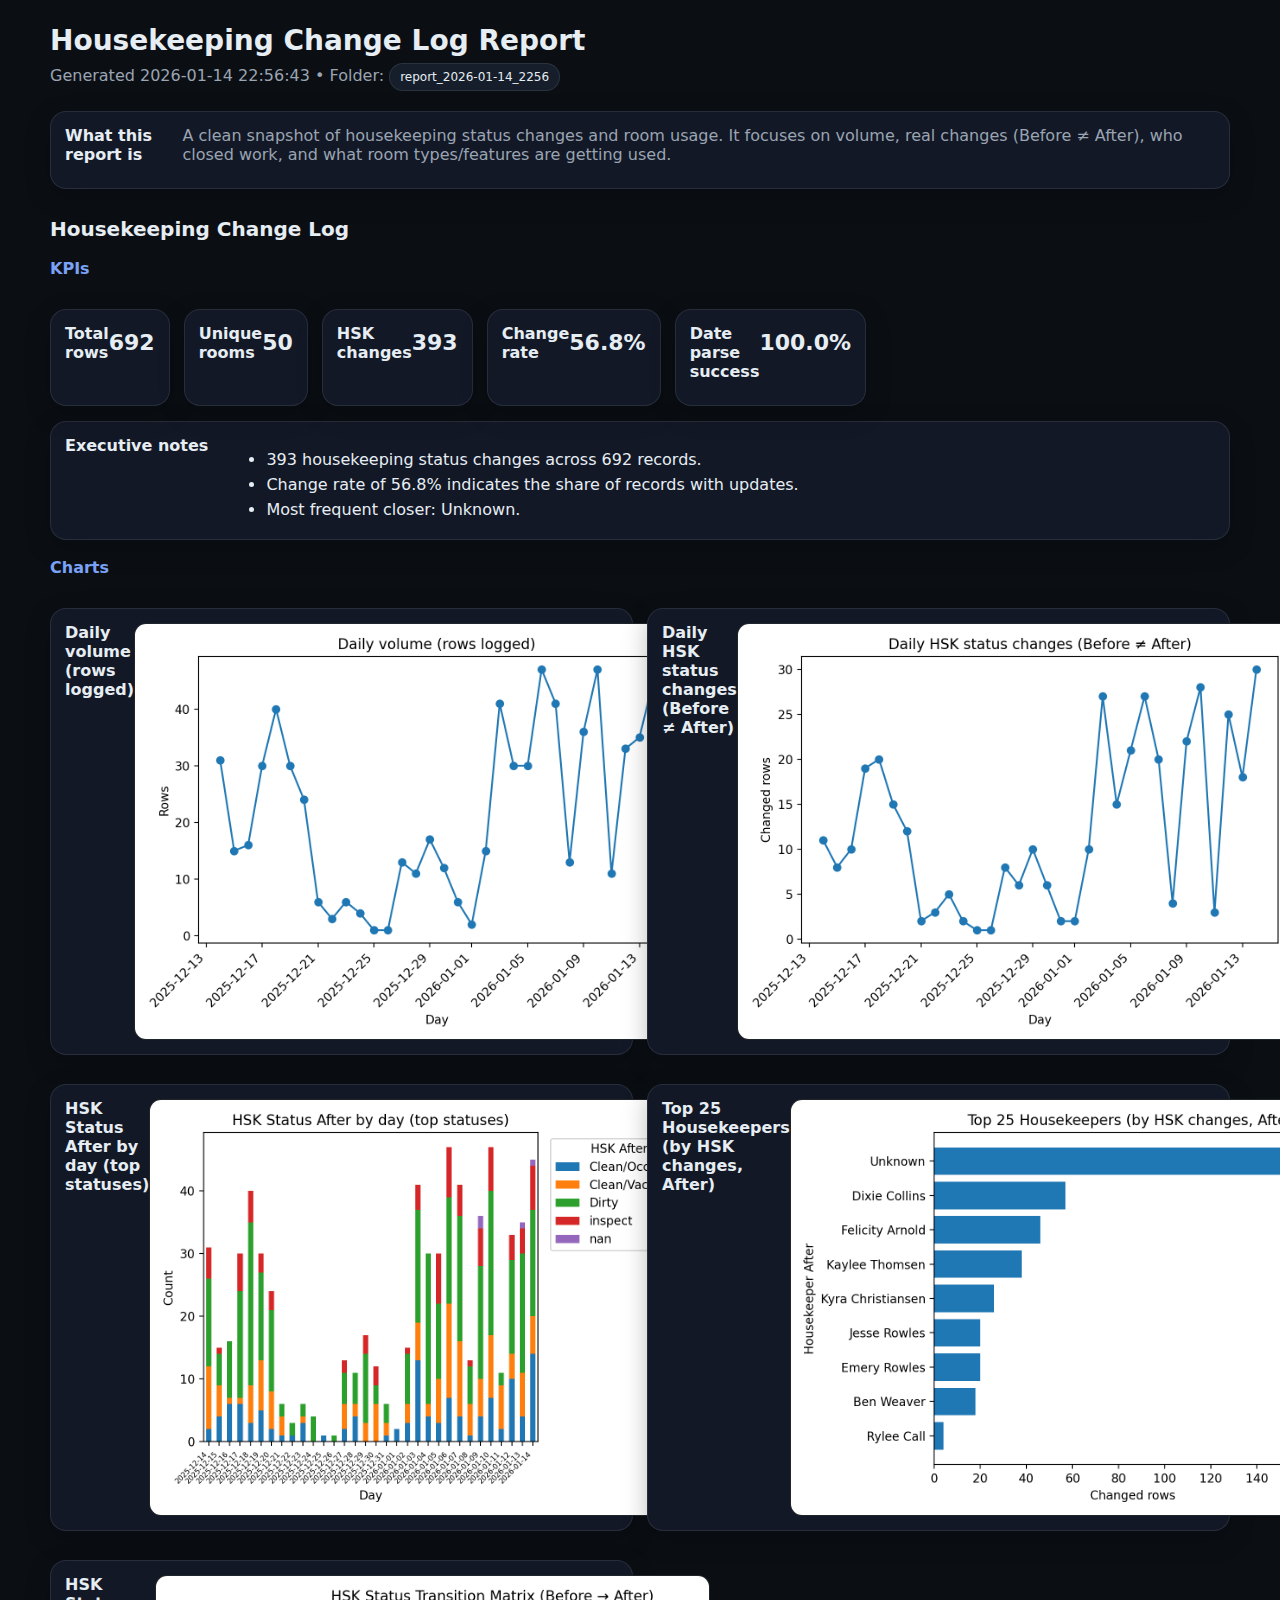
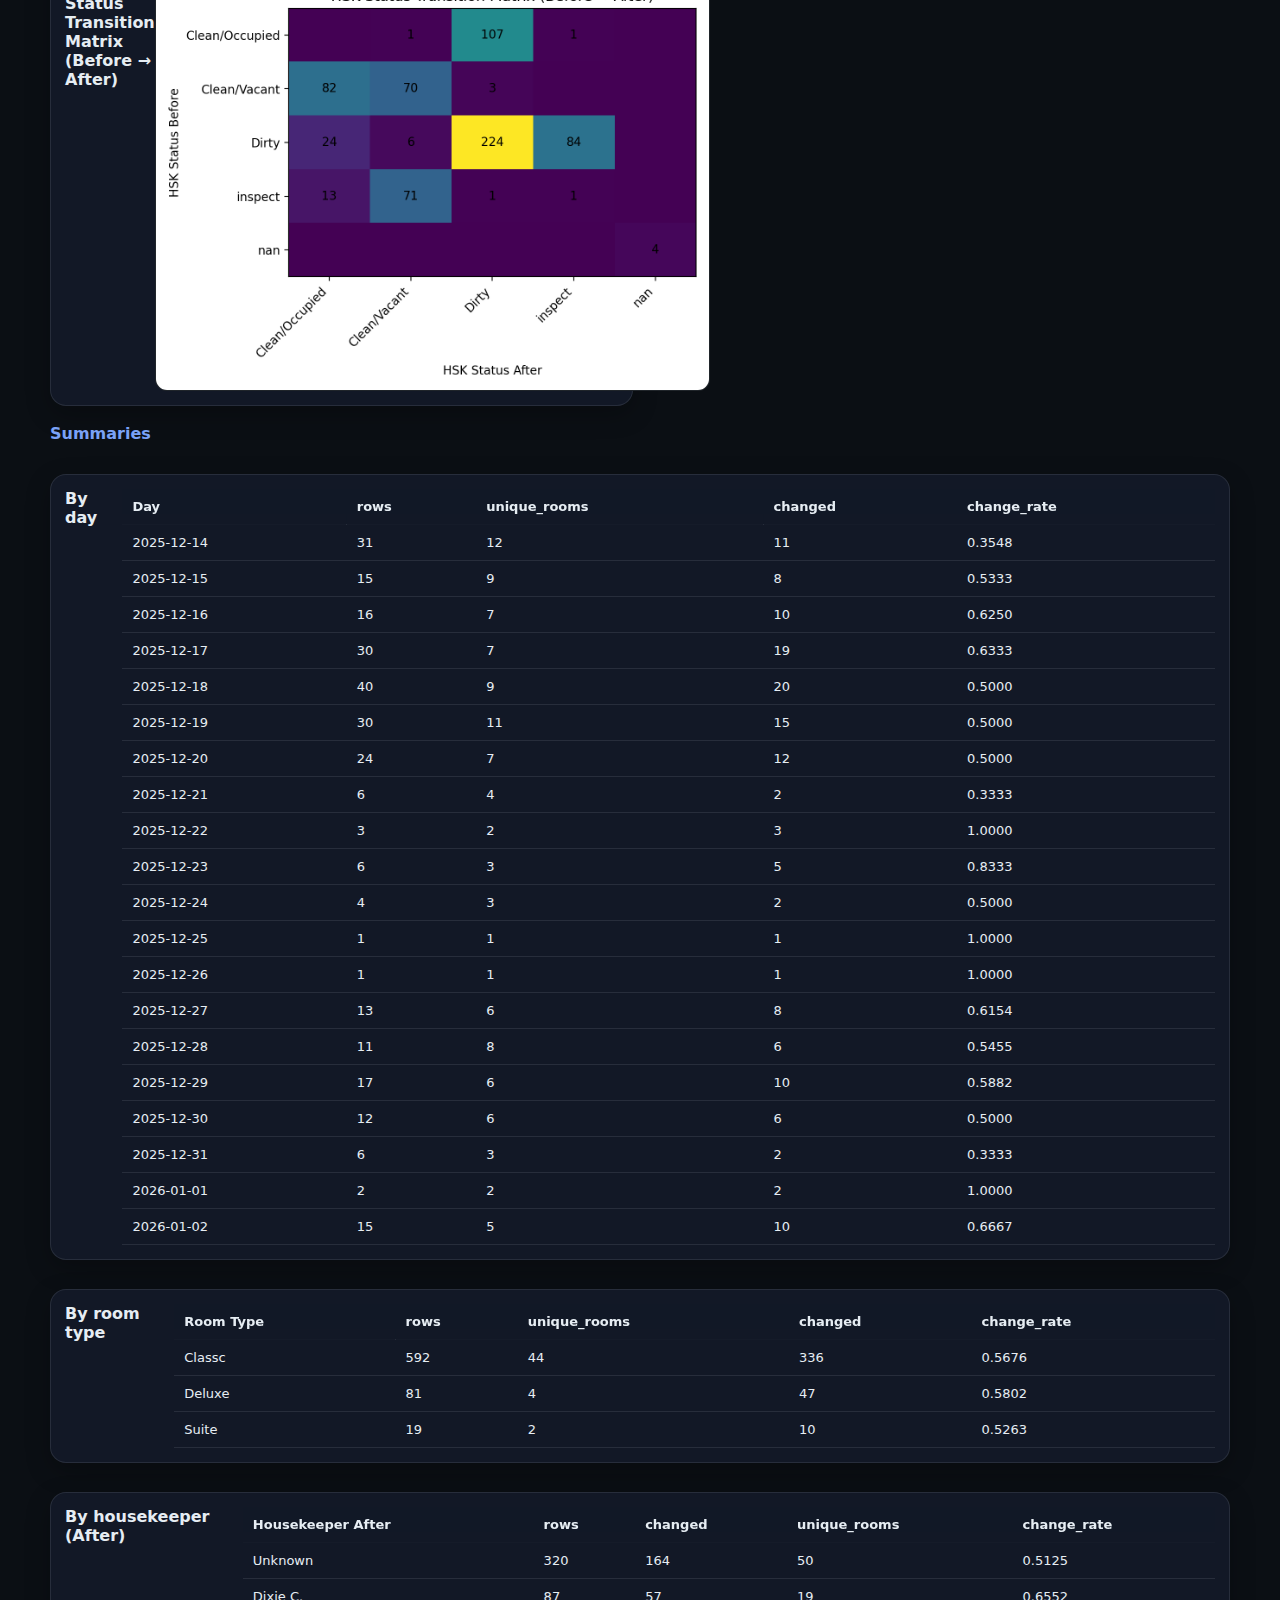
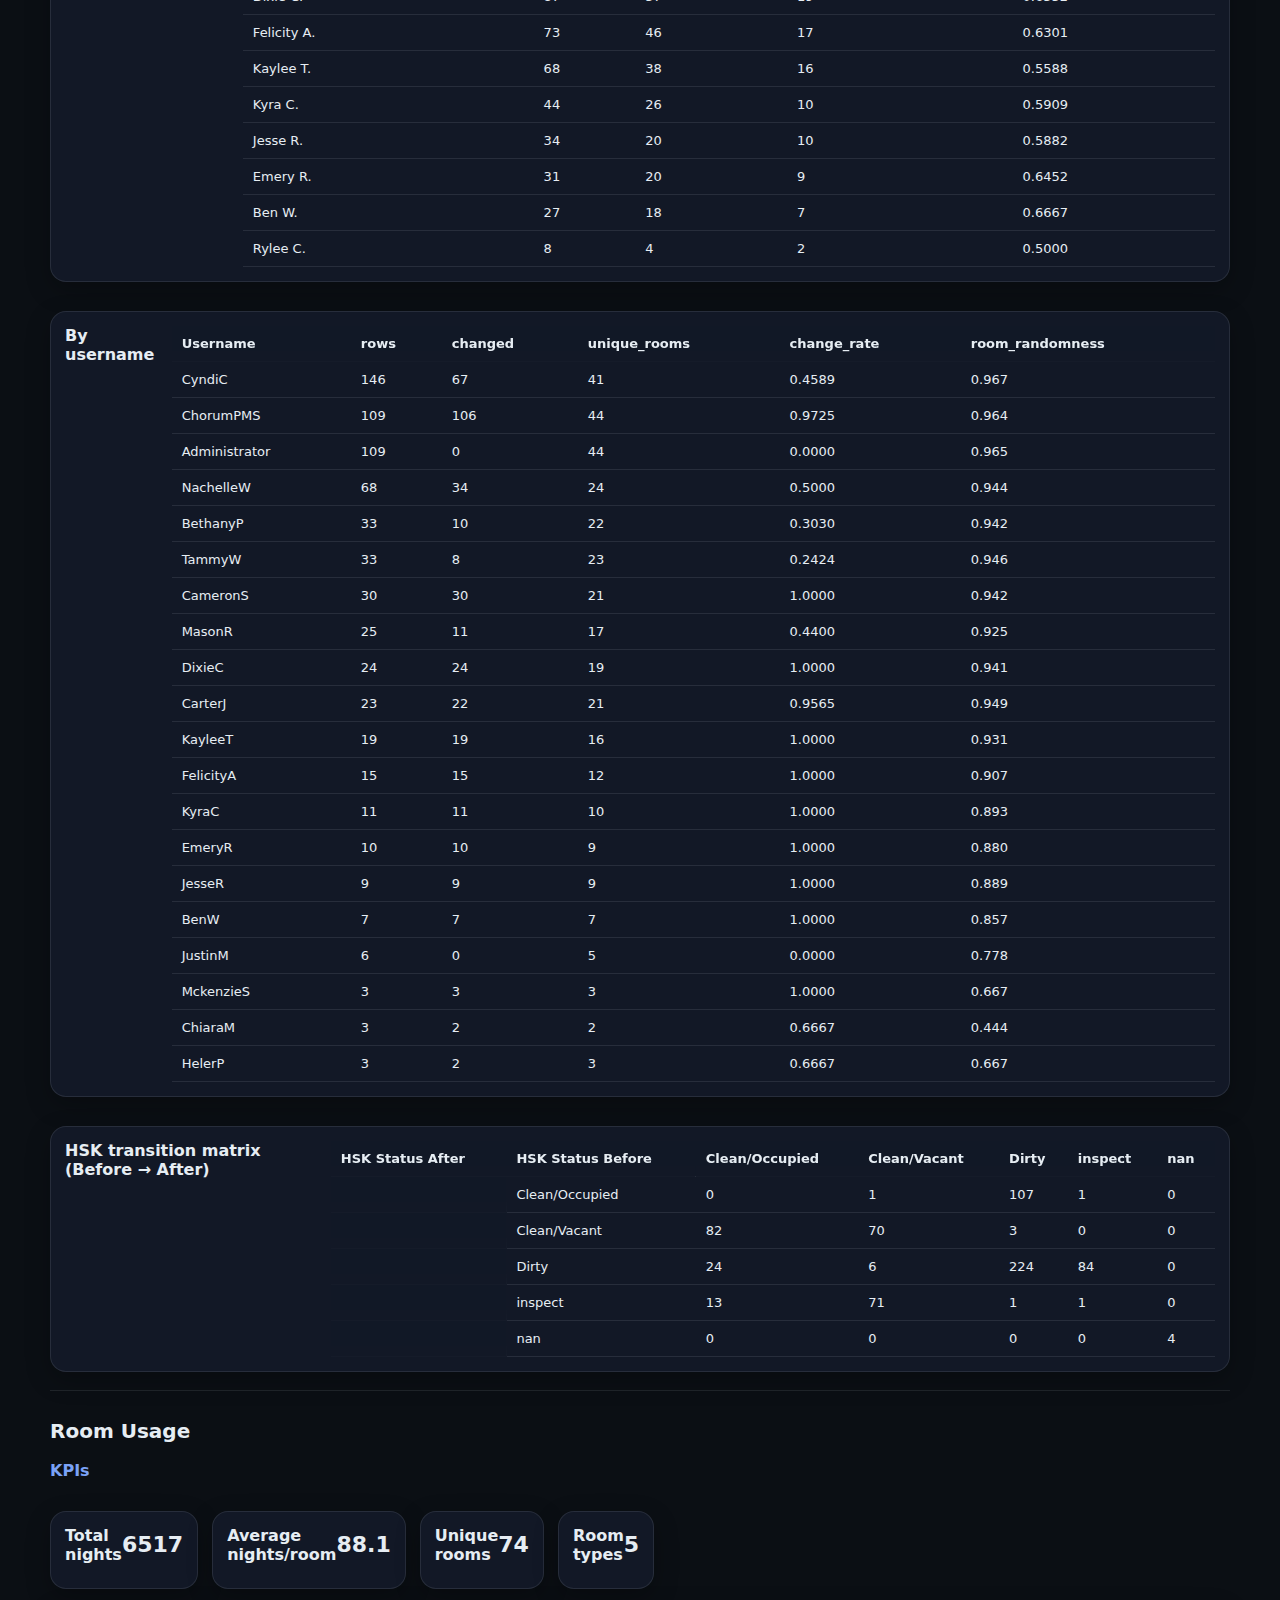
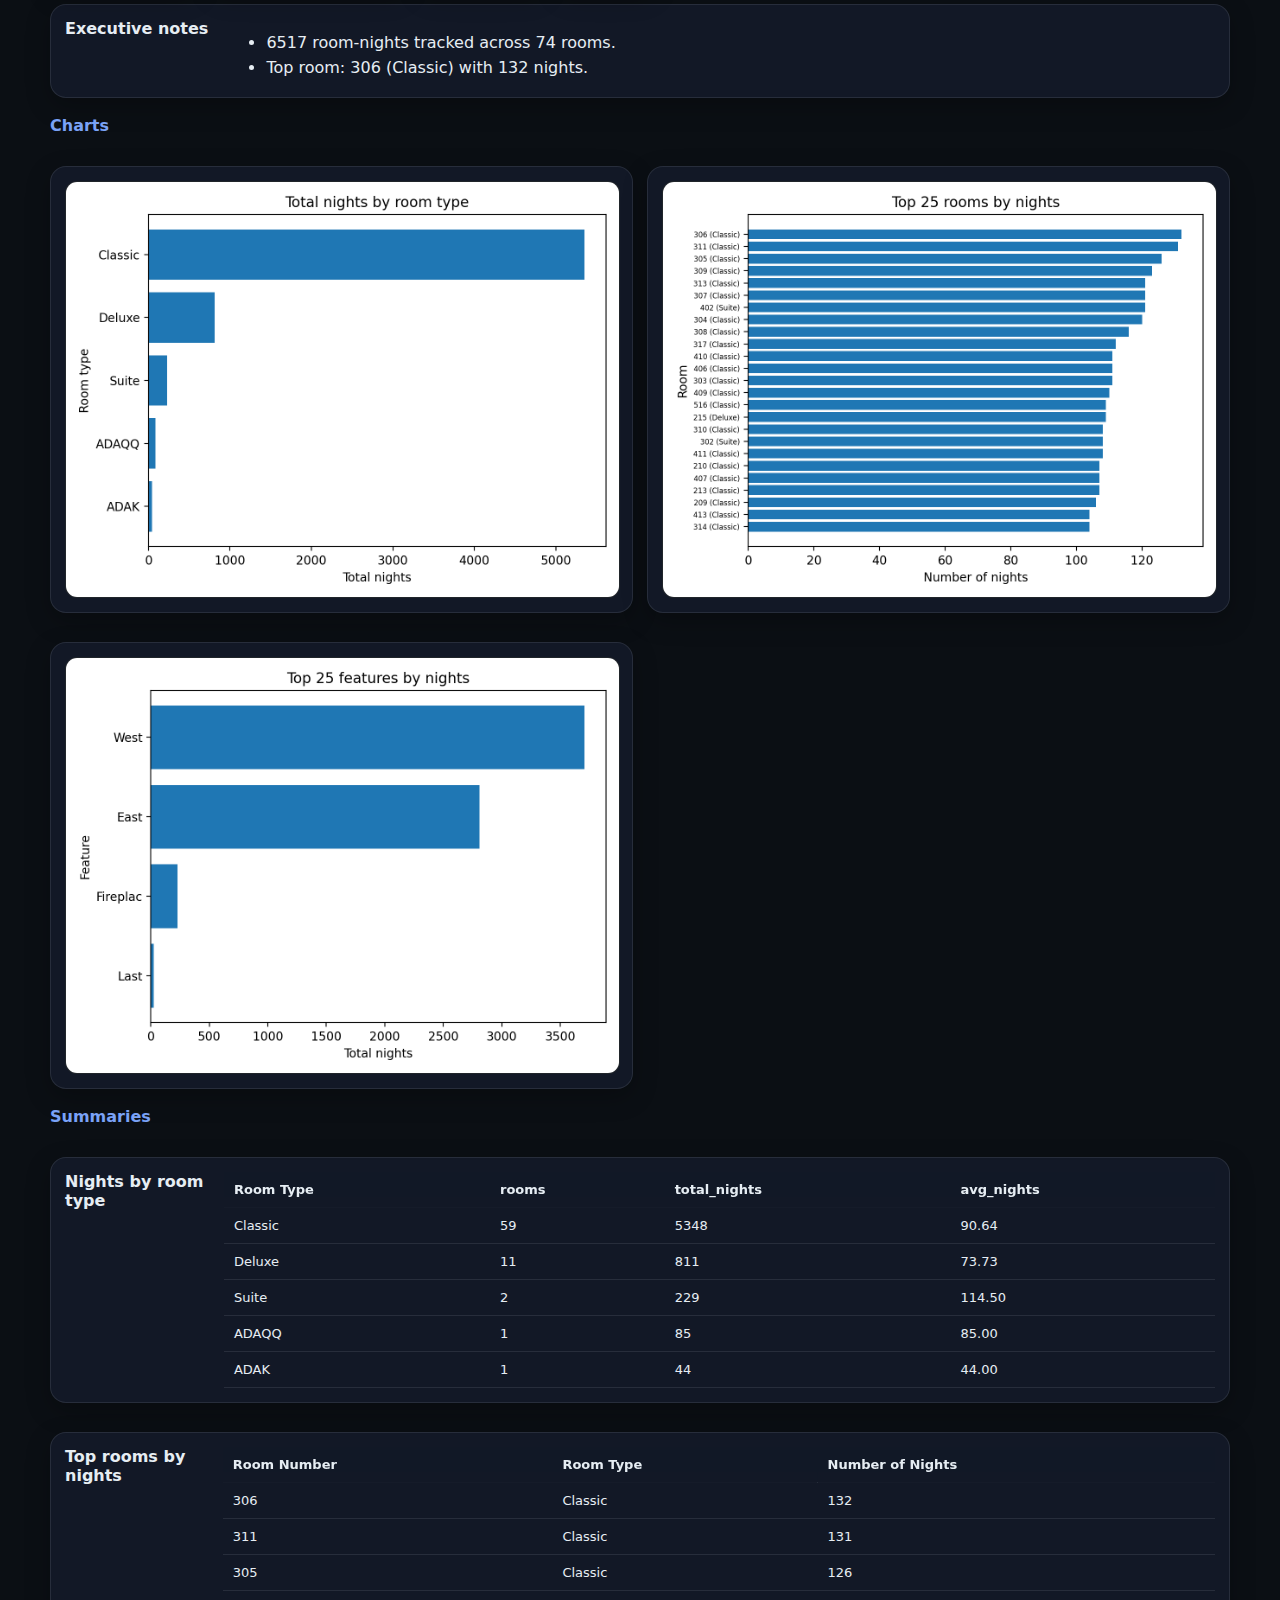
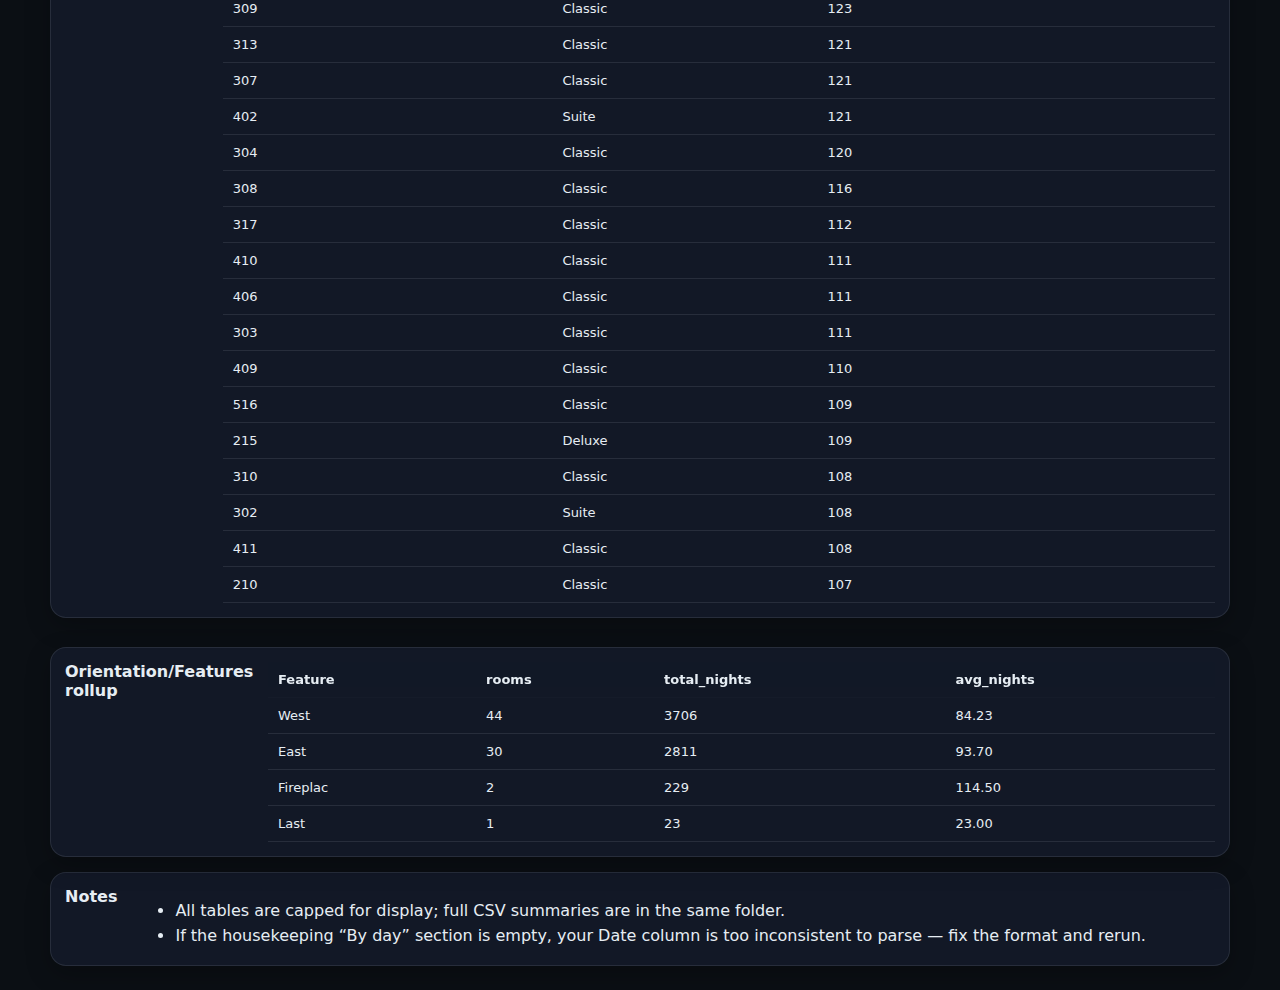
<file: index.html>
<!doctype html>
<script>
document.addEventListener("click", function (e) {
  const target = e.target.closest(".zoomable");
  if (!target) return;

  const overlay = document.createElement("div");
  overlay.className = "overlay";

  const content = document.createElement("div");
  content.className = "zoom-content";
  content.innerHTML = target.innerHTML;

  overlay.appendChild(content);
  document.body.appendChild(overlay);

  document.body.style.overflow = "hidden";

  function close() {
    overlay.remove();
    document.body.style.overflow = "";
    document.removeEventListener("keydown", onKey);
  }

  function onKey(ev) {
    if (ev.key === "Escape") close();
  }

  overlay.onclick = close;
  document.addEventListener("keydown", onKey);
});
</script>

<head>
    <meta charset="UTF-8">
    <meta name="viewport" content="width=device-width, initial-scale=1.0">
    <title>My Website</title>
    <link rel="stylesheet" href="Report.css">
</head>
    <html>
     <body>
    <div class="wrap">
      <h1>Housekeeping Change Log Report</h1>
      <div class="sub">
        Generated 2026-01-14 22:56:43 • Folder:
        <span class="pill">report_2026-01-14_2256</span>
      </div>

      <div class="card">
        <div class="caption">What this report is</div>
        <div class="muted">
          A clean snapshot of housekeeping status changes and room usage.
          It focuses on volume, real changes (Before ≠ After), who closed work, and what room types/features are getting used.
        </div>
      </div>

      <h2>Housekeeping Change Log</h2>
      <h3>KPIs</h3>
      <div class="grid">
            <div class="card span-3">
              <div class="caption">Total rows</div>
              <div class="kpi">692</div>
            </div>
            
            <div class="card span-3">
              <div class="caption">Unique rooms</div>
              <div class="kpi">50</div>
            </div>
            
            <div class="card span-3">
              <div class="caption">HSK changes</div>
              <div class="kpi">393</div>
            </div>
            
            <div class="card span-3">
              <div class="caption">Change rate</div>
              <div class="kpi">56.8%</div>
            </div>
            
            <div class="card span-3">
              <div class="caption">Date parse success</div>
              <div class="kpi">100.0%</div>
            </div>
            </div>

      <div class="card">
        <div class="caption">Executive notes</div>
        <ul><li>393 housekeeping status changes across 692 records.</li><li>Change rate of 56.8% indicates the share of records with updates.</li><li>Most frequent closer: Unknown.</li></ul>
      </div>

      <h3>Charts</h3>
      <div class="grid">
            <div class="card span-6 zoomable">
              <div class="caption">Daily volume (rows logged)</div>
              <img src="daily_volume.png" alt="Daily volume (rows logged)">
              
            </div>
            
            <div class="card span-6 zoomable">
              <div class="caption">Daily HSK status changes (Before ≠ After)</div>
              <img src="daily_changes.png" alt="Daily HSK status changes (Before ≠ After)">
              
            </div>
            
            <div class="card span-6 zoomable">
              <div class="caption">HSK Status After by day (top statuses)</div>
              <img src="hsk_after_by_day.png" alt="HSK Status After by day (top statuses)">
              
            </div>
            
            <div class="card span-6 zoomable">
              <div class="caption">Top 25 Housekeepers (by HSK changes, After)</div>
              <img src="top_housekeepers_after.png" alt="Top 25 Housekeepers (by HSK changes, After)">
              
            </div>
            
            <div class="card span-6 zoomable">
              <div class="caption">HSK Status Transition Matrix (Before → After)</div>
              <img src="hsk_transition_heatmap.png" alt="HSK Status Transition Matrix (Before → After)">
              
            </div>
            </div>

      <h3>Summaries</h3>
      <div class="grid">
        <div class="card span-12 zoomable">
          <div class="caption">By day</div>
          <table class="dataframe table">
  <thead>
    <tr style="text-align: right;">
      <th>Day</th>
      <th>rows</th>
      <th>unique_rooms</th>
      <th>changed</th>
      <th>change_rate</th>
    </tr>
  </thead>
  <tbody>
    <tr>
      <td>2025-12-14</td>
      <td>31</td>
      <td>12</td>
      <td>11</td>
      <td>0.3548</td>
    </tr>
    <tr>
      <td>2025-12-15</td>
      <td>15</td>
      <td>9</td>
      <td>8</td>
      <td>0.5333</td>
    </tr>
    <tr>
      <td>2025-12-16</td>
      <td>16</td>
      <td>7</td>
      <td>10</td>
      <td>0.6250</td>
    </tr>
    <tr>
      <td>2025-12-17</td>
      <td>30</td>
      <td>7</td>
      <td>19</td>
      <td>0.6333</td>
    </tr>
    <tr>
      <td>2025-12-18</td>
      <td>40</td>
      <td>9</td>
      <td>20</td>
      <td>0.5000</td>
    </tr>
    <tr>
      <td>2025-12-19</td>
      <td>30</td>
      <td>11</td>
      <td>15</td>
      <td>0.5000</td>
    </tr>
    <tr>
      <td>2025-12-20</td>
      <td>24</td>
      <td>7</td>
      <td>12</td>
      <td>0.5000</td>
    </tr>
    <tr>
      <td>2025-12-21</td>
      <td>6</td>
      <td>4</td>
      <td>2</td>
      <td>0.3333</td>
    </tr>
    <tr>
      <td>2025-12-22</td>
      <td>3</td>
      <td>2</td>
      <td>3</td>
      <td>1.0000</td>
    </tr>
    <tr>
      <td>2025-12-23</td>
      <td>6</td>
      <td>3</td>
      <td>5</td>
      <td>0.8333</td>
    </tr>
    <tr>
      <td>2025-12-24</td>
      <td>4</td>
      <td>3</td>
      <td>2</td>
      <td>0.5000</td>
    </tr>
    <tr>
      <td>2025-12-25</td>
      <td>1</td>
      <td>1</td>
      <td>1</td>
      <td>1.0000</td>
    </tr>
    <tr>
      <td>2025-12-26</td>
      <td>1</td>
      <td>1</td>
      <td>1</td>
      <td>1.0000</td>
    </tr>
    <tr>
      <td>2025-12-27</td>
      <td>13</td>
      <td>6</td>
      <td>8</td>
      <td>0.6154</td>
    </tr>
    <tr>
      <td>2025-12-28</td>
      <td>11</td>
      <td>8</td>
      <td>6</td>
      <td>0.5455</td>
    </tr>
    <tr>
      <td>2025-12-29</td>
      <td>17</td>
      <td>6</td>
      <td>10</td>
      <td>0.5882</td>
    </tr>
    <tr>
      <td>2025-12-30</td>
      <td>12</td>
      <td>6</td>
      <td>6</td>
      <td>0.5000</td>
    </tr>
    <tr>
      <td>2025-12-31</td>
      <td>6</td>
      <td>3</td>
      <td>2</td>
      <td>0.3333</td>
    </tr>
    <tr>
      <td>2026-01-01</td>
      <td>2</td>
      <td>2</td>
      <td>2</td>
      <td>1.0000</td>
    </tr>
    <tr>
      <td>2026-01-02</td>
      <td>15</td>
      <td>5</td>
      <td>10</td>
      <td>0.6667</td>
    </tr>
  </tbody>
</table>
        </div>
        <div class="card span-12 zoomable">
          <div class="caption">By room type</div>
          <table class="dataframe table">
  <thead>
    <tr style="text-align: right;">
      <th>Room Type</th>
      <th>rows</th>
      <th>unique_rooms</th>
      <th>changed</th>
      <th>change_rate</th>
    </tr>
  </thead>
  <tbody>
    <tr>
      <td>Classc</td>
      <td>592</td>
      <td>44</td>
      <td>336</td>
      <td>0.5676</td>
    </tr>
    <tr>
      <td>Deluxe</td>
      <td>81</td>
      <td>4</td>
      <td>47</td>
      <td>0.5802</td>
    </tr>
    <tr>
      <td>Suite</td>
      <td>19</td>
      <td>2</td>
      <td>10</td>
      <td>0.5263</td>
    </tr>
  </tbody>
</table>
        </div>
        <div class="card span-12 zoomable">
          <div class="caption">By housekeeper (After)</div>
          <table class="dataframe table">
  <thead>
    <tr style="text-align: right;">
      <th>Housekeeper After</th>
      <th>rows</th>
      <th>changed</th>
      <th>unique_rooms</th>
      <th>change_rate</th>
    </tr>
  </thead>
  <tbody>
    <tr>
      <td>Unknown</td>
      <td>320</td>
      <td>164</td>
      <td>50</td>
      <td>0.5125</td>
    </tr>
    <tr>
      <td>Dixie C.</td>
      <td>87</td>
      <td>57</td>
      <td>19</td>
      <td>0.6552</td>
    </tr>
    <tr>
      <td>Felicity A.</td>
      <td>73</td>
      <td>46</td>
      <td>17</td>
      <td>0.6301</td>
    </tr>
    <tr>
      <td>Kaylee T.</td>
      <td>68</td>
      <td>38</td>
      <td>16</td>
      <td>0.5588</td>
    </tr>
    <tr>
      <td>Kyra C.</td>
      <td>44</td>
      <td>26</td>
      <td>10</td>
      <td>0.5909</td>
    </tr>
    <tr>
      <td>Jesse R.</td>
      <td>34</td>
      <td>20</td>
      <td>10</td>
      <td>0.5882</td>
    </tr>
    <tr>
      <td>Emery R.</td>
      <td>31</td>
      <td>20</td>
      <td>9</td>
      <td>0.6452</td>
    </tr>
    <tr>
      <td>Ben W.</td>
      <td>27</td>
      <td>18</td>
      <td>7</td>
      <td>0.6667</td>
    </tr>
    <tr>
      <td>Rylee C.</td>
      <td>8</td>
      <td>4</td>
      <td>2</td>
      <td>0.5000</td>
    </tr>
  </tbody>
</table>
        </div>
        <div class="card span-12 zoomable">
          <div class="caption">By username</div>
          <table class="dataframe table">
  <thead>
    <tr style="text-align: right;">
      <th>Username</th>
      <th>rows</th>
      <th>changed</th>
      <th>unique_rooms</th>
      <th>change_rate</th>
      <th>room_randomness</th>
    </tr>
  </thead>
  <tbody>
    <tr>
      <td>CyndiC</td>
      <td>146</td>
      <td>67</td>
      <td>41</td>
      <td>0.4589</td>
      <td>0.967</td>
    </tr>
    <tr>
      <td>ChorumPMS</td>
      <td>109</td>
      <td>106</td>
      <td>44</td>
      <td>0.9725</td>
      <td>0.964</td>
    </tr>
    <tr>
      <td>Administrator</td>
      <td>109</td>
      <td>0</td>
      <td>44</td>
      <td>0.0000</td>
      <td>0.965</td>
    </tr>
    <tr>
      <td>NachelleW</td>
      <td>68</td>
      <td>34</td>
      <td>24</td>
      <td>0.5000</td>
      <td>0.944</td>
    </tr>
    <tr>
      <td>BethanyP</td>
      <td>33</td>
      <td>10</td>
      <td>22</td>
      <td>0.3030</td>
      <td>0.942</td>
    </tr>
    <tr>
      <td>TammyW</td>
      <td>33</td>
      <td>8</td>
      <td>23</td>
      <td>0.2424</td>
      <td>0.946</td>
    </tr>
    <tr>
      <td>CameronS</td>
      <td>30</td>
      <td>30</td>
      <td>21</td>
      <td>1.0000</td>
      <td>0.942</td>
    </tr>
    <tr>
      <td>MasonR</td>
      <td>25</td>
      <td>11</td>
      <td>17</td>
      <td>0.4400</td>
      <td>0.925</td>
    </tr>
    <tr>
      <td>DixieC</td>
      <td>24</td>
      <td>24</td>
      <td>19</td>
      <td>1.0000</td>
      <td>0.941</td>
    </tr>
    <tr>
      <td>CarterJ</td>
      <td>23</td>
      <td>22</td>
      <td>21</td>
      <td>0.9565</td>
      <td>0.949</td>
    </tr>
    <tr>
      <td>KayleeT</td>
      <td>19</td>
      <td>19</td>
      <td>16</td>
      <td>1.0000</td>
      <td>0.931</td>
    </tr>
    <tr>
      <td>FelicityA</td>
      <td>15</td>
      <td>15</td>
      <td>12</td>
      <td>1.0000</td>
      <td>0.907</td>
    </tr>
    <tr>
      <td>KyraC</td>
      <td>11</td>
      <td>11</td>
      <td>10</td>
      <td>1.0000</td>
      <td>0.893</td>
    </tr>
    <tr>
      <td>EmeryR</td>
      <td>10</td>
      <td>10</td>
      <td>9</td>
      <td>1.0000</td>
      <td>0.880</td>
    </tr>
    <tr>
      <td>JesseR</td>
      <td>9</td>
      <td>9</td>
      <td>9</td>
      <td>1.0000</td>
      <td>0.889</td>
    </tr>
    <tr>
      <td>BenW</td>
      <td>7</td>
      <td>7</td>
      <td>7</td>
      <td>1.0000</td>
      <td>0.857</td>
    </tr>
    <tr>
      <td>JustinM</td>
      <td>6</td>
      <td>0</td>
      <td>5</td>
      <td>0.0000</td>
      <td>0.778</td>
    </tr>
    <tr>
      <td>MckenzieS</td>
      <td>3</td>
      <td>3</td>
      <td>3</td>
      <td>1.0000</td>
      <td>0.667</td>
    </tr>
    <tr>
      <td>ChiaraM</td>
      <td>3</td>
      <td>2</td>
      <td>2</td>
      <td>0.6667</td>
      <td>0.444</td>
    </tr>
    <tr>
      <td>HelerP</td>
      <td>3</td>
      <td>2</td>
      <td>3</td>
      <td>0.6667</td>
      <td>0.667</td>
    </tr>
  </tbody>
</table>
        </div>
        <div class="card span-12 zoomable">
          <div class="caption">HSK transition matrix (Before → After)</div>
          <table class="dataframe table">
  <thead>
    <tr style="text-align: right;">
      <th>HSK Status After</th>
      <th>HSK Status Before</th>
      <th>Clean/Occupied</th>
      <th>Clean/Vacant</th>
      <th>Dirty</th>
      <th>inspect</th>
      <th>nan</th>
    </tr>
  </thead>
  <tbody>
    <tr>
      <th></th>
      <td>Clean/Occupied</td>
      <td>0</td>
      <td>1</td>
      <td>107</td>
      <td>1</td>
      <td>0</td>
    </tr>
    <tr>
      <th></th>
      <td>Clean/Vacant</td>
      <td>82</td>
      <td>70</td>
      <td>3</td>
      <td>0</td>
      <td>0</td>
    </tr>
    <tr>
      <th></th>
      <td>Dirty</td>
      <td>24</td>
      <td>6</td>
      <td>224</td>
      <td>84</td>
      <td>0</td>
    </tr>
    <tr>
      <th></th>
      <td>inspect</td>
      <td>13</td>
      <td>71</td>
      <td>1</td>
      <td>1</td>
      <td>0</td>
    </tr>
    <tr>
      <th></th>
      <td>nan</td>
      <td>0</td>
      <td>0</td>
      <td>0</td>
      <td>0</td>
      <td>4</td>
    </tr>
  </tbody>
</table>
        </div>
      </div>

      <div class="hr"></div>

      <h2>Room Usage</h2>
      <h3>KPIs</h3>
      <div class="grid">
            <div class="card span-3">
              <div class="caption">Total nights</div>
              <div class="kpi">6517</div>
            </div>
            
            <div class="card span-3">
              <div class="caption">Average nights/room</div>
              <div class="kpi">88.1</div>
            </div>
            
            <div class="card span-3">
              <div class="caption">Unique rooms</div>
              <div class="kpi">74</div>
            </div>
            
            <div class="card span-3">
              <div class="caption">Room types</div>
              <div class="kpi">5</div>
            </div>
            </div>

      <div class="card">
        <div class="caption">Executive notes</div>
        <ul><li>6517 room-nights tracked across 74 rooms.</li><li>Top room: 306 (Classic) with 132 nights.</li></ul>
      </div>

      <h3>Charts</h3>
      <div class="grid">
            <div class="card span-6 zoomable">
              <div class="caption"></div>
              <img src="room_usage_room_type_nights.png" alt="">
              
            </div>
            
            <div class="card span-6 zoomable">
              <div class="caption"></div>
              <img src="room_usage_top_rooms.png" alt="">
              
            </div>
            
            <div class="card span-6 zoomable">
              <div class="caption"></div>
              <img src="room_usage_feature_nights.png" alt="">
              
            </div>
            </div>

      <h3>Summaries</h3>
      <div class="grid">
        <div class="card span-12">
          <div class="caption">Nights by room type</div>
          <table class="dataframe table">
  <thead>
    <tr style="text-align: right;">
      <th>Room Type</th>
      <th>rooms</th>
      <th>total_nights</th>
      <th>avg_nights</th>
    </tr>
  </thead>
  <tbody>
    <tr>
      <td>Classic</td>
      <td>59</td>
      <td>5348</td>
      <td>90.64</td>
    </tr>
    <tr>
      <td>Deluxe</td>
      <td>11</td>
      <td>811</td>
      <td>73.73</td>
    </tr>
    <tr>
      <td>Suite</td>
      <td>2</td>
      <td>229</td>
      <td>114.50</td>
    </tr>
    <tr>
      <td>ADAQQ</td>
      <td>1</td>
      <td>85</td>
      <td>85.00</td>
    </tr>
    <tr>
      <td>ADAK</td>
      <td>1</td>
      <td>44</td>
      <td>44.00</td>
    </tr>
  </tbody>
</table>
        </div>
        <div class="card span-12 zoomable">
          <div class="caption">Top rooms by nights</div>
          <table class="dataframe table">
  <thead>
    <tr style="text-align: right;">
      <th>Room Number</th>
      <th>Room Type</th>
      <th>Number of Nights</th>
    </tr>
  </thead>
  <tbody>
    <tr>
      <td>306</td>
      <td>Classic</td>
      <td>132</td>
    </tr>
    <tr>
      <td>311</td>
      <td>Classic</td>
      <td>131</td>
    </tr>
    <tr>
      <td>305</td>
      <td>Classic</td>
      <td>126</td>
    </tr>
    <tr>
      <td>309</td>
      <td>Classic</td>
      <td>123</td>
    </tr>
    <tr>
      <td>313</td>
      <td>Classic</td>
      <td>121</td>
    </tr>
    <tr>
      <td>307</td>
      <td>Classic</td>
      <td>121</td>
    </tr>
    <tr>
      <td>402</td>
      <td>Suite</td>
      <td>121</td>
    </tr>
    <tr>
      <td>304</td>
      <td>Classic</td>
      <td>120</td>
    </tr>
    <tr>
      <td>308</td>
      <td>Classic</td>
      <td>116</td>
    </tr>
    <tr>
      <td>317</td>
      <td>Classic</td>
      <td>112</td>
    </tr>
    <tr>
      <td>410</td>
      <td>Classic</td>
      <td>111</td>
    </tr>
    <tr>
      <td>406</td>
      <td>Classic</td>
      <td>111</td>
    </tr>
    <tr>
      <td>303</td>
      <td>Classic</td>
      <td>111</td>
    </tr>
    <tr>
      <td>409</td>
      <td>Classic</td>
      <td>110</td>
    </tr>
    <tr>
      <td>516</td>
      <td>Classic</td>
      <td>109</td>
    </tr>
    <tr>
      <td>215</td>
      <td>Deluxe</td>
      <td>109</td>
    </tr>
    <tr>
      <td>310</td>
      <td>Classic</td>
      <td>108</td>
    </tr>
    <tr>
      <td>302</td>
      <td>Suite</td>
      <td>108</td>
    </tr>
    <tr>
      <td>411</td>
      <td>Classic</td>
      <td>108</td>
    </tr>
    <tr>
      <td>210</td>
      <td>Classic</td>
      <td>107</td>
    </tr>
  </tbody>
</table>
        </div>
        <div class="card span-12">
          <div class="caption">Orientation/Features rollup</div>
          <table class="dataframe table">
  <thead>
    <tr style="text-align: right;">
      <th>Feature</th>
      <th>rooms</th>
      <th>total_nights</th>
      <th>avg_nights</th>
    </tr>
  </thead>
  <tbody>
    <tr>
      <td>West</td>
      <td>44</td>
      <td>3706</td>
      <td>84.23</td>
    </tr>
    <tr>
      <td>East</td>
      <td>30</td>
      <td>2811</td>
      <td>93.70</td>
    </tr>
    <tr>
      <td>Fireplac</td>
      <td>2</td>
      <td>229</td>
      <td>114.50</td>
    </tr>
    <tr>
      <td>Last</td>
      <td>1</td>
      <td>23</td>
      <td>23.00</td>
    </tr>
  </tbody>
</table>
        </div>
      </div>

      <div class="card">
        <div class="caption">Notes</div>
        <ul>
          <li>All tables are capped for display; full CSV summaries are in the same folder.</li>
          <li>If the housekeeping “By day” section is empty, your Date column is too inconsistent to parse — fix the format and rerun.</li>
        </ul>
      </div>
    </div>
    </body>
    </html>
</file>
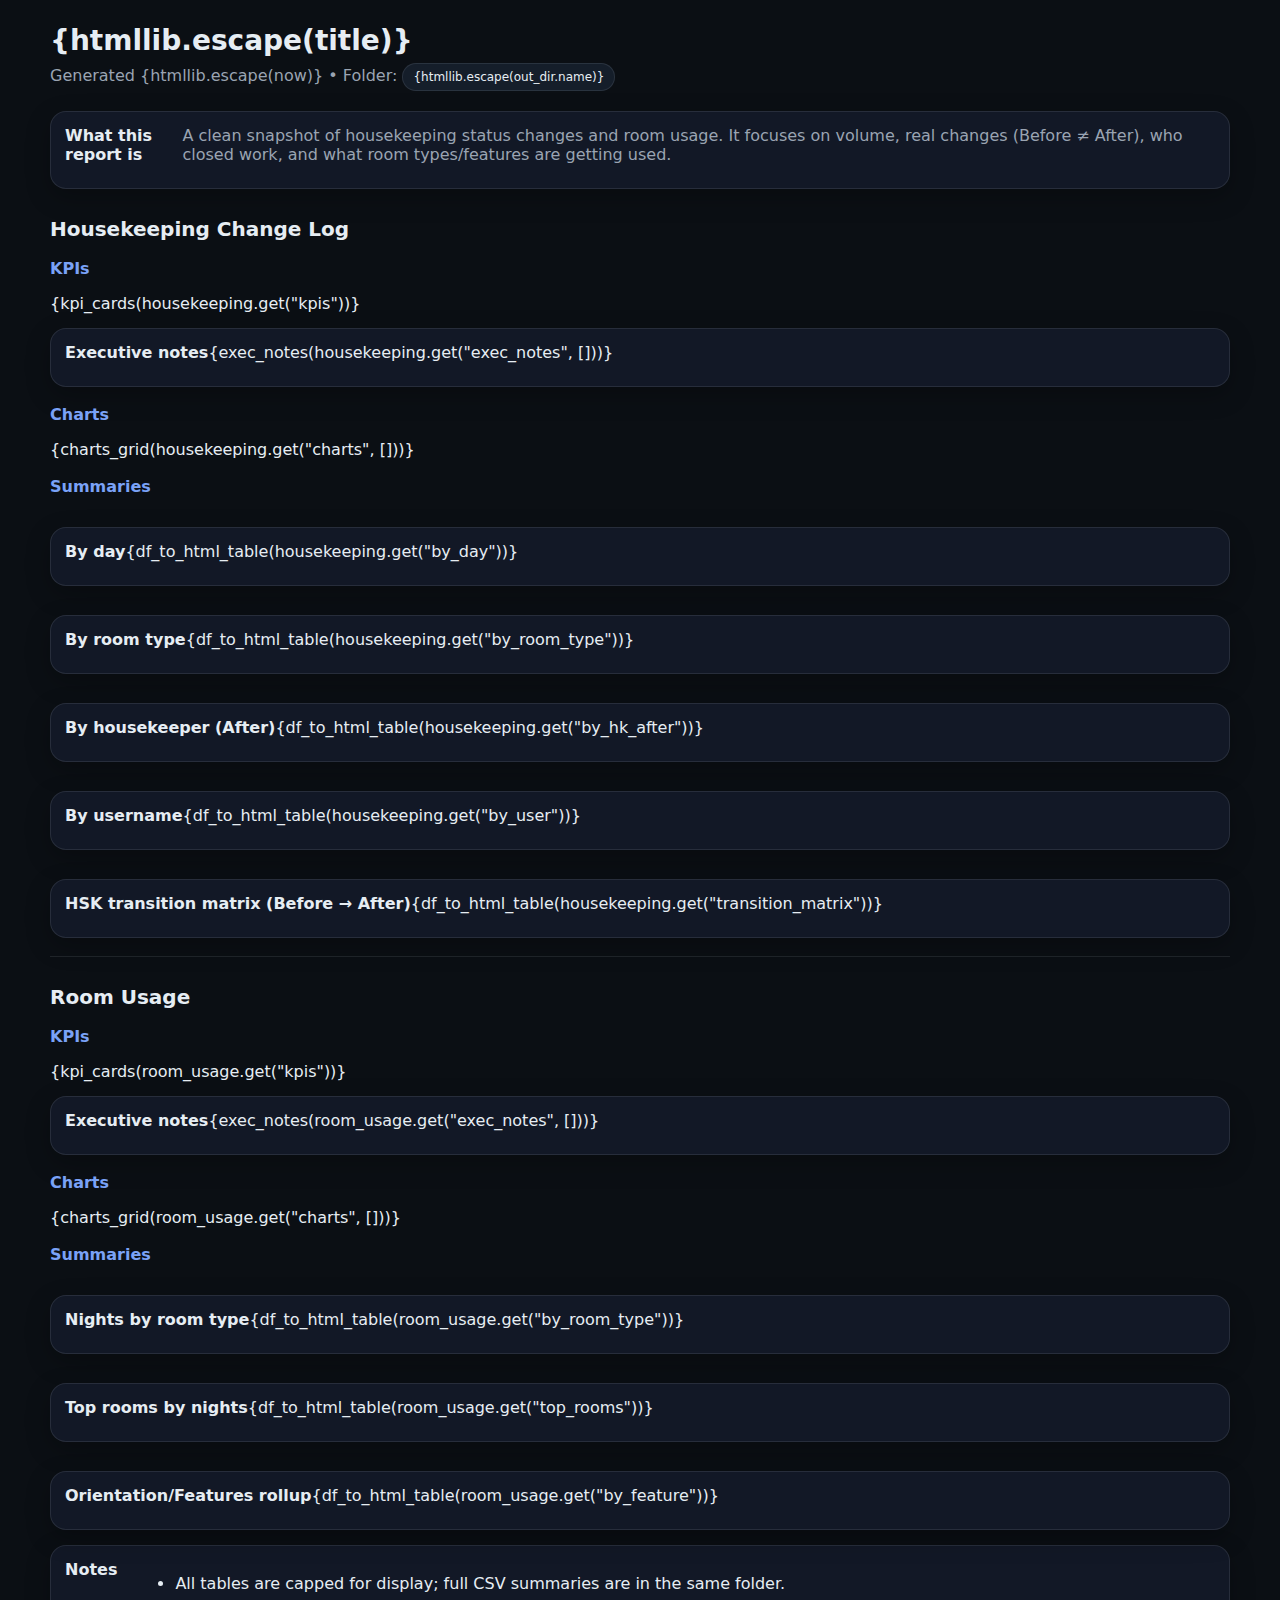
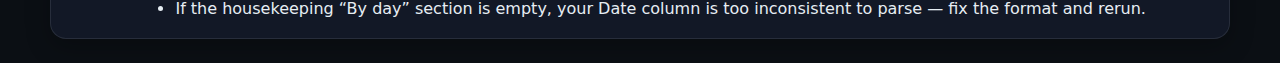
<file: Fixing up layout.html>
<!doctype html>
<script>
document.addEventListener("click", function (e) {{
  const target = e.target.closest(".zoomable");
  if (!target) return;

  const overlay = document.createElement("div");
  overlay.className = "overlay";

  const content = document.createElement("div");
  content.className = "zoom-content";
  content.innerHTML = target.innerHTML;

  overlay.appendChild(content);
  document.body.appendChild(overlay);

  document.body.style.overflow = "hidden";

  function close() {{
    overlay.remove();
    document.body.style.overflow = "";
    document.removeEventListener("keydown", onKey);
  }}

  function onKey(ev) {{
    if (ev.key === "Escape") close();
  }}

  overlay.onclick = close;
  document.addEventListener("keydown", onKey);
}});
</script>

<head>
    <meta charset="UTF-8">
    <meta name="viewport" content="width=device-width, initial-scale=1.0">
    <title>My Website</title>
    <link rel="stylesheet" href="Report.css">
</head>
    <html>
     <body>
    <div class="wrap">
      <h1>{htmllib.escape(title)}</h1>
      <div class="sub">
        Generated {htmllib.escape(now)} • Folder:
        <span class="pill">{htmllib.escape(out_dir.name)}</span>
      </div>

      <div class="card">
        <div class="caption">What this report is</div>
        <div class="muted">
          A clean snapshot of housekeeping status changes and room usage.
          It focuses on volume, real changes (Before ≠ After), who closed work, and what room types/features are getting used.
        </div>
      </div>

      <h2>Housekeeping Change Log</h2>
      <h3>KPIs</h3>
      {kpi_cards(housekeeping.get("kpis"))}

      <div class="card">
        <div class="caption">Executive notes</div>
        {exec_notes(housekeeping.get("exec_notes", []))}
      </div>

      <h3>Charts</h3>
      {charts_grid(housekeeping.get("charts", []))}

      <h3>Summaries</h3>
      <div class="grid">
        <div class="card span-12 zoomable">
          <div class="caption">By day</div>
          {df_to_html_table(housekeeping.get("by_day"))}
        </div>
        <div class="card span-12 zoomable">
          <div class="caption">By room type</div>
          {df_to_html_table(housekeeping.get("by_room_type"))}
        </div>
        <div class="card span-12 zoomable">
          <div class="caption">By housekeeper (After)</div>
          {df_to_html_table(housekeeping.get("by_hk_after"))}
        </div>
        <div class="card span-12 zoomable">
          <div class="caption">By username</div>
          {df_to_html_table(housekeeping.get("by_user"))}
        </div>
        <div class="card span-12 zoomable">
          <div class="caption">HSK transition matrix (Before → After)</div>
          {df_to_html_table(housekeeping.get("transition_matrix"))}
        </div>
      </div>

      <div class="hr"></div>

      <h2>Room Usage</h2>
      <h3>KPIs</h3>
      {kpi_cards(room_usage.get("kpis"))}

      <div class="card">
        <div class="caption">Executive notes</div>
        {exec_notes(room_usage.get("exec_notes", []))}
      </div>

      <h3>Charts</h3>
      {charts_grid(room_usage.get("charts", []))}

      <h3>Summaries</h3>
      <div class="grid">
        <div class="card span-12">
          <div class="caption">Nights by room type</div>
          {df_to_html_table(room_usage.get("by_room_type"))}
        </div>
        <div class="card span-12 zoomable">
          <div class="caption">Top rooms by nights</div>
          {df_to_html_table(room_usage.get("top_rooms"))}
        </div>
        <div class="card span-12">
          <div class="caption">Orientation/Features rollup</div>
          {df_to_html_table(room_usage.get("by_feature"))}
        </div>
      </div>

      <div class="card">
        <div class="caption">Notes</div>
        <ul>
          <li>All tables are capped for display; full CSV summaries are in the same folder.</li>
          <li>If the housekeeping “By day” section is empty, your Date column is too inconsistent to parse — fix the format and rerun.</li>
        </ul>
      </div>
    </div>
    </body>
    </html>
</file>
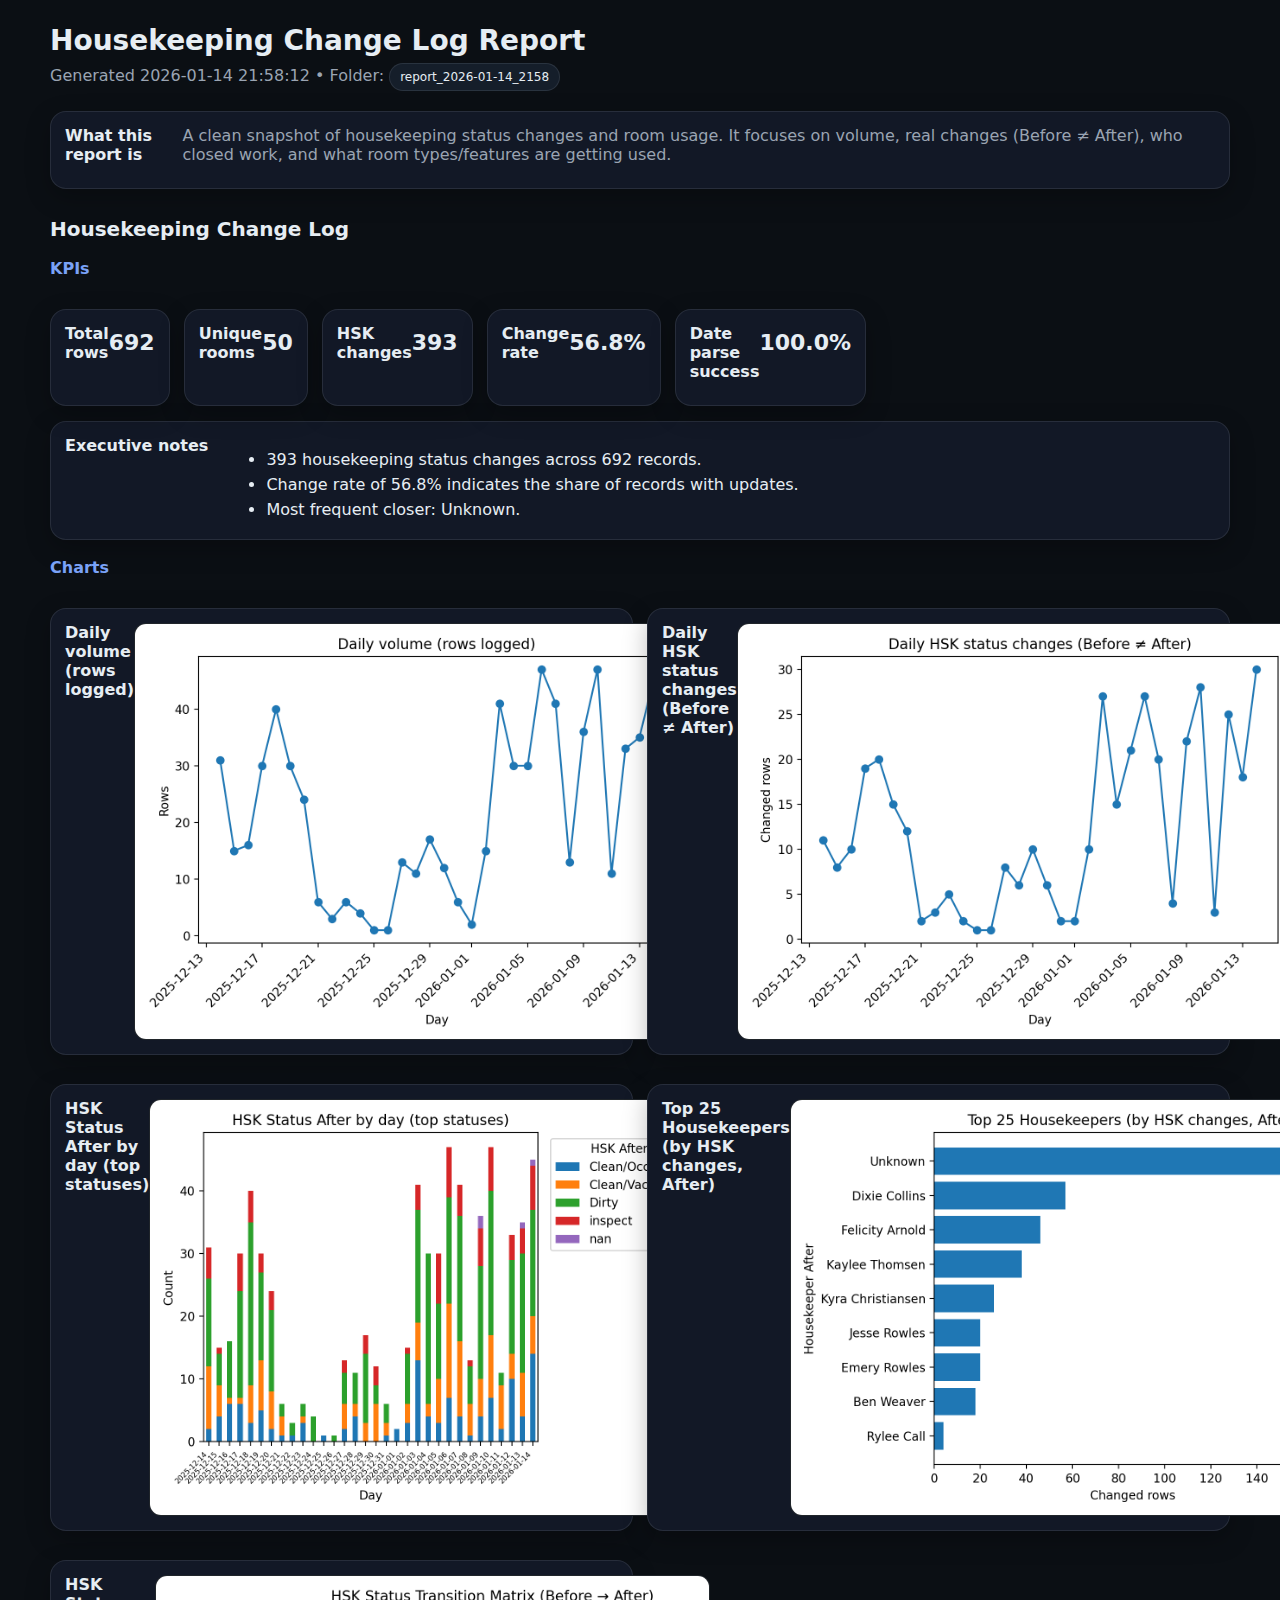
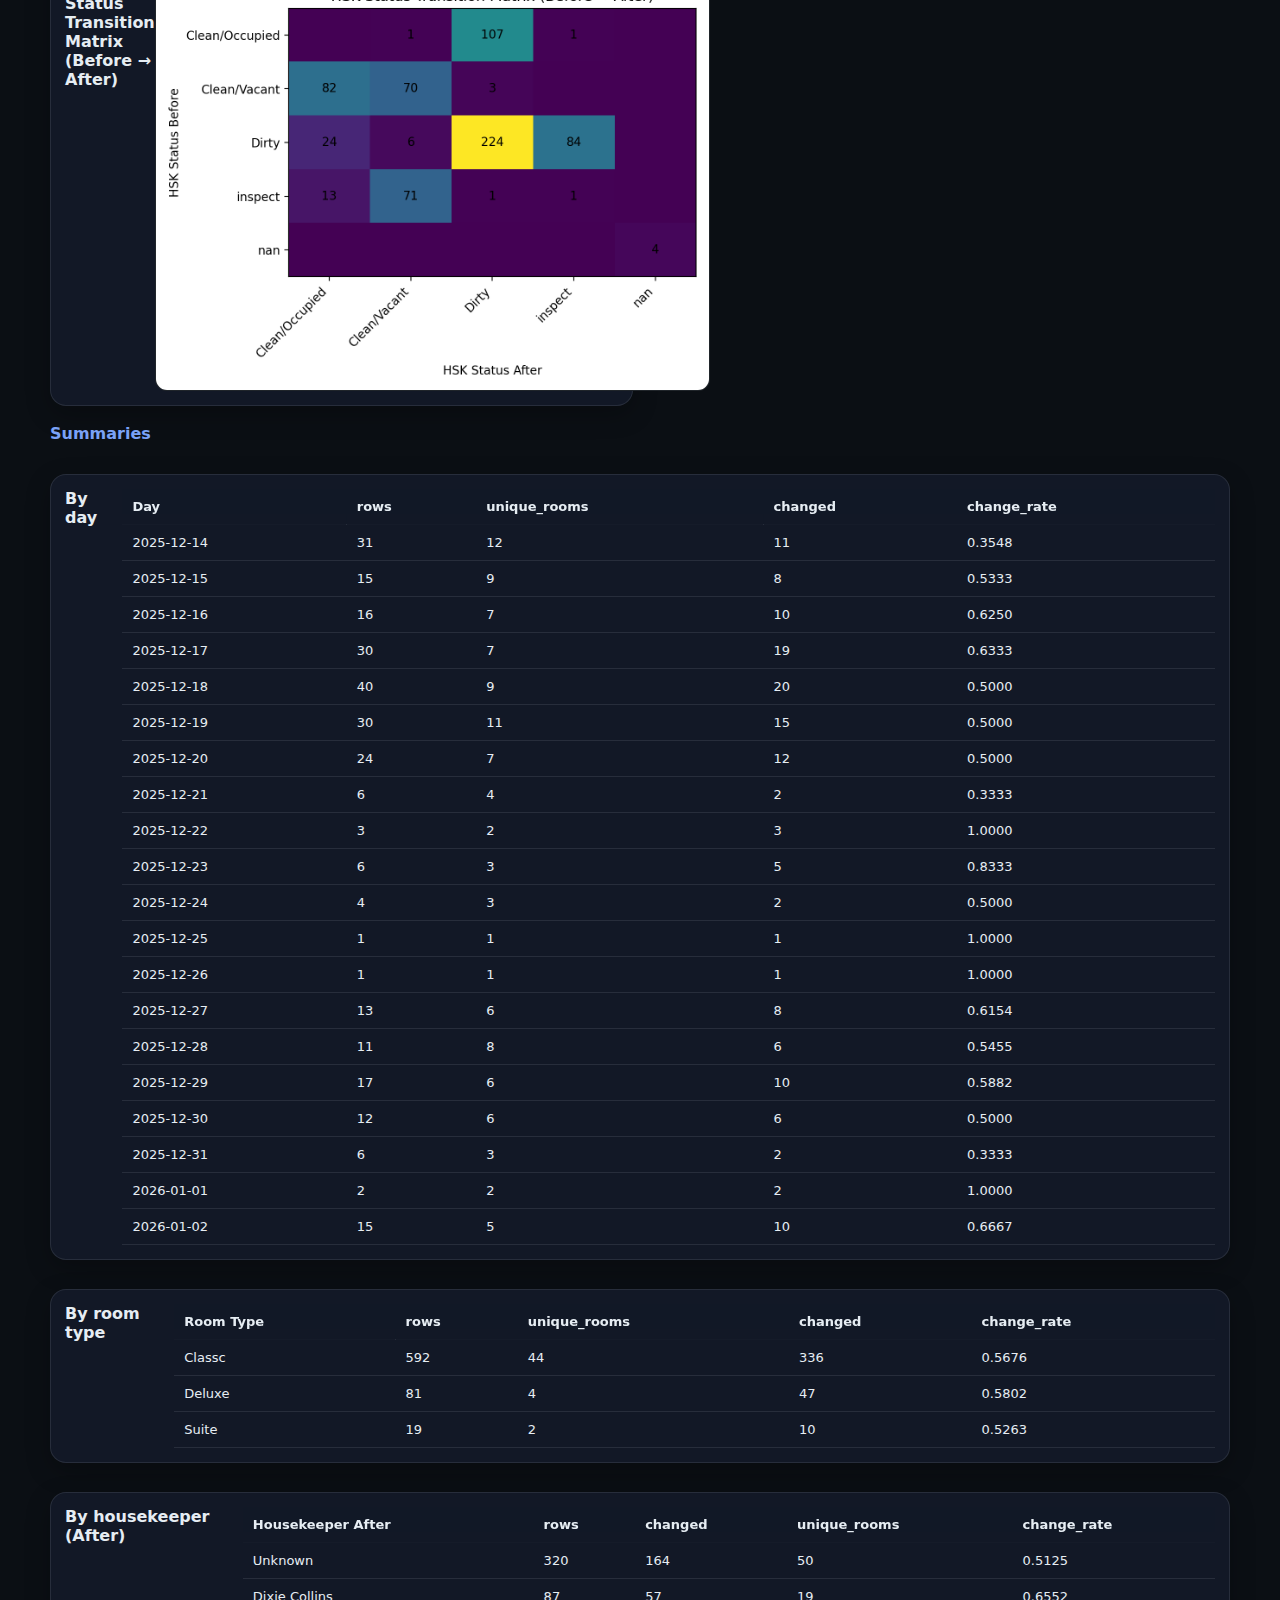
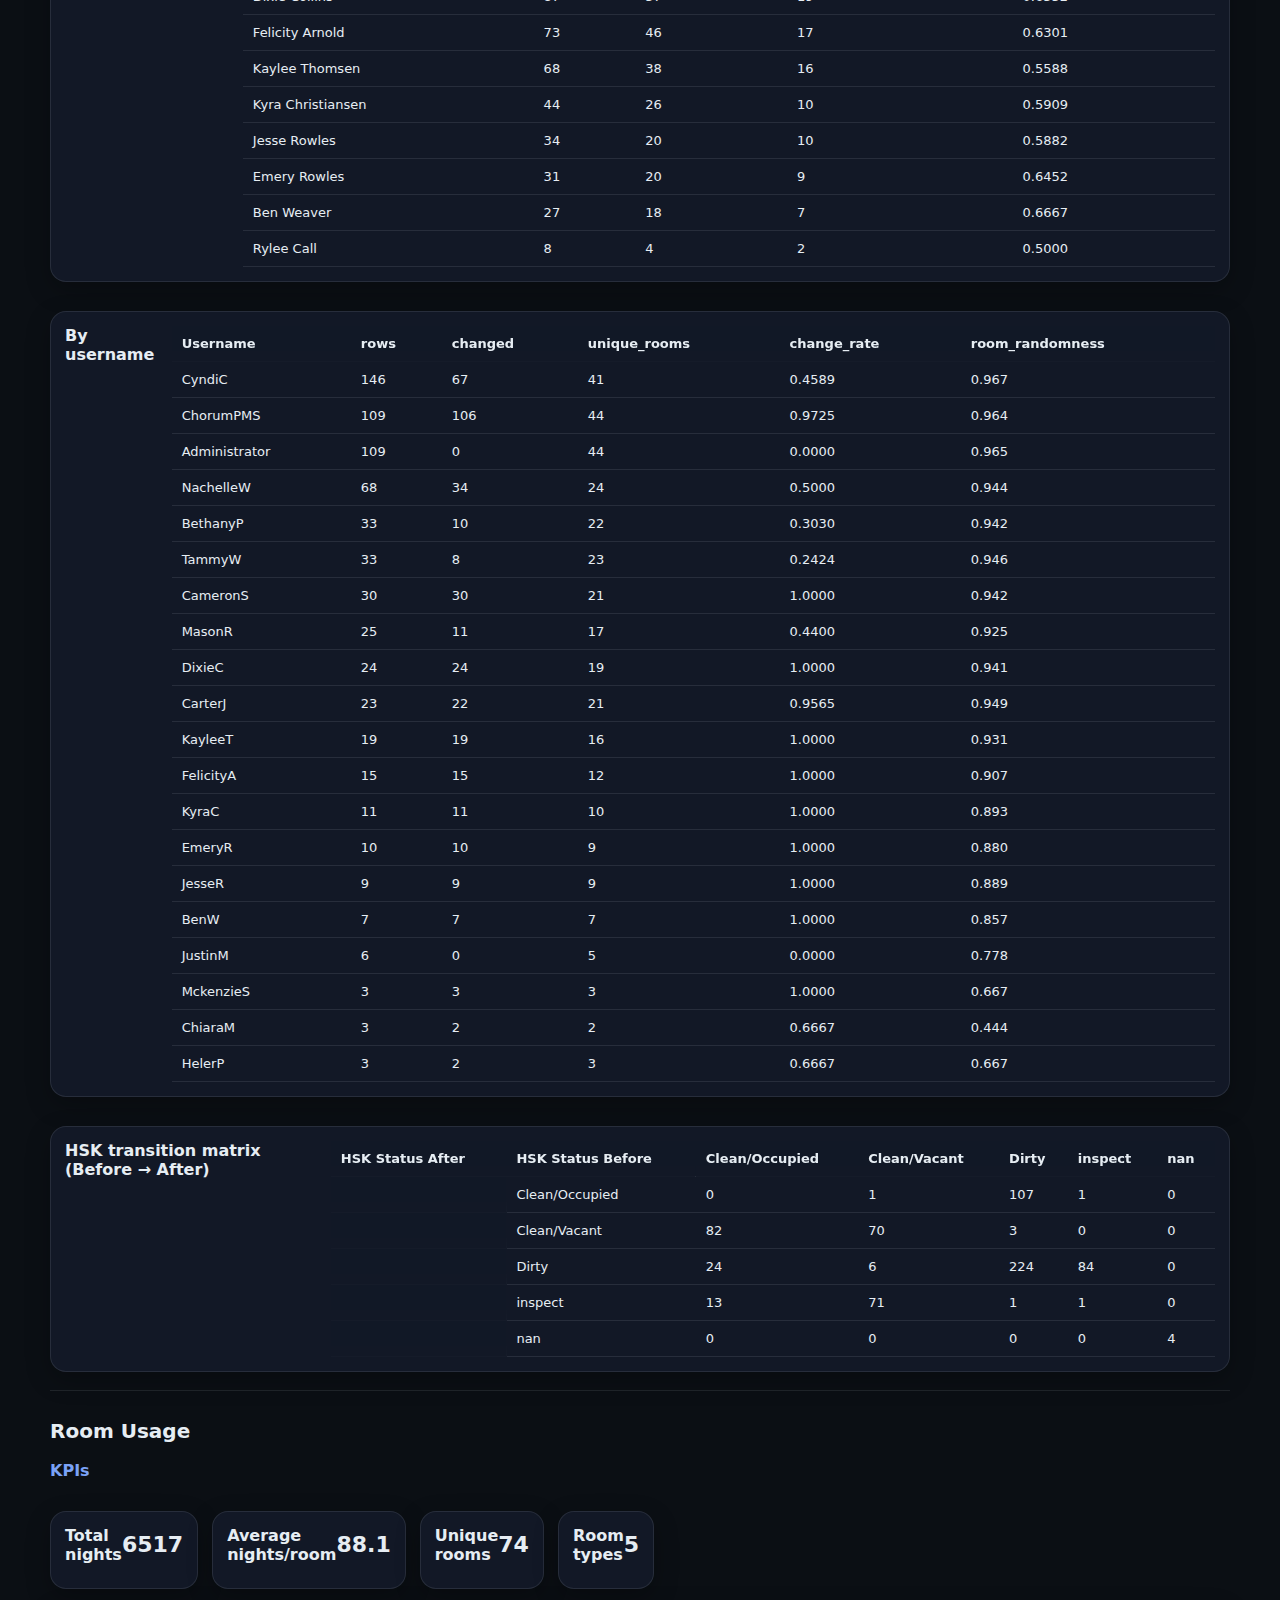
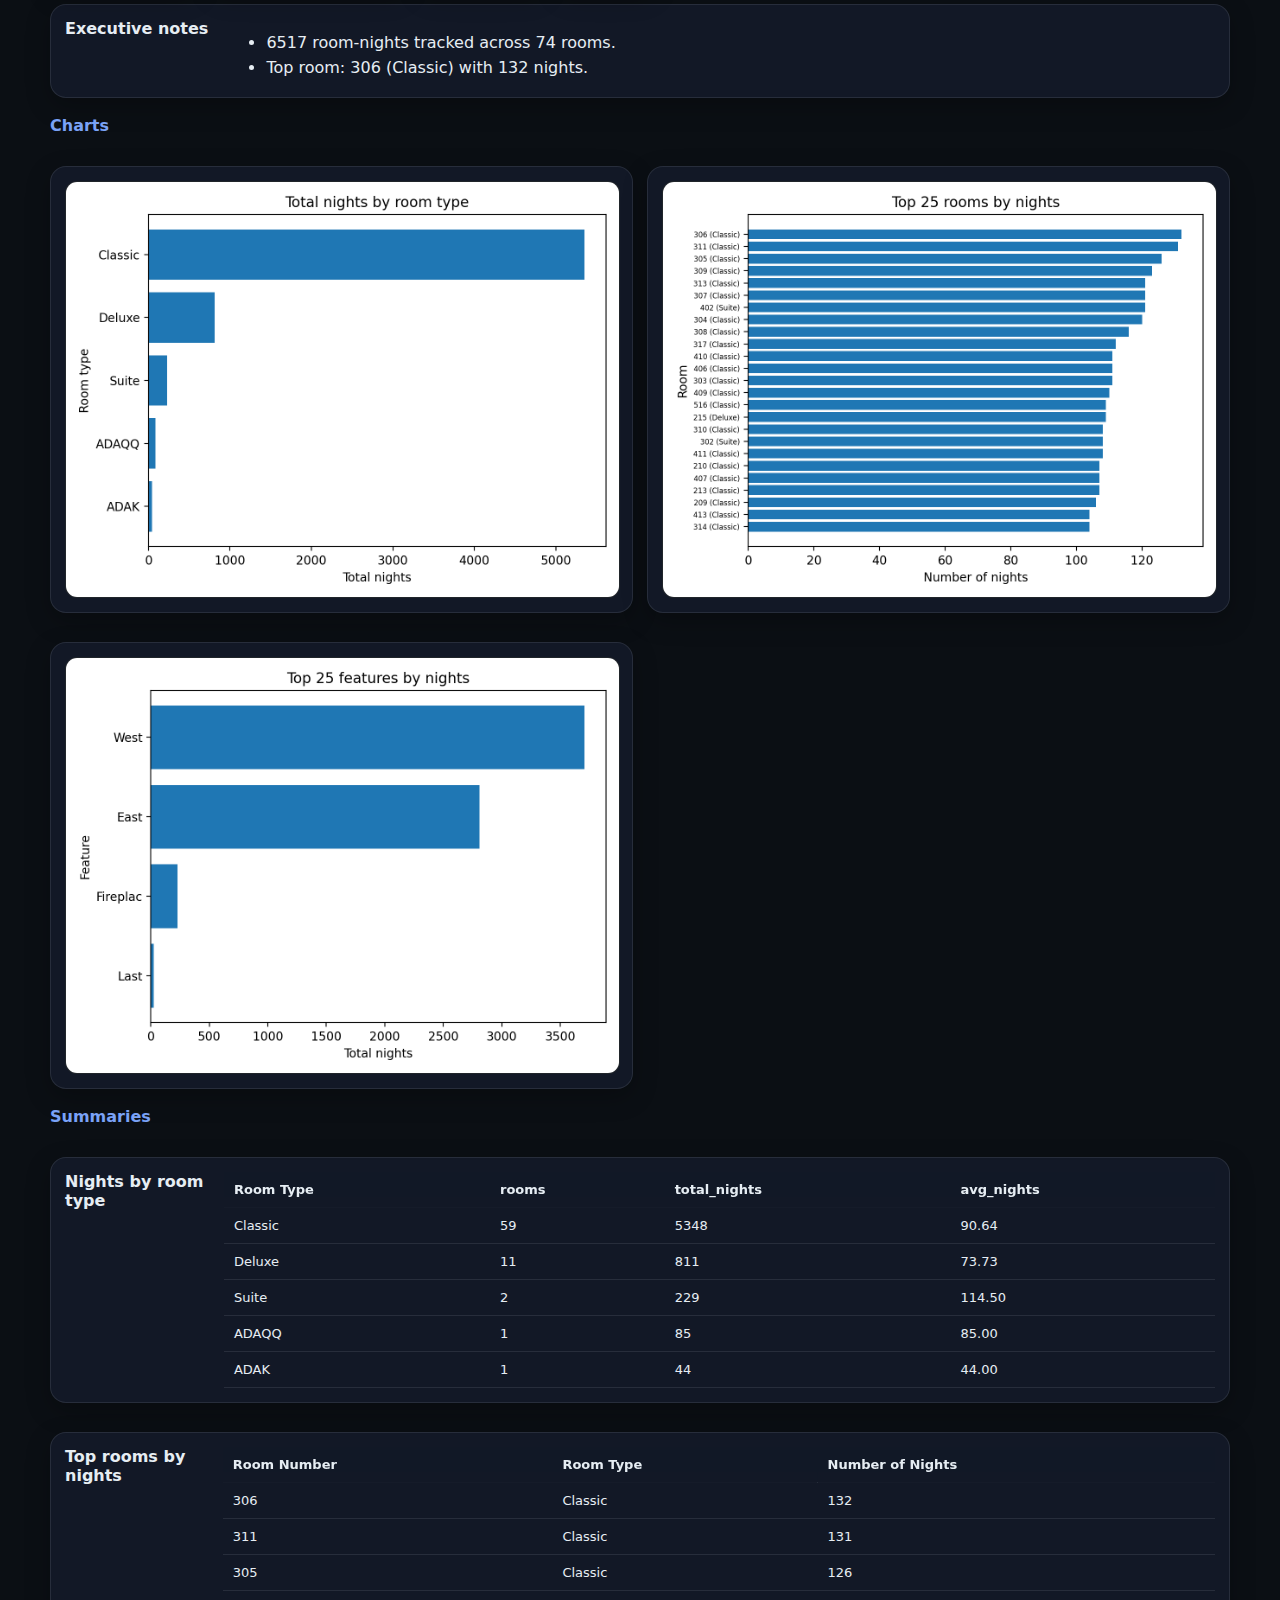
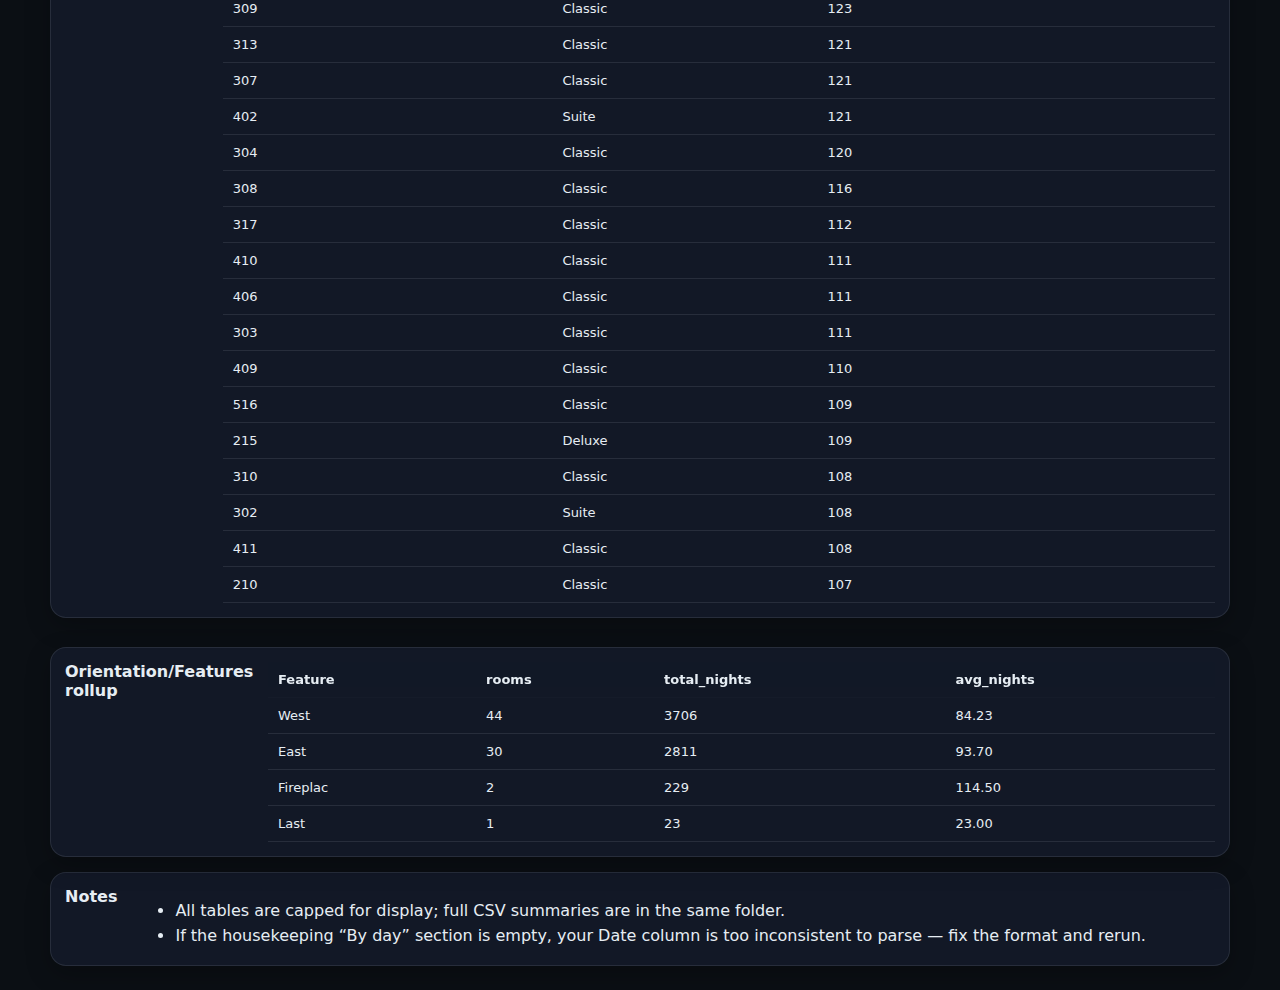
<file: index.html.html>
<!doctype html>
<script>
document.addEventListener("click", function (e) {
  const target = e.target.closest(".zoomable");
  if (!target) return;

  const overlay = document.createElement("div");
  overlay.className = "overlay";

  const content = document.createElement("div");
  content.className = "zoom-content";
  content.innerHTML = target.innerHTML;

  overlay.appendChild(content);
  document.body.appendChild(overlay);

  document.body.style.overflow = "hidden";

  function close() {
    overlay.remove();
    document.body.style.overflow = "";
    document.removeEventListener("keydown", onKey);
  }

  function onKey(ev) {
    if (ev.key === "Escape") close();
  }

  overlay.onclick = close;
  document.addEventListener("keydown", onKey);
});
</script>

<head>
    <meta charset="UTF-8">
    <meta name="viewport" content="width=device-width, initial-scale=1.0">
    <title>My Website</title>
    <link rel="stylesheet" href="Report.css">
</head>
    <html>
     <body>
    <div class="wrap">
      <h1>Housekeeping Change Log Report</h1>
      <div class="sub">
        Generated 2026-01-14 21:58:12 • Folder:
        <span class="pill">report_2026-01-14_2158</span>
      </div>

      <div class="card">
        <div class="caption">What this report is</div>
        <div class="muted">
          A clean snapshot of housekeeping status changes and room usage.
          It focuses on volume, real changes (Before ≠ After), who closed work, and what room types/features are getting used.
        </div>
      </div>

      <h2>Housekeeping Change Log</h2>
      <h3>KPIs</h3>
      <div class="grid">
            <div class="card span-3">
              <div class="caption">Total rows</div>
              <div class="kpi">692</div>
            </div>
            
            <div class="card span-3">
              <div class="caption">Unique rooms</div>
              <div class="kpi">50</div>
            </div>
            
            <div class="card span-3">
              <div class="caption">HSK changes</div>
              <div class="kpi">393</div>
            </div>
            
            <div class="card span-3">
              <div class="caption">Change rate</div>
              <div class="kpi">56.8%</div>
            </div>
            
            <div class="card span-3">
              <div class="caption">Date parse success</div>
              <div class="kpi">100.0%</div>
            </div>
            </div>

      <div class="card">
        <div class="caption">Executive notes</div>
        <ul><li>393 housekeeping status changes across 692 records.</li><li>Change rate of 56.8% indicates the share of records with updates.</li><li>Most frequent closer: Unknown.</li></ul>
      </div>

      <h3>Charts</h3>
      <div class="grid">
            <div class="card span-6 zoomable">
              <div class="caption">Daily volume (rows logged)</div>
              <img src="daily_volume.png" alt="Daily volume (rows logged)">
              
            </div>
            
            <div class="card span-6 zoomable">
              <div class="caption">Daily HSK status changes (Before ≠ After)</div>
              <img src="daily_changes.png" alt="Daily HSK status changes (Before ≠ After)">
              
            </div>
            
            <div class="card span-6 zoomable">
              <div class="caption">HSK Status After by day (top statuses)</div>
              <img src="hsk_after_by_day.png" alt="HSK Status After by day (top statuses)">
              
            </div>
            
            <div class="card span-6 zoomable">
              <div class="caption">Top 25 Housekeepers (by HSK changes, After)</div>
              <img src="top_housekeepers_after.png" alt="Top 25 Housekeepers (by HSK changes, After)">
              
            </div>
            
            <div class="card span-6 zoomable">
              <div class="caption">HSK Status Transition Matrix (Before → After)</div>
              <img src="hsk_transition_heatmap.png" alt="HSK Status Transition Matrix (Before → After)">
              
            </div>
            </div>

      <h3>Summaries</h3>
      <div class="grid">
        <div class="card span-12 zoomable">
          <div class="caption">By day</div>
          <table class="dataframe table">
  <thead>
    <tr style="text-align: right;">
      <th>Day</th>
      <th>rows</th>
      <th>unique_rooms</th>
      <th>changed</th>
      <th>change_rate</th>
    </tr>
  </thead>
  <tbody>
    <tr>
      <td>2025-12-14</td>
      <td>31</td>
      <td>12</td>
      <td>11</td>
      <td>0.3548</td>
    </tr>
    <tr>
      <td>2025-12-15</td>
      <td>15</td>
      <td>9</td>
      <td>8</td>
      <td>0.5333</td>
    </tr>
    <tr>
      <td>2025-12-16</td>
      <td>16</td>
      <td>7</td>
      <td>10</td>
      <td>0.6250</td>
    </tr>
    <tr>
      <td>2025-12-17</td>
      <td>30</td>
      <td>7</td>
      <td>19</td>
      <td>0.6333</td>
    </tr>
    <tr>
      <td>2025-12-18</td>
      <td>40</td>
      <td>9</td>
      <td>20</td>
      <td>0.5000</td>
    </tr>
    <tr>
      <td>2025-12-19</td>
      <td>30</td>
      <td>11</td>
      <td>15</td>
      <td>0.5000</td>
    </tr>
    <tr>
      <td>2025-12-20</td>
      <td>24</td>
      <td>7</td>
      <td>12</td>
      <td>0.5000</td>
    </tr>
    <tr>
      <td>2025-12-21</td>
      <td>6</td>
      <td>4</td>
      <td>2</td>
      <td>0.3333</td>
    </tr>
    <tr>
      <td>2025-12-22</td>
      <td>3</td>
      <td>2</td>
      <td>3</td>
      <td>1.0000</td>
    </tr>
    <tr>
      <td>2025-12-23</td>
      <td>6</td>
      <td>3</td>
      <td>5</td>
      <td>0.8333</td>
    </tr>
    <tr>
      <td>2025-12-24</td>
      <td>4</td>
      <td>3</td>
      <td>2</td>
      <td>0.5000</td>
    </tr>
    <tr>
      <td>2025-12-25</td>
      <td>1</td>
      <td>1</td>
      <td>1</td>
      <td>1.0000</td>
    </tr>
    <tr>
      <td>2025-12-26</td>
      <td>1</td>
      <td>1</td>
      <td>1</td>
      <td>1.0000</td>
    </tr>
    <tr>
      <td>2025-12-27</td>
      <td>13</td>
      <td>6</td>
      <td>8</td>
      <td>0.6154</td>
    </tr>
    <tr>
      <td>2025-12-28</td>
      <td>11</td>
      <td>8</td>
      <td>6</td>
      <td>0.5455</td>
    </tr>
    <tr>
      <td>2025-12-29</td>
      <td>17</td>
      <td>6</td>
      <td>10</td>
      <td>0.5882</td>
    </tr>
    <tr>
      <td>2025-12-30</td>
      <td>12</td>
      <td>6</td>
      <td>6</td>
      <td>0.5000</td>
    </tr>
    <tr>
      <td>2025-12-31</td>
      <td>6</td>
      <td>3</td>
      <td>2</td>
      <td>0.3333</td>
    </tr>
    <tr>
      <td>2026-01-01</td>
      <td>2</td>
      <td>2</td>
      <td>2</td>
      <td>1.0000</td>
    </tr>
    <tr>
      <td>2026-01-02</td>
      <td>15</td>
      <td>5</td>
      <td>10</td>
      <td>0.6667</td>
    </tr>
  </tbody>
</table>
        </div>
        <div class="card span-12 zoomable">
          <div class="caption">By room type</div>
          <table class="dataframe table">
  <thead>
    <tr style="text-align: right;">
      <th>Room Type</th>
      <th>rows</th>
      <th>unique_rooms</th>
      <th>changed</th>
      <th>change_rate</th>
    </tr>
  </thead>
  <tbody>
    <tr>
      <td>Classc</td>
      <td>592</td>
      <td>44</td>
      <td>336</td>
      <td>0.5676</td>
    </tr>
    <tr>
      <td>Deluxe</td>
      <td>81</td>
      <td>4</td>
      <td>47</td>
      <td>0.5802</td>
    </tr>
    <tr>
      <td>Suite</td>
      <td>19</td>
      <td>2</td>
      <td>10</td>
      <td>0.5263</td>
    </tr>
  </tbody>
</table>
        </div>
        <div class="card span-12 zoomable">
          <div class="caption">By housekeeper (After)</div>
          <table class="dataframe table">
  <thead>
    <tr style="text-align: right;">
      <th>Housekeeper After</th>
      <th>rows</th>
      <th>changed</th>
      <th>unique_rooms</th>
      <th>change_rate</th>
    </tr>
  </thead>
  <tbody>
    <tr>
      <td>Unknown</td>
      <td>320</td>
      <td>164</td>
      <td>50</td>
      <td>0.5125</td>
    </tr>
    <tr>
      <td>Dixie Collins</td>
      <td>87</td>
      <td>57</td>
      <td>19</td>
      <td>0.6552</td>
    </tr>
    <tr>
      <td>Felicity Arnold</td>
      <td>73</td>
      <td>46</td>
      <td>17</td>
      <td>0.6301</td>
    </tr>
    <tr>
      <td>Kaylee Thomsen</td>
      <td>68</td>
      <td>38</td>
      <td>16</td>
      <td>0.5588</td>
    </tr>
    <tr>
      <td>Kyra Christiansen</td>
      <td>44</td>
      <td>26</td>
      <td>10</td>
      <td>0.5909</td>
    </tr>
    <tr>
      <td>Jesse Rowles</td>
      <td>34</td>
      <td>20</td>
      <td>10</td>
      <td>0.5882</td>
    </tr>
    <tr>
      <td>Emery Rowles</td>
      <td>31</td>
      <td>20</td>
      <td>9</td>
      <td>0.6452</td>
    </tr>
    <tr>
      <td>Ben Weaver</td>
      <td>27</td>
      <td>18</td>
      <td>7</td>
      <td>0.6667</td>
    </tr>
    <tr>
      <td>Rylee Call</td>
      <td>8</td>
      <td>4</td>
      <td>2</td>
      <td>0.5000</td>
    </tr>
  </tbody>
</table>
        </div>
        <div class="card span-12 zoomable">
          <div class="caption">By username</div>
          <table class="dataframe table">
  <thead>
    <tr style="text-align: right;">
      <th>Username</th>
      <th>rows</th>
      <th>changed</th>
      <th>unique_rooms</th>
      <th>change_rate</th>
      <th>room_randomness</th>
    </tr>
  </thead>
  <tbody>
    <tr>
      <td>CyndiC</td>
      <td>146</td>
      <td>67</td>
      <td>41</td>
      <td>0.4589</td>
      <td>0.967</td>
    </tr>
    <tr>
      <td>ChorumPMS</td>
      <td>109</td>
      <td>106</td>
      <td>44</td>
      <td>0.9725</td>
      <td>0.964</td>
    </tr>
    <tr>
      <td>Administrator</td>
      <td>109</td>
      <td>0</td>
      <td>44</td>
      <td>0.0000</td>
      <td>0.965</td>
    </tr>
    <tr>
      <td>NachelleW</td>
      <td>68</td>
      <td>34</td>
      <td>24</td>
      <td>0.5000</td>
      <td>0.944</td>
    </tr>
    <tr>
      <td>BethanyP</td>
      <td>33</td>
      <td>10</td>
      <td>22</td>
      <td>0.3030</td>
      <td>0.942</td>
    </tr>
    <tr>
      <td>TammyW</td>
      <td>33</td>
      <td>8</td>
      <td>23</td>
      <td>0.2424</td>
      <td>0.946</td>
    </tr>
    <tr>
      <td>CameronS</td>
      <td>30</td>
      <td>30</td>
      <td>21</td>
      <td>1.0000</td>
      <td>0.942</td>
    </tr>
    <tr>
      <td>MasonR</td>
      <td>25</td>
      <td>11</td>
      <td>17</td>
      <td>0.4400</td>
      <td>0.925</td>
    </tr>
    <tr>
      <td>DixieC</td>
      <td>24</td>
      <td>24</td>
      <td>19</td>
      <td>1.0000</td>
      <td>0.941</td>
    </tr>
    <tr>
      <td>CarterJ</td>
      <td>23</td>
      <td>22</td>
      <td>21</td>
      <td>0.9565</td>
      <td>0.949</td>
    </tr>
    <tr>
      <td>KayleeT</td>
      <td>19</td>
      <td>19</td>
      <td>16</td>
      <td>1.0000</td>
      <td>0.931</td>
    </tr>
    <tr>
      <td>FelicityA</td>
      <td>15</td>
      <td>15</td>
      <td>12</td>
      <td>1.0000</td>
      <td>0.907</td>
    </tr>
    <tr>
      <td>KyraC</td>
      <td>11</td>
      <td>11</td>
      <td>10</td>
      <td>1.0000</td>
      <td>0.893</td>
    </tr>
    <tr>
      <td>EmeryR</td>
      <td>10</td>
      <td>10</td>
      <td>9</td>
      <td>1.0000</td>
      <td>0.880</td>
    </tr>
    <tr>
      <td>JesseR</td>
      <td>9</td>
      <td>9</td>
      <td>9</td>
      <td>1.0000</td>
      <td>0.889</td>
    </tr>
    <tr>
      <td>BenW</td>
      <td>7</td>
      <td>7</td>
      <td>7</td>
      <td>1.0000</td>
      <td>0.857</td>
    </tr>
    <tr>
      <td>JustinM</td>
      <td>6</td>
      <td>0</td>
      <td>5</td>
      <td>0.0000</td>
      <td>0.778</td>
    </tr>
    <tr>
      <td>MckenzieS</td>
      <td>3</td>
      <td>3</td>
      <td>3</td>
      <td>1.0000</td>
      <td>0.667</td>
    </tr>
    <tr>
      <td>ChiaraM</td>
      <td>3</td>
      <td>2</td>
      <td>2</td>
      <td>0.6667</td>
      <td>0.444</td>
    </tr>
    <tr>
      <td>HelerP</td>
      <td>3</td>
      <td>2</td>
      <td>3</td>
      <td>0.6667</td>
      <td>0.667</td>
    </tr>
  </tbody>
</table>
        </div>
        <div class="card span-12 zoomable">
          <div class="caption">HSK transition matrix (Before → After)</div>
          <table class="dataframe table">
  <thead>
    <tr style="text-align: right;">
      <th>HSK Status After</th>
      <th>HSK Status Before</th>
      <th>Clean/Occupied</th>
      <th>Clean/Vacant</th>
      <th>Dirty</th>
      <th>inspect</th>
      <th>nan</th>
    </tr>
  </thead>
  <tbody>
    <tr>
      <th></th>
      <td>Clean/Occupied</td>
      <td>0</td>
      <td>1</td>
      <td>107</td>
      <td>1</td>
      <td>0</td>
    </tr>
    <tr>
      <th></th>
      <td>Clean/Vacant</td>
      <td>82</td>
      <td>70</td>
      <td>3</td>
      <td>0</td>
      <td>0</td>
    </tr>
    <tr>
      <th></th>
      <td>Dirty</td>
      <td>24</td>
      <td>6</td>
      <td>224</td>
      <td>84</td>
      <td>0</td>
    </tr>
    <tr>
      <th></th>
      <td>inspect</td>
      <td>13</td>
      <td>71</td>
      <td>1</td>
      <td>1</td>
      <td>0</td>
    </tr>
    <tr>
      <th></th>
      <td>nan</td>
      <td>0</td>
      <td>0</td>
      <td>0</td>
      <td>0</td>
      <td>4</td>
    </tr>
  </tbody>
</table>
        </div>
      </div>

      <div class="hr"></div>

      <h2>Room Usage</h2>
      <h3>KPIs</h3>
      <div class="grid">
            <div class="card span-3">
              <div class="caption">Total nights</div>
              <div class="kpi">6517</div>
            </div>
            
            <div class="card span-3">
              <div class="caption">Average nights/room</div>
              <div class="kpi">88.1</div>
            </div>
            
            <div class="card span-3">
              <div class="caption">Unique rooms</div>
              <div class="kpi">74</div>
            </div>
            
            <div class="card span-3">
              <div class="caption">Room types</div>
              <div class="kpi">5</div>
            </div>
            </div>

      <div class="card">
        <div class="caption">Executive notes</div>
        <ul><li>6517 room-nights tracked across 74 rooms.</li><li>Top room: 306 (Classic) with 132 nights.</li></ul>
      </div>

      <h3>Charts</h3>
      <div class="grid">
            <div class="card span-6 zoomable">
              <div class="caption"></div>
              <img src="room_usage_room_type_nights.png" alt="">
              
            </div>
            
            <div class="card span-6 zoomable">
              <div class="caption"></div>
              <img src="room_usage_top_rooms.png" alt="">
              
            </div>
            
            <div class="card span-6 zoomable">
              <div class="caption"></div>
              <img src="room_usage_feature_nights.png" alt="">
              
            </div>
            </div>

      <h3>Summaries</h3>
      <div class="grid">
        <div class="card span-12">
          <div class="caption">Nights by room type</div>
          <table class="dataframe table">
  <thead>
    <tr style="text-align: right;">
      <th>Room Type</th>
      <th>rooms</th>
      <th>total_nights</th>
      <th>avg_nights</th>
    </tr>
  </thead>
  <tbody>
    <tr>
      <td>Classic</td>
      <td>59</td>
      <td>5348</td>
      <td>90.64</td>
    </tr>
    <tr>
      <td>Deluxe</td>
      <td>11</td>
      <td>811</td>
      <td>73.73</td>
    </tr>
    <tr>
      <td>Suite</td>
      <td>2</td>
      <td>229</td>
      <td>114.50</td>
    </tr>
    <tr>
      <td>ADAQQ</td>
      <td>1</td>
      <td>85</td>
      <td>85.00</td>
    </tr>
    <tr>
      <td>ADAK</td>
      <td>1</td>
      <td>44</td>
      <td>44.00</td>
    </tr>
  </tbody>
</table>
        </div>
        <div class="card span-12 zoomable">
          <div class="caption">Top rooms by nights</div>
          <table class="dataframe table">
  <thead>
    <tr style="text-align: right;">
      <th>Room Number</th>
      <th>Room Type</th>
      <th>Number of Nights</th>
    </tr>
  </thead>
  <tbody>
    <tr>
      <td>306</td>
      <td>Classic</td>
      <td>132</td>
    </tr>
    <tr>
      <td>311</td>
      <td>Classic</td>
      <td>131</td>
    </tr>
    <tr>
      <td>305</td>
      <td>Classic</td>
      <td>126</td>
    </tr>
    <tr>
      <td>309</td>
      <td>Classic</td>
      <td>123</td>
    </tr>
    <tr>
      <td>313</td>
      <td>Classic</td>
      <td>121</td>
    </tr>
    <tr>
      <td>307</td>
      <td>Classic</td>
      <td>121</td>
    </tr>
    <tr>
      <td>402</td>
      <td>Suite</td>
      <td>121</td>
    </tr>
    <tr>
      <td>304</td>
      <td>Classic</td>
      <td>120</td>
    </tr>
    <tr>
      <td>308</td>
      <td>Classic</td>
      <td>116</td>
    </tr>
    <tr>
      <td>317</td>
      <td>Classic</td>
      <td>112</td>
    </tr>
    <tr>
      <td>410</td>
      <td>Classic</td>
      <td>111</td>
    </tr>
    <tr>
      <td>406</td>
      <td>Classic</td>
      <td>111</td>
    </tr>
    <tr>
      <td>303</td>
      <td>Classic</td>
      <td>111</td>
    </tr>
    <tr>
      <td>409</td>
      <td>Classic</td>
      <td>110</td>
    </tr>
    <tr>
      <td>516</td>
      <td>Classic</td>
      <td>109</td>
    </tr>
    <tr>
      <td>215</td>
      <td>Deluxe</td>
      <td>109</td>
    </tr>
    <tr>
      <td>310</td>
      <td>Classic</td>
      <td>108</td>
    </tr>
    <tr>
      <td>302</td>
      <td>Suite</td>
      <td>108</td>
    </tr>
    <tr>
      <td>411</td>
      <td>Classic</td>
      <td>108</td>
    </tr>
    <tr>
      <td>210</td>
      <td>Classic</td>
      <td>107</td>
    </tr>
  </tbody>
</table>
        </div>
        <div class="card span-12">
          <div class="caption">Orientation/Features rollup</div>
          <table class="dataframe table">
  <thead>
    <tr style="text-align: right;">
      <th>Feature</th>
      <th>rooms</th>
      <th>total_nights</th>
      <th>avg_nights</th>
    </tr>
  </thead>
  <tbody>
    <tr>
      <td>West</td>
      <td>44</td>
      <td>3706</td>
      <td>84.23</td>
    </tr>
    <tr>
      <td>East</td>
      <td>30</td>
      <td>2811</td>
      <td>93.70</td>
    </tr>
    <tr>
      <td>Fireplac</td>
      <td>2</td>
      <td>229</td>
      <td>114.50</td>
    </tr>
    <tr>
      <td>Last</td>
      <td>1</td>
      <td>23</td>
      <td>23.00</td>
    </tr>
  </tbody>
</table>
        </div>
      </div>

      <div class="card">
        <div class="caption">Notes</div>
        <ul>
          <li>All tables are capped for display; full CSV summaries are in the same folder.</li>
          <li>If the housekeeping “By day” section is empty, your Date column is too inconsistent to parse — fix the format and rerun.</li>
        </ul>
      </div>
    </div>
    </body>
    </html>
</file>
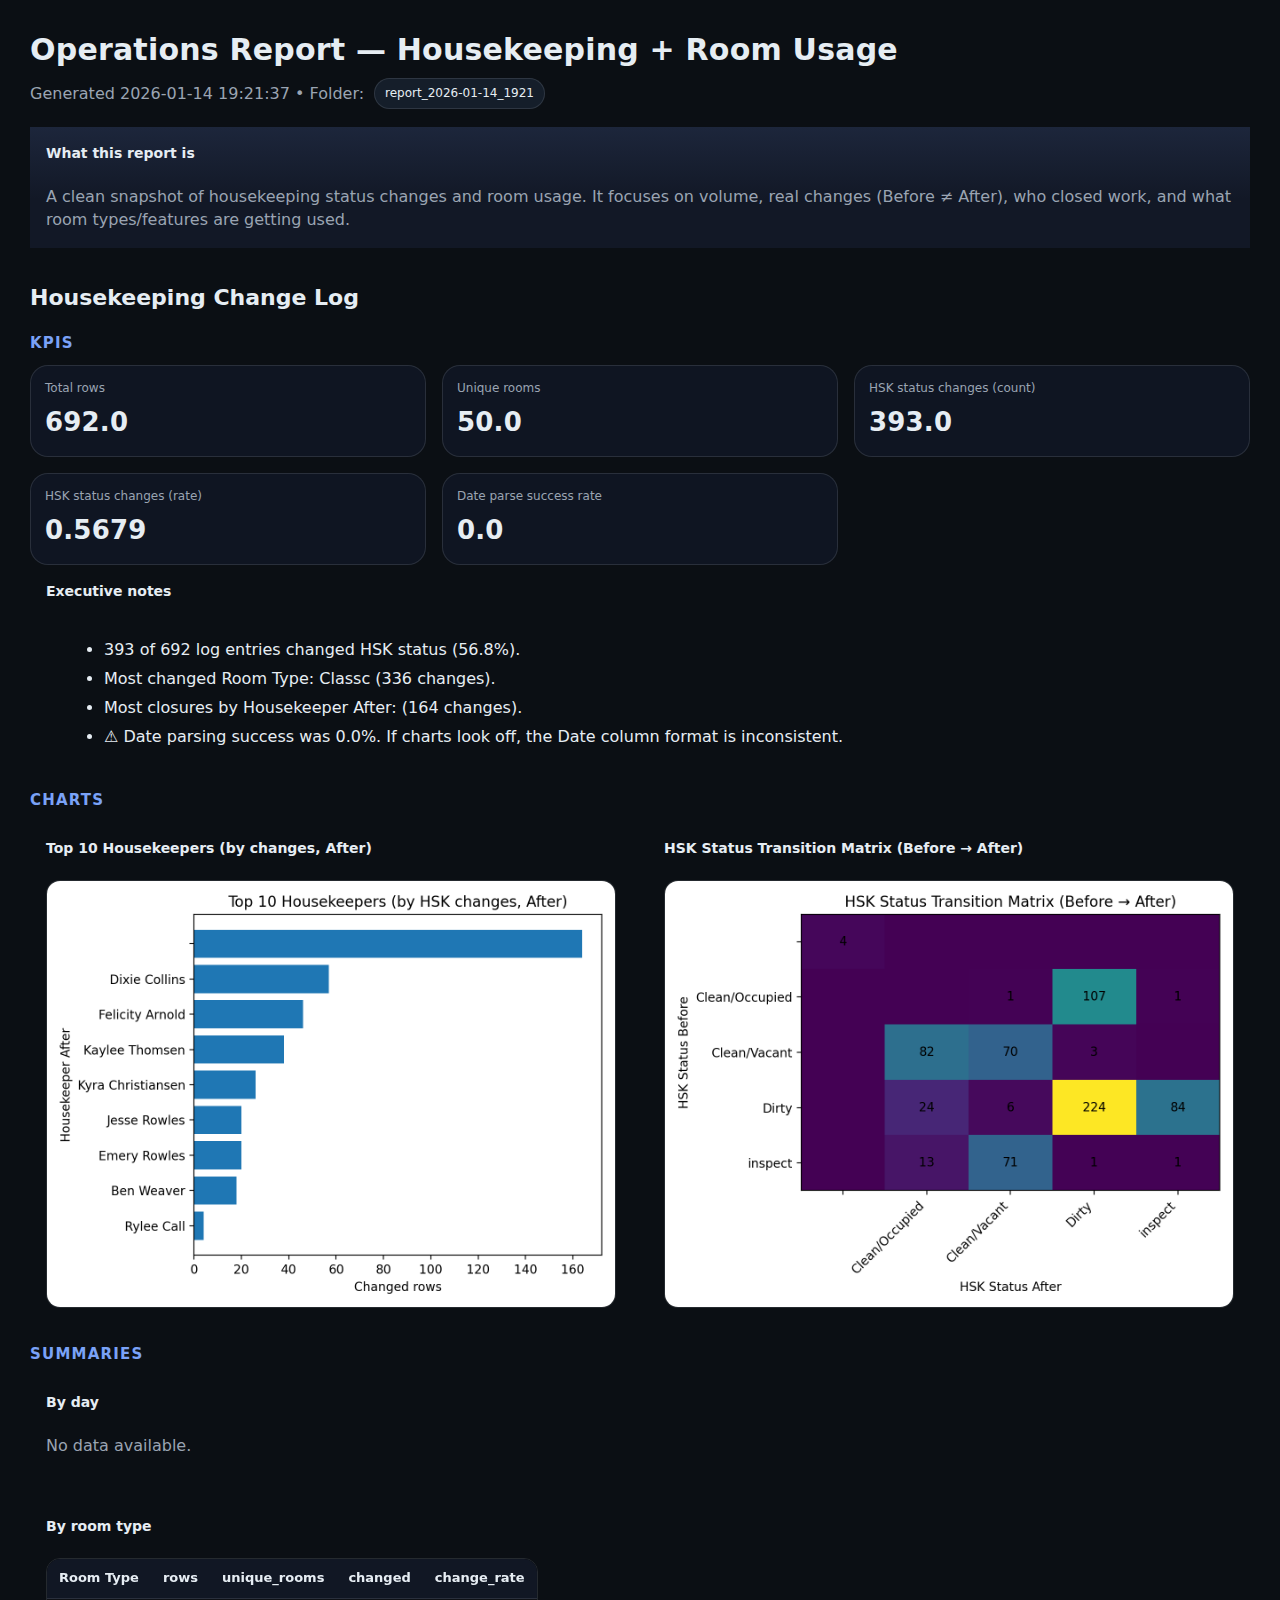
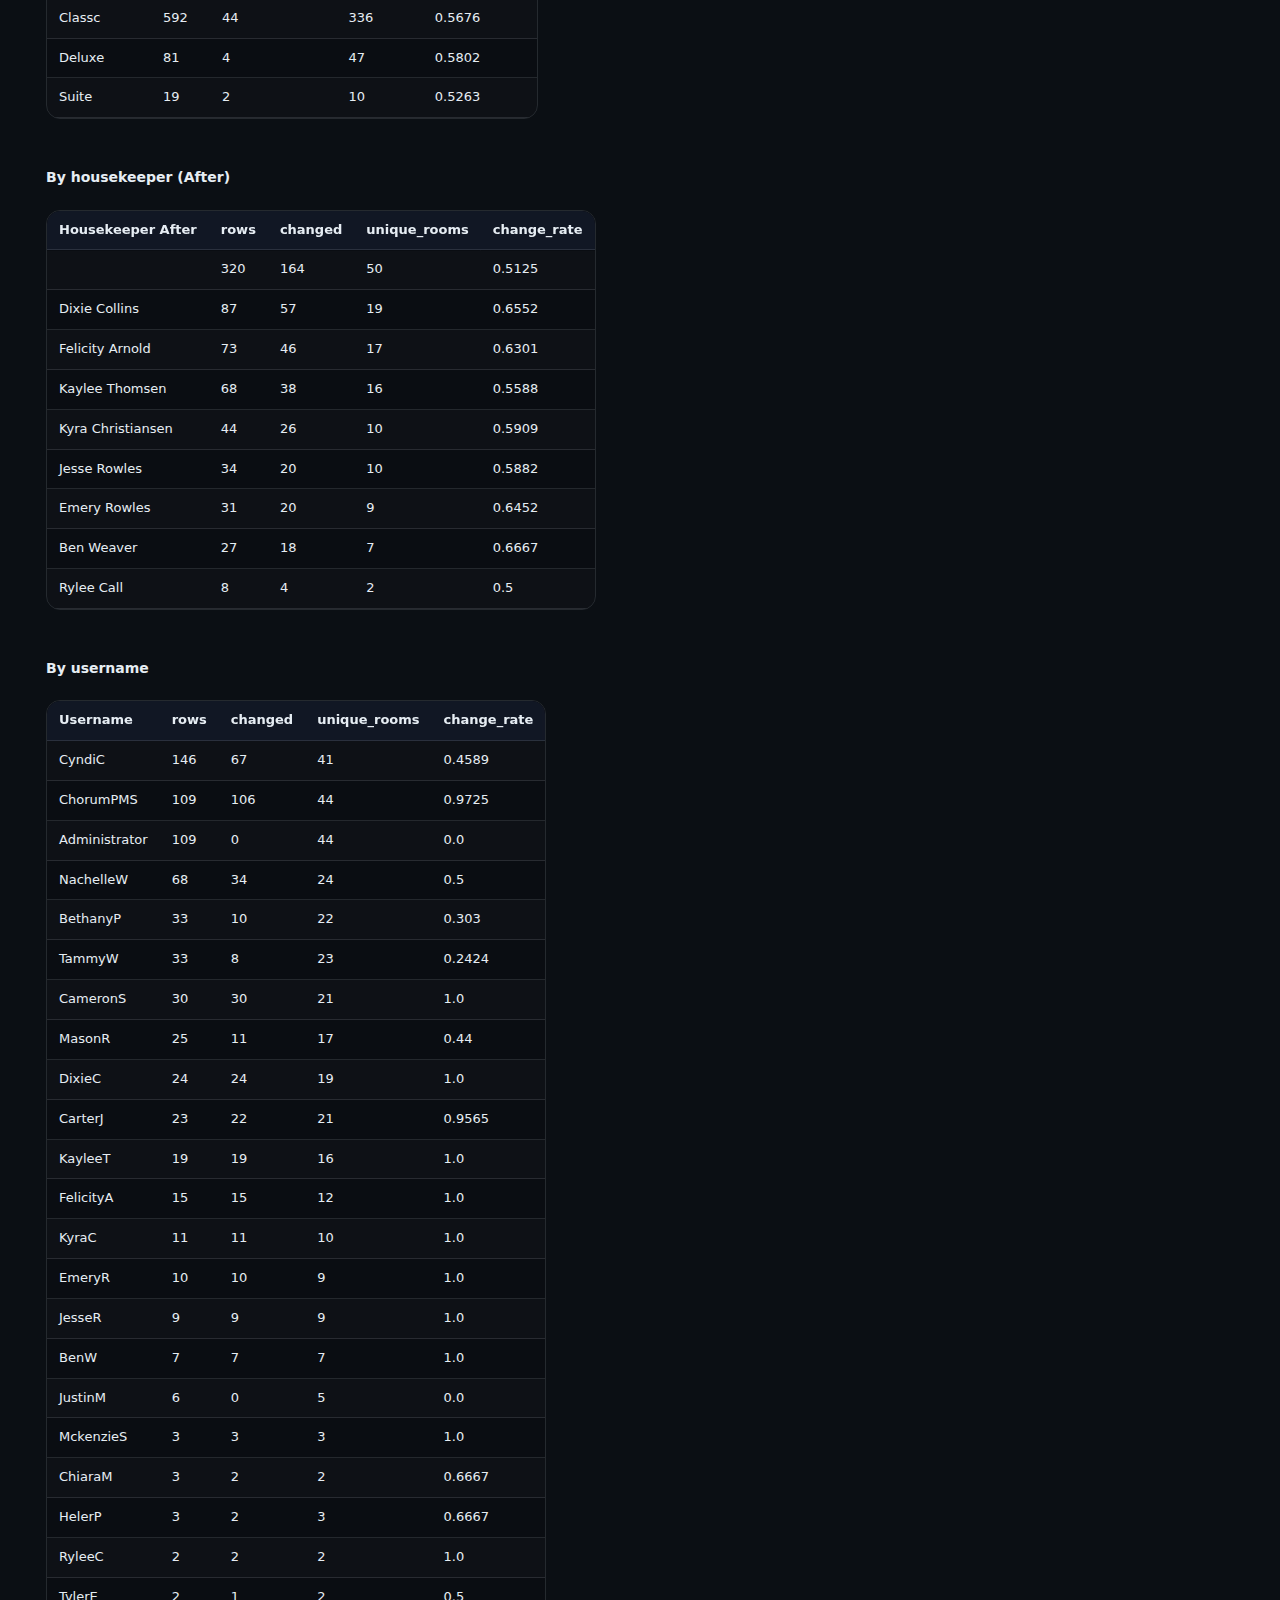
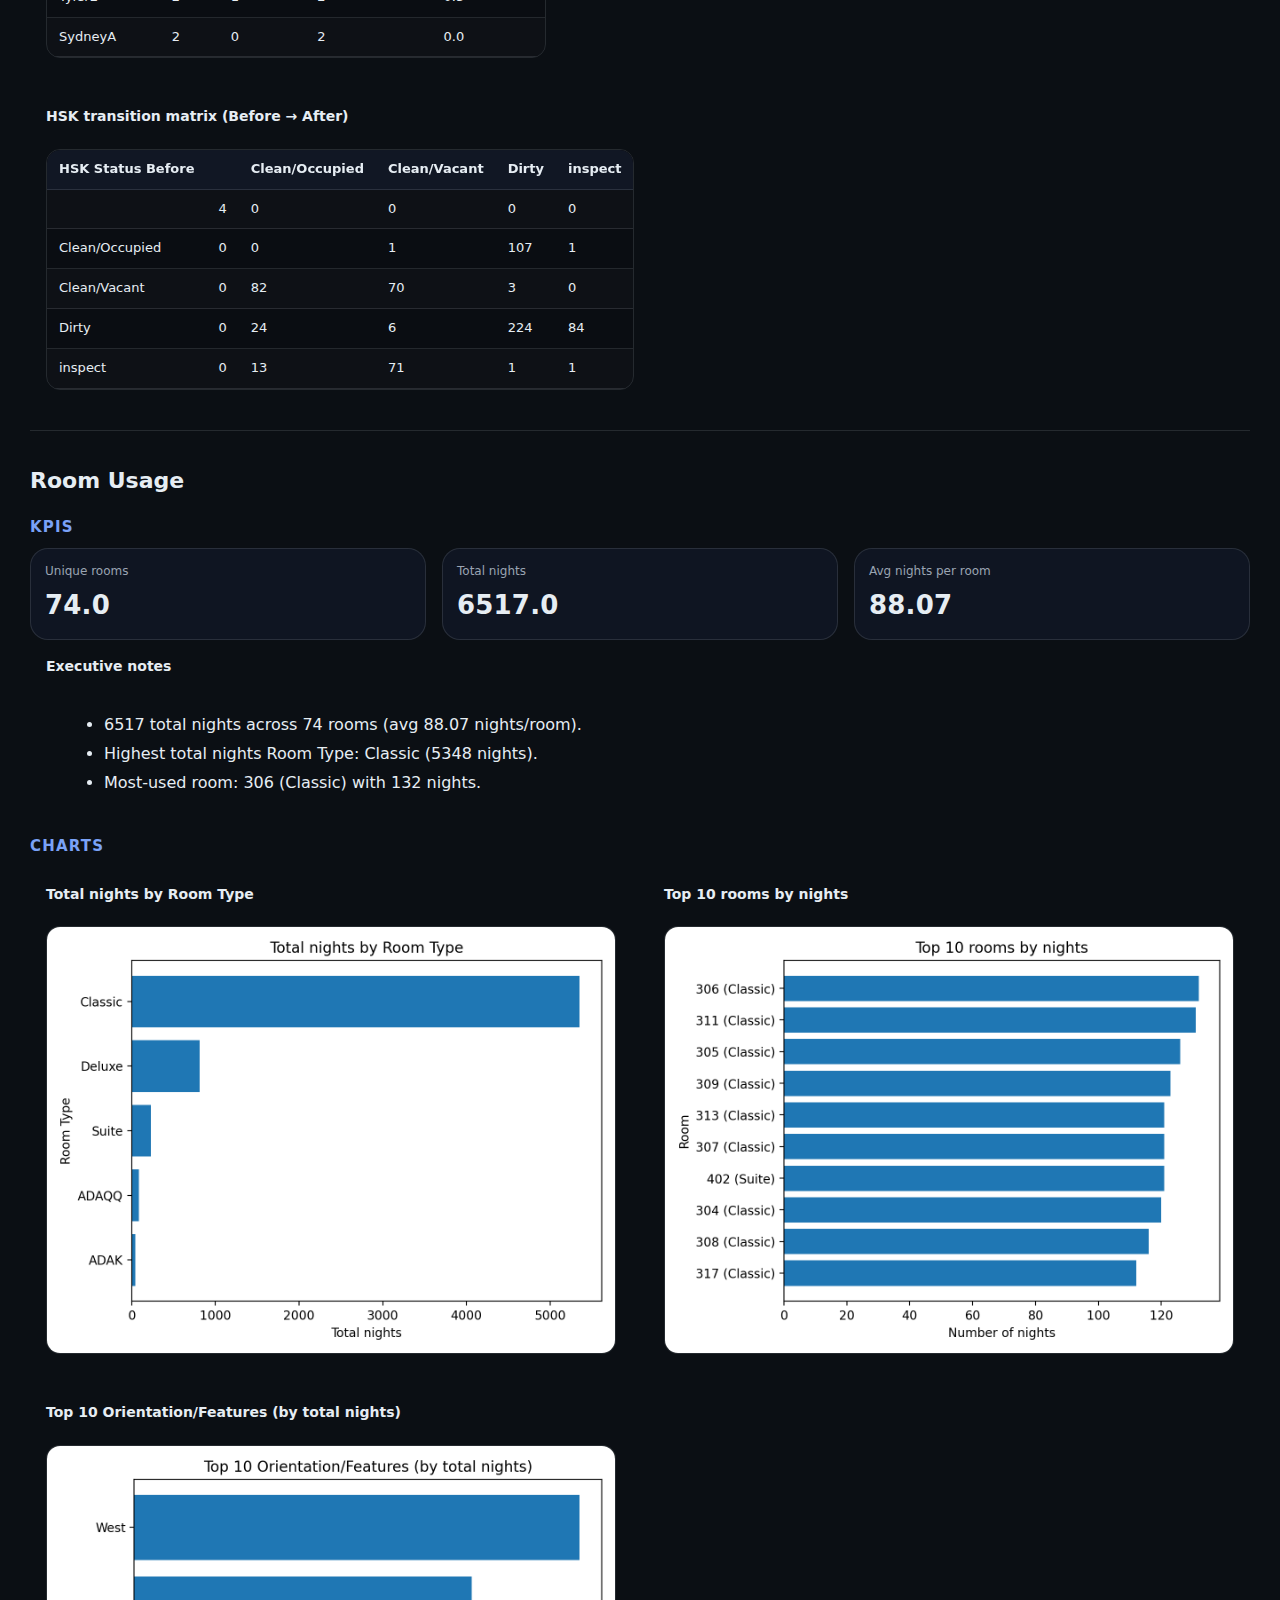
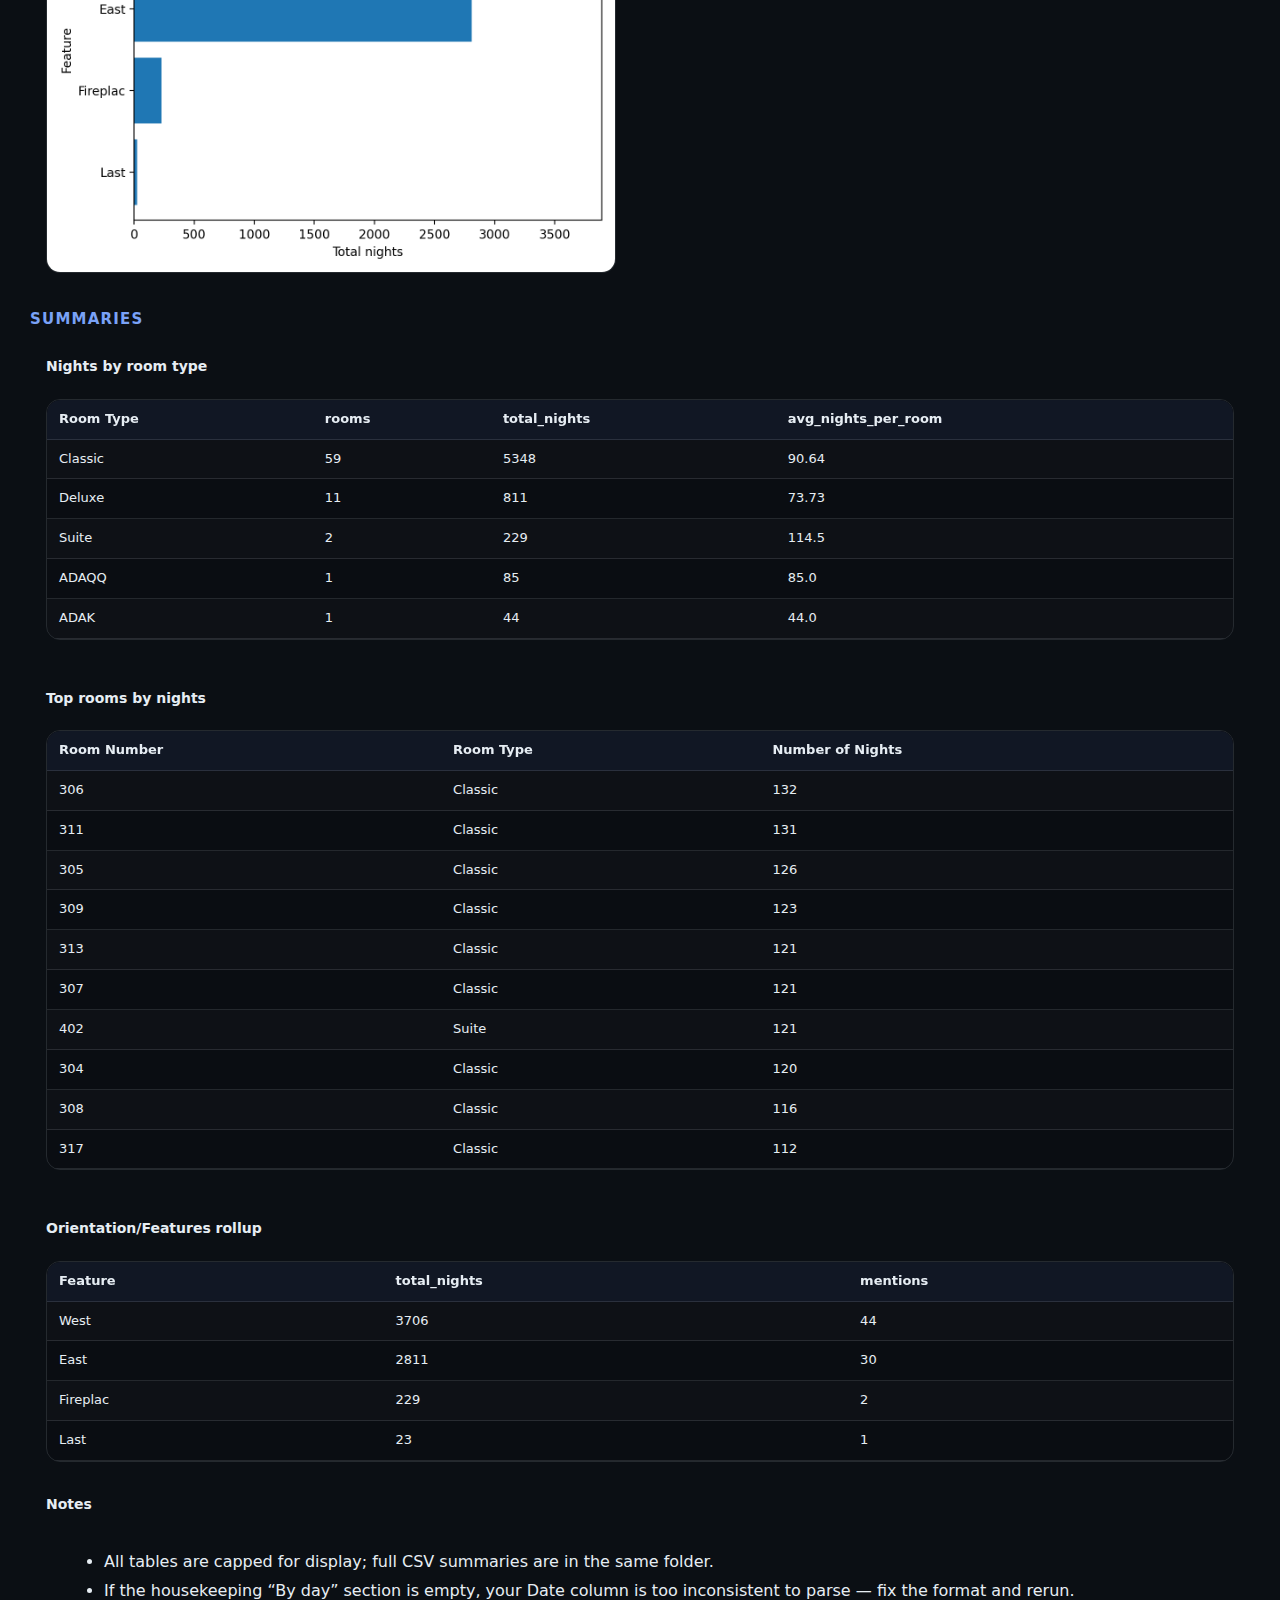
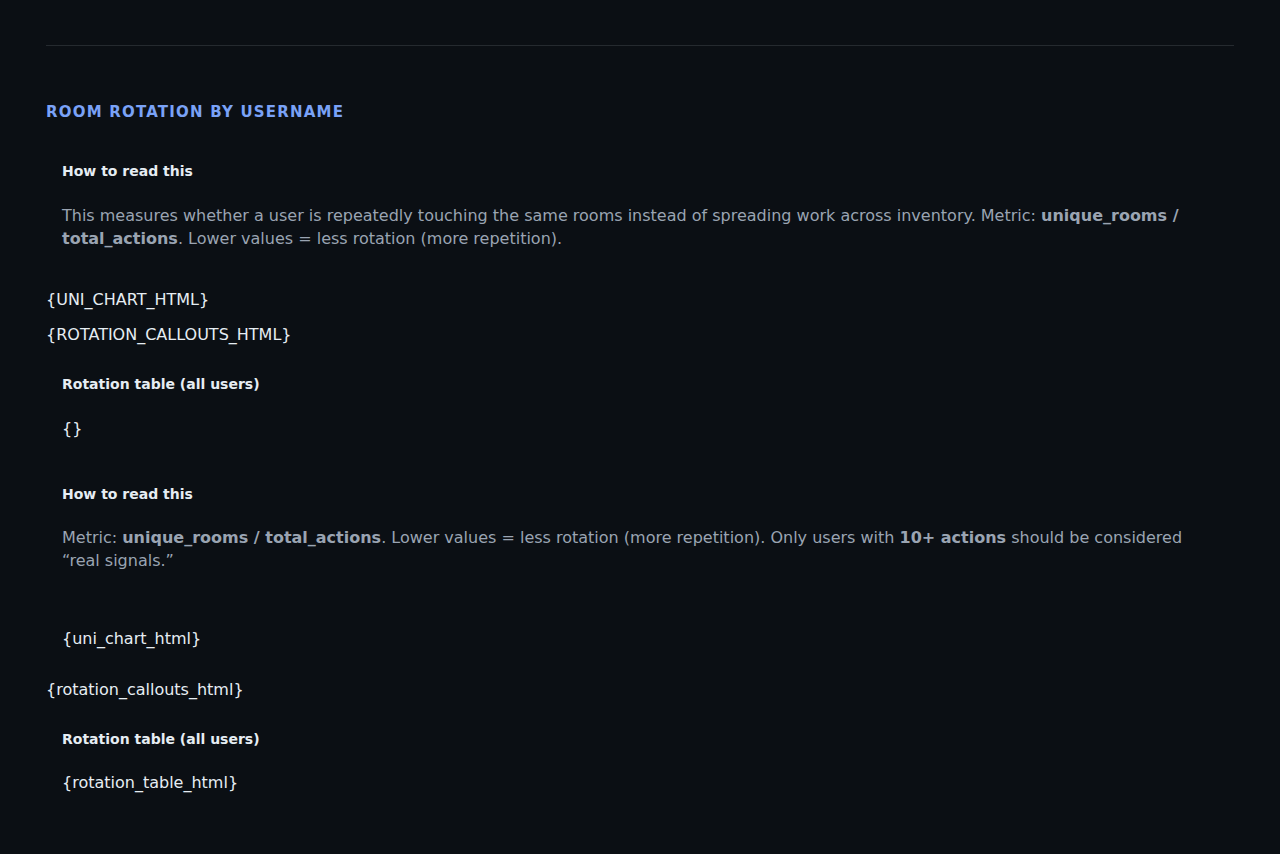
<file: report_2026-01-14_1921/report.html>
<!doctype html>
    <html>
    <head>
      <meta charset="utf-8" />
      <meta name="viewport" content="width=device-width, initial-scale=1" />
      <title>Operations Report — Housekeeping + Room Usage</title>
      <style>
:root{
  --bg:#0b0f14;
  --card:#121826;
  --card2:#0f1522;
  --text:#e6edf3;
  --muted:#9aa4b2;
  --line:rgba(230,237,243,.12);
  --accent:#7aa2f7;
  --good:#7ee787;
  --warn:#f2cc60;
}

*{ box-sizing:border-box; }

body{
  background:var(--bg);
  color:var(--text);
  font-family: ui-sans-serif, system-ui, -apple-system, Segoe UI, Roboto, Arial, "Apple Color Emoji","Segoe UI Emoji";
  margin:0;
  padding:28px;
  line-height:1.45;
}

.wrap{ max-width:1220px; margin:0 auto; }

h1{
  margin:0 0 6px;
  font-size:30px;
  letter-spacing:.2px;
}
h2{
  margin:34px 0 8px;
  font-size:22px;
}
h3{
  margin:20px 0 10px;
  font-size:15px;
  color:var(--accent);
  text-transform:uppercase;
  letter-spacing:.08em;
}

.sub{
  color:var(--muted);
  margin-bottom:18px;
  display:flex;
  gap:10px;
  flex-wrap:wrap;
  align-items:center;
}

.grid{
  display:grid;
  gap:16px;
  grid-template-columns:repeat(12, 1fr);
  align-items:start;
}

/* IMPORTANT: cards should be normal block flow, not flex */
.card{
  display:flex;
  flex-direction: column;
  gap: 12px;         /* <- gives you the breathing room you want */
  padding: 16px;
}

.stack{
    display: flex;
    flex-direction: column;
    gap: 16px;
}

.card.soft{
  background:linear-gradient(180deg, rgba(122,162,247,.10), rgba(18,24,38,0) 60%), var(--card);
}

.span-12{ grid-column:span 12; }
.span-8{ grid-column:span 8; }
.span-6{ grid-column:span 6; }
.span-4{ grid-column:span 4; }

.muted{ color:var(--muted); }
.caption{
  font-weight:650;
  margin:0 0 10px;
  font-size:14px;
}
p{ margin:0 0 10px; }
ul{ margin:8px 0 0 18px; }
li{ margin:6px 0; }

.pill{
  display:inline-flex;
  align-items:center;
  gap:8px;
  padding:6px 10px;
  border-radius:999px;
  border:1px solid var(--line);
  background:rgba(122,162,247,.10);
  color:var(--text);
  font-size:12px;
}

/* KPI cards */
.kpi-wrap{
  display:grid;
  grid-template-columns:repeat(12,1fr);
  gap:16px;
}
.kpi-card{
  grid-column:span 4;
  background:var(--card2);
  border:1px solid var(--line);
  border-radius:18px;
  padding:14px 14px 12px;
  min-height:92px;
}
.kpi-label{
  color:var(--muted);
  font-size:12px;
  margin-bottom:6px;
}
.kpi{
  font-size:26px;
  font-weight:800;
  letter-spacing:.2px;
}

/* Tables */
.table-wrap{
  overflow:auto;
  border-radius:14px;
  border:1px solid var(--line);
}
table{
  width:100%;
  border-collapse:separate;
  border-spacing:0;
  font-size:13px;
  background:rgba(0,0,0,.08);
}
th, td{
  padding:10px 12px;
  border-bottom:1px solid var(--line);
  text-align:left;
  vertical-align:top;
  white-space:nowrap;
}
td{ white-space:normal; }
th{
  position:sticky;
  top:0;
  z-index:1;
  background:rgba(18,24,38,.92);
  backdrop-filter:blur(8px);
  font-weight:650;
}
tbody tr:nth-child(odd){ background:rgba(255,255,255,.02); }
tbody tr:hover{ background:rgba(122,162,247,.08); }

/* Images / charts */
img{
  width:100%;
  height:auto;
  border-radius:14px;
  border:1px solid var(--line);
  background:#0b0f14;
  display:block;
}

/* Section divider */
.hr{
  height:1px;
  background:var(--line);
  margin:24px 0;
}

/* Mobile */
@media (max-width: 920px){
  body{ padding:14px; }
  .span-6,.span-4,.span-8{ grid-column:span 12; }
  .kpi-card{ grid-column:span 12; }
  th, td{ white-space:normal; }
}
</style>
    </head>
    <body>
      <div class="wrap">
        <h1>Operations Report — Housekeeping + Room Usage</h1>
        <div class="sub">Generated 2026-01-14 19:21:37 • Folder: <span class="pill">report_2026-01-14_1921</span></div>

        <div class="card soft">
          <div class="caption">What this report is</div>
          <div class="muted">
            A clean snapshot of housekeeping status changes and room usage.
            It focuses on volume, real changes (Before ≠ After), who closed work, and what room types/features are getting used.
          </div>
        </div>

        <h2>Housekeeping Change Log</h2>
        <h3>KPIs</h3>
        <div class='kpi-wrap'>
            <div class="kpi-card">
            <div class="kpi-label">Total rows</div>
            <div class="kpi">692.0</div>
            </div>
            

            <div class="kpi-card">
            <div class="kpi-label">Unique rooms</div>
            <div class="kpi">50.0</div>
            </div>
            

            <div class="kpi-card">
            <div class="kpi-label">HSK status changes (count)</div>
            <div class="kpi">393.0</div>
            </div>
            

            <div class="kpi-card">
            <div class="kpi-label">HSK status changes (rate)</div>
            <div class="kpi">0.5679</div>
            </div>
            

            <div class="kpi-card">
            <div class="kpi-label">Date parse success rate</div>
            <div class="kpi">0.0</div>
            </div>
            </div>

        <div class="card">
          <div class="caption">Executive notes</div>
          <ul><li>393 of 692 log entries changed HSK status (56.8%).</li>
<li>Most changed Room Type: Classc (336 changes).</li>
<li>Most closures by Housekeeper After:  (164 changes).</li>
<li>⚠ Date parsing success was 0.0%. If charts look off, the Date column format is inconsistent.</li></ul>
        </div>

        <h3>Charts</h3>
        <div class='grid'><div class='span-6'>
    <div class="card">
      <div class='caption'>Top 10 Housekeepers (by changes, After)</div>
      <img src="top_housekeepers_after.png" alt="Top 10 Housekeepers (by changes, After)">
    </div>
    </div>
<div class='span-6'>
    <div class="card">
      <div class='caption'>HSK Status Transition Matrix (Before → After)</div>
      <img src="hsk_transition_heatmap.png" alt="HSK Status Transition Matrix (Before → After)">
    </div>
    </div></div>

        <h3>Summaries</h3>
        <div class="grid stack">
          <div class="card span-12">
            <div class="caption">By day</div>
            <p class='muted'>No data available.</p>
          </div>
          <div class="card span-12">
            <div class="caption">By room type</div>
            
    <div class="table-wrap">
      <table>
        <thead><tr><th>Room Type</th><th>rows</th><th>unique_rooms</th><th>changed</th><th>change_rate</th></tr></thead>
        <tbody><tr><td>Classc</td><td>592</td><td>44</td><td>336</td><td>0.5676</td></tr><tr><td>Deluxe</td><td>81</td><td>4</td><td>47</td><td>0.5802</td></tr><tr><td>Suite</td><td>19</td><td>2</td><td>10</td><td>0.5263</td></tr></tbody>
      </table>
      
    </div>
    
          </div>
          <div class="card span-12">
            <div class="caption">By housekeeper (After)</div>
            
    <div class="table-wrap">
      <table>
        <thead><tr><th>Housekeeper After</th><th>rows</th><th>changed</th><th>unique_rooms</th><th>change_rate</th></tr></thead>
        <tbody><tr><td></td><td>320</td><td>164</td><td>50</td><td>0.5125</td></tr><tr><td>Dixie Collins</td><td>87</td><td>57</td><td>19</td><td>0.6552</td></tr><tr><td>Felicity Arnold</td><td>73</td><td>46</td><td>17</td><td>0.6301</td></tr><tr><td>Kaylee Thomsen</td><td>68</td><td>38</td><td>16</td><td>0.5588</td></tr><tr><td>Kyra Christiansen</td><td>44</td><td>26</td><td>10</td><td>0.5909</td></tr><tr><td>Jesse Rowles</td><td>34</td><td>20</td><td>10</td><td>0.5882</td></tr><tr><td>Emery Rowles</td><td>31</td><td>20</td><td>9</td><td>0.6452</td></tr><tr><td>Ben Weaver</td><td>27</td><td>18</td><td>7</td><td>0.6667</td></tr><tr><td>Rylee Call</td><td>8</td><td>4</td><td>2</td><td>0.5</td></tr></tbody>
      </table>
      
    </div>
    
          </div>
          <div class="card span-12">
            <div class="caption">By username</div>
            
    <div class="table-wrap">
      <table>
        <thead><tr><th>Username</th><th>rows</th><th>changed</th><th>unique_rooms</th><th>change_rate</th></tr></thead>
        <tbody><tr><td>CyndiC</td><td>146</td><td>67</td><td>41</td><td>0.4589</td></tr><tr><td>ChorumPMS</td><td>109</td><td>106</td><td>44</td><td>0.9725</td></tr><tr><td>Administrator</td><td>109</td><td>0</td><td>44</td><td>0.0</td></tr><tr><td>NachelleW</td><td>68</td><td>34</td><td>24</td><td>0.5</td></tr><tr><td>BethanyP</td><td>33</td><td>10</td><td>22</td><td>0.303</td></tr><tr><td>TammyW</td><td>33</td><td>8</td><td>23</td><td>0.2424</td></tr><tr><td>CameronS</td><td>30</td><td>30</td><td>21</td><td>1.0</td></tr><tr><td>MasonR</td><td>25</td><td>11</td><td>17</td><td>0.44</td></tr><tr><td>DixieC</td><td>24</td><td>24</td><td>19</td><td>1.0</td></tr><tr><td>CarterJ</td><td>23</td><td>22</td><td>21</td><td>0.9565</td></tr><tr><td>KayleeT</td><td>19</td><td>19</td><td>16</td><td>1.0</td></tr><tr><td>FelicityA</td><td>15</td><td>15</td><td>12</td><td>1.0</td></tr><tr><td>KyraC</td><td>11</td><td>11</td><td>10</td><td>1.0</td></tr><tr><td>EmeryR</td><td>10</td><td>10</td><td>9</td><td>1.0</td></tr><tr><td>JesseR</td><td>9</td><td>9</td><td>9</td><td>1.0</td></tr><tr><td>BenW</td><td>7</td><td>7</td><td>7</td><td>1.0</td></tr><tr><td>JustinM</td><td>6</td><td>0</td><td>5</td><td>0.0</td></tr><tr><td>MckenzieS</td><td>3</td><td>3</td><td>3</td><td>1.0</td></tr><tr><td>ChiaraM</td><td>3</td><td>2</td><td>2</td><td>0.6667</td></tr><tr><td>HelerP</td><td>3</td><td>2</td><td>3</td><td>0.6667</td></tr><tr><td>RyleeC</td><td>2</td><td>2</td><td>2</td><td>1.0</td></tr><tr><td>TylerE</td><td>2</td><td>1</td><td>2</td><td>0.5</td></tr><tr><td>SydneyA</td><td>2</td><td>0</td><td>2</td><td>0.0</td></tr></tbody>
      </table>
      
    </div>
    
          </div>
          <div class="card span-12">
            <div class="caption">HSK transition matrix (Before → After)</div>
            
    <div class="table-wrap">
      <table>
        <thead><tr><th>HSK Status Before</th><th></th><th>Clean/Occupied</th><th>Clean/Vacant</th><th>Dirty</th><th>inspect</th></tr></thead>
        <tbody><tr><td></td><td>4</td><td>0</td><td>0</td><td>0</td><td>0</td></tr><tr><td>Clean/Occupied</td><td>0</td><td>0</td><td>1</td><td>107</td><td>1</td></tr><tr><td>Clean/Vacant</td><td>0</td><td>82</td><td>70</td><td>3</td><td>0</td></tr><tr><td>Dirty</td><td>0</td><td>24</td><td>6</td><td>224</td><td>84</td></tr><tr><td>inspect</td><td>0</td><td>13</td><td>71</td><td>1</td><td>1</td></tr></tbody>
      </table>
      
    </div>
    
          </div>
        </div>

        <div class="hr stack"></div>

        <h2>Room Usage</h2>
        <h3>KPIs</h3>
        <div class='kpi-wrap'>
            <div class="kpi-card">
            <div class="kpi-label">Unique rooms</div>
            <div class="kpi">74.0</div>
            </div>
            

            <div class="kpi-card">
            <div class="kpi-label">Total nights</div>
            <div class="kpi">6517.0</div>
            </div>
            

            <div class="kpi-card">
            <div class="kpi-label">Avg nights per room</div>
            <div class="kpi">88.07</div>
            </div>
            </div>

        <div class="card">
          <div class="caption">Executive notes</div>
          <ul><li>6517 total nights across 74 rooms (avg 88.07 nights/room).</li>
<li>Highest total nights Room Type: Classic (5348 nights).</li>
<li>Most-used room: 306 (Classic) with 132 nights.</li></ul>
        </div>

        <h3>Charts</h3>
        <div class='grid'><div class='span-6'>
    <div class="card">
      <div class='caption'>Total nights by Room Type</div>
      <img src="room_usage_nights_by_room_type.png" alt="Total nights by Room Type">
    </div>
    </div>
<div class='span-6'>
    <div class="card">
      <div class='caption'>Top 10 rooms by nights</div>
      <img src="room_usage_top_rooms.png" alt="Top 10 rooms by nights">
    </div>
    </div>
<div class='span-6'>
    <div class="card">
      <div class='caption'>Top 10 Orientation/Features (by total nights)</div>
      <img src="room_usage_top_features.png" alt="Top 10 Orientation/Features (by total nights)">
    </div>
    </div></div>

        <h3>Summaries</h3>
        <div class="grid">
          <div class="card span-12">
            <div class="caption">Nights by room type</div>
            
    <div class="table-wrap">
      <table>
        <thead><tr><th>Room Type</th><th>rooms</th><th>total_nights</th><th>avg_nights_per_room</th></tr></thead>
        <tbody><tr><td>Classic</td><td>59</td><td>5348</td><td>90.64</td></tr><tr><td>Deluxe</td><td>11</td><td>811</td><td>73.73</td></tr><tr><td>Suite</td><td>2</td><td>229</td><td>114.5</td></tr><tr><td>ADAQQ</td><td>1</td><td>85</td><td>85.0</td></tr><tr><td>ADAK</td><td>1</td><td>44</td><td>44.0</td></tr></tbody>
      </table>
      
    </div>
    
          </div>
          <div class="card span-12">
            <div class="caption">Top rooms by nights</div>
            
    <div class="table-wrap">
      <table>
        <thead><tr><th>Room Number</th><th>Room Type</th><th>Number of Nights</th></tr></thead>
        <tbody><tr><td>306</td><td>Classic</td><td>132</td></tr><tr><td>311</td><td>Classic</td><td>131</td></tr><tr><td>305</td><td>Classic</td><td>126</td></tr><tr><td>309</td><td>Classic</td><td>123</td></tr><tr><td>313</td><td>Classic</td><td>121</td></tr><tr><td>307</td><td>Classic</td><td>121</td></tr><tr><td>402</td><td>Suite</td><td>121</td></tr><tr><td>304</td><td>Classic</td><td>120</td></tr><tr><td>308</td><td>Classic</td><td>116</td></tr><tr><td>317</td><td>Classic</td><td>112</td></tr></tbody>
      </table>
      
    </div>
    
          </div>
          <div class="card span-12">
            <div class="caption">Orientation/Features rollup</div>
            
    <div class="table-wrap">
      <table>
        <thead><tr><th>Feature</th><th>total_nights</th><th>mentions</th></tr></thead>
        <tbody><tr><td>West</td><td>3706</td><td>44</td></tr><tr><td>East</td><td>2811</td><td>30</td></tr><tr><td>Fireplac</td><td>229</td><td>2</td></tr><tr><td>Last</td><td>23</td><td>1</td></tr></tbody>
      </table>
      
    </div>
    
          </div>
        </div>

        <div class="card">
          <div class="caption">Notes</div>
          <ul>
            <li>All tables are capped for display; full CSV summaries are in the same folder.</li>
            <li>If the housekeeping “By day” section is empty, your Date column is too inconsistent to parse — fix the format and rerun.</li>
          </ul>
        <div class="hr"></div>

          <h3>Room Rotation by Username</h3>

          <div class="card">
            <div class="caption">How to read this</div>
            <p class="muted">
              This measures whether a user is repeatedly touching the same rooms instead of spreading work across inventory.
              Metric: <b>unique_rooms / total_actions</b>. Lower values = less rotation (more repetition).
            </p>
          </div>

          <div class="grid">
            <div class="span-12">
              {UNI_CHART_HTML}
            </div>
          </div>

          {ROTATION_CALLOUTS_HTML}

          <div class="card">
            <div class="caption">Rotation table (all users)</div>
            {}
          </div>
          <div class="card">
            <div class="caption">How to read this</div>
            <p class="muted">
              Metric: <b>unique_rooms / total_actions</b>. Lower values = less rotation (more repetition).
              Only users with <b>10+ actions</b> should be considered “real signals.”
            </p>
          </div>

          <div class="grid">
            <div class="card span-12">
              {uni_chart_html}
            </div>
          </div>

          {rotation_callouts_html}

          <div class="card">
            <div class="caption">Rotation table (all users)</div>
            {rotation_table_html}
          </div>
      </div>
    </body>
    </html>
</file>
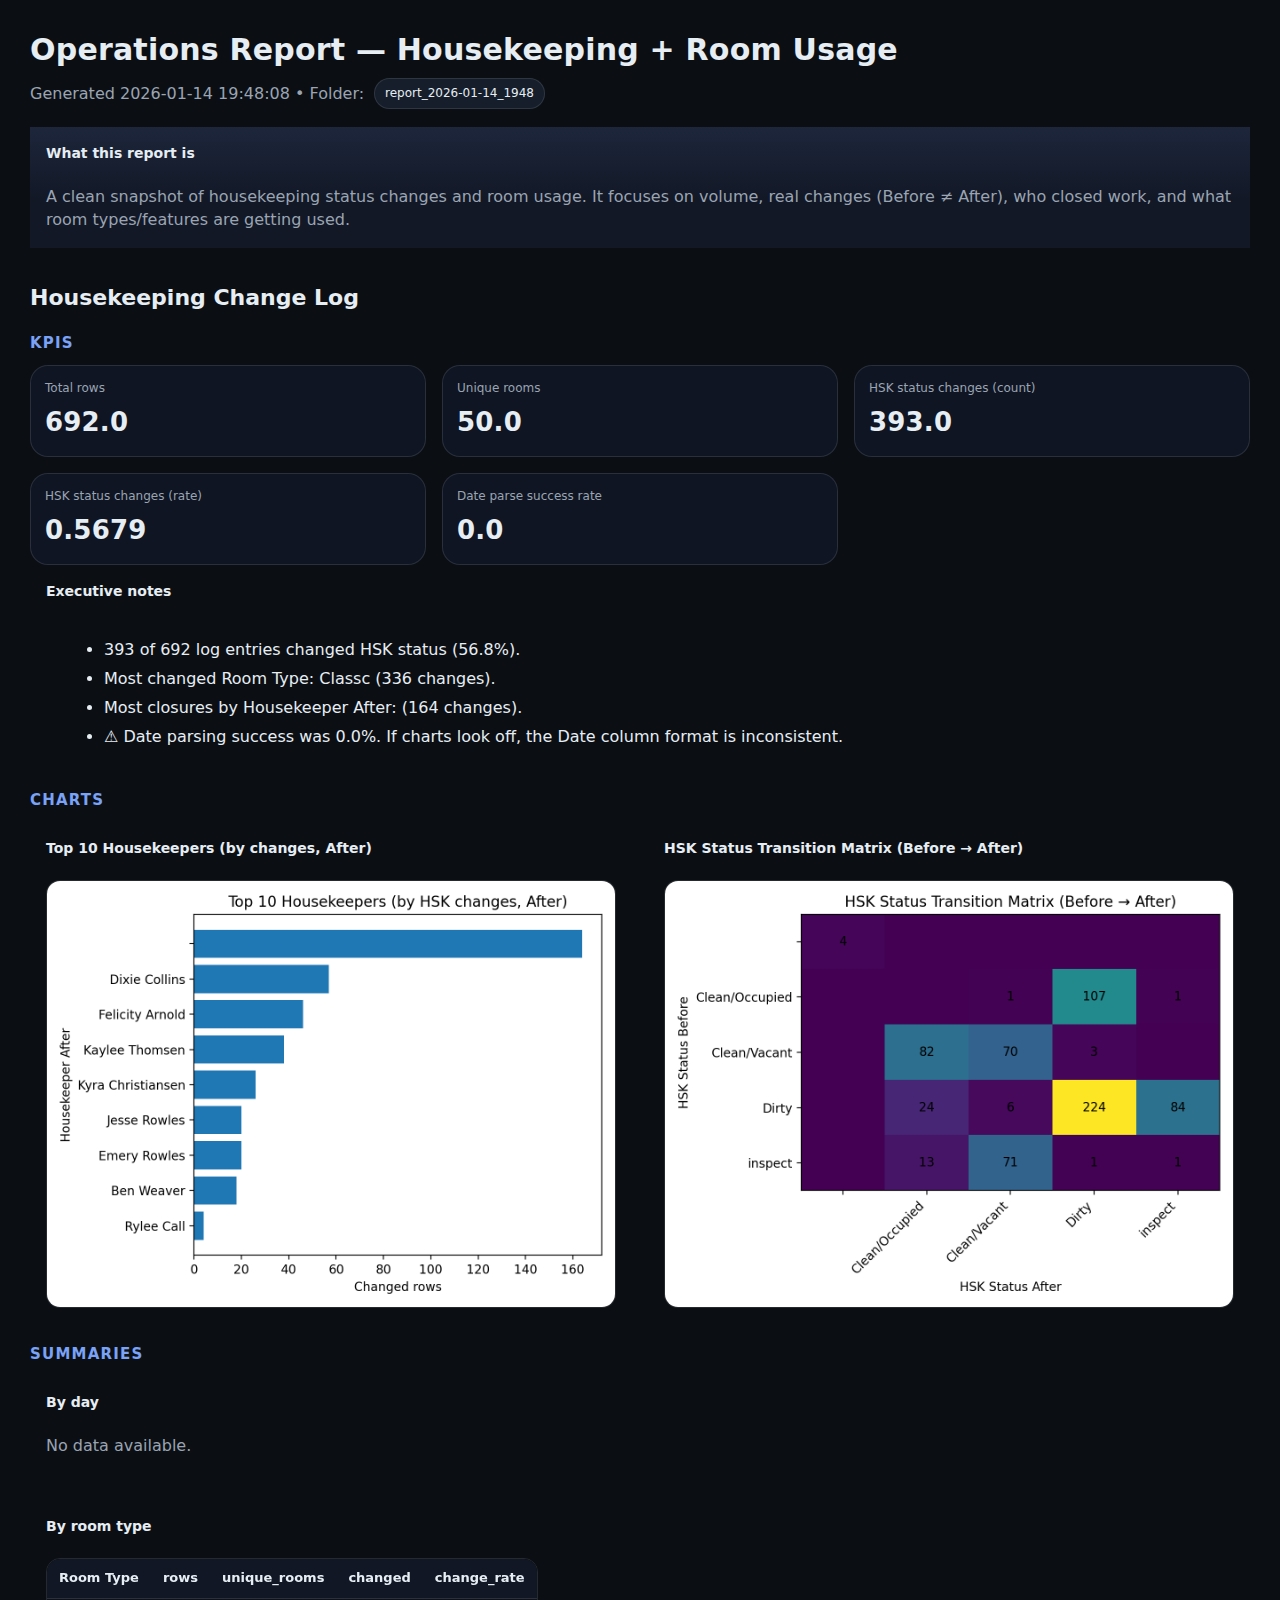
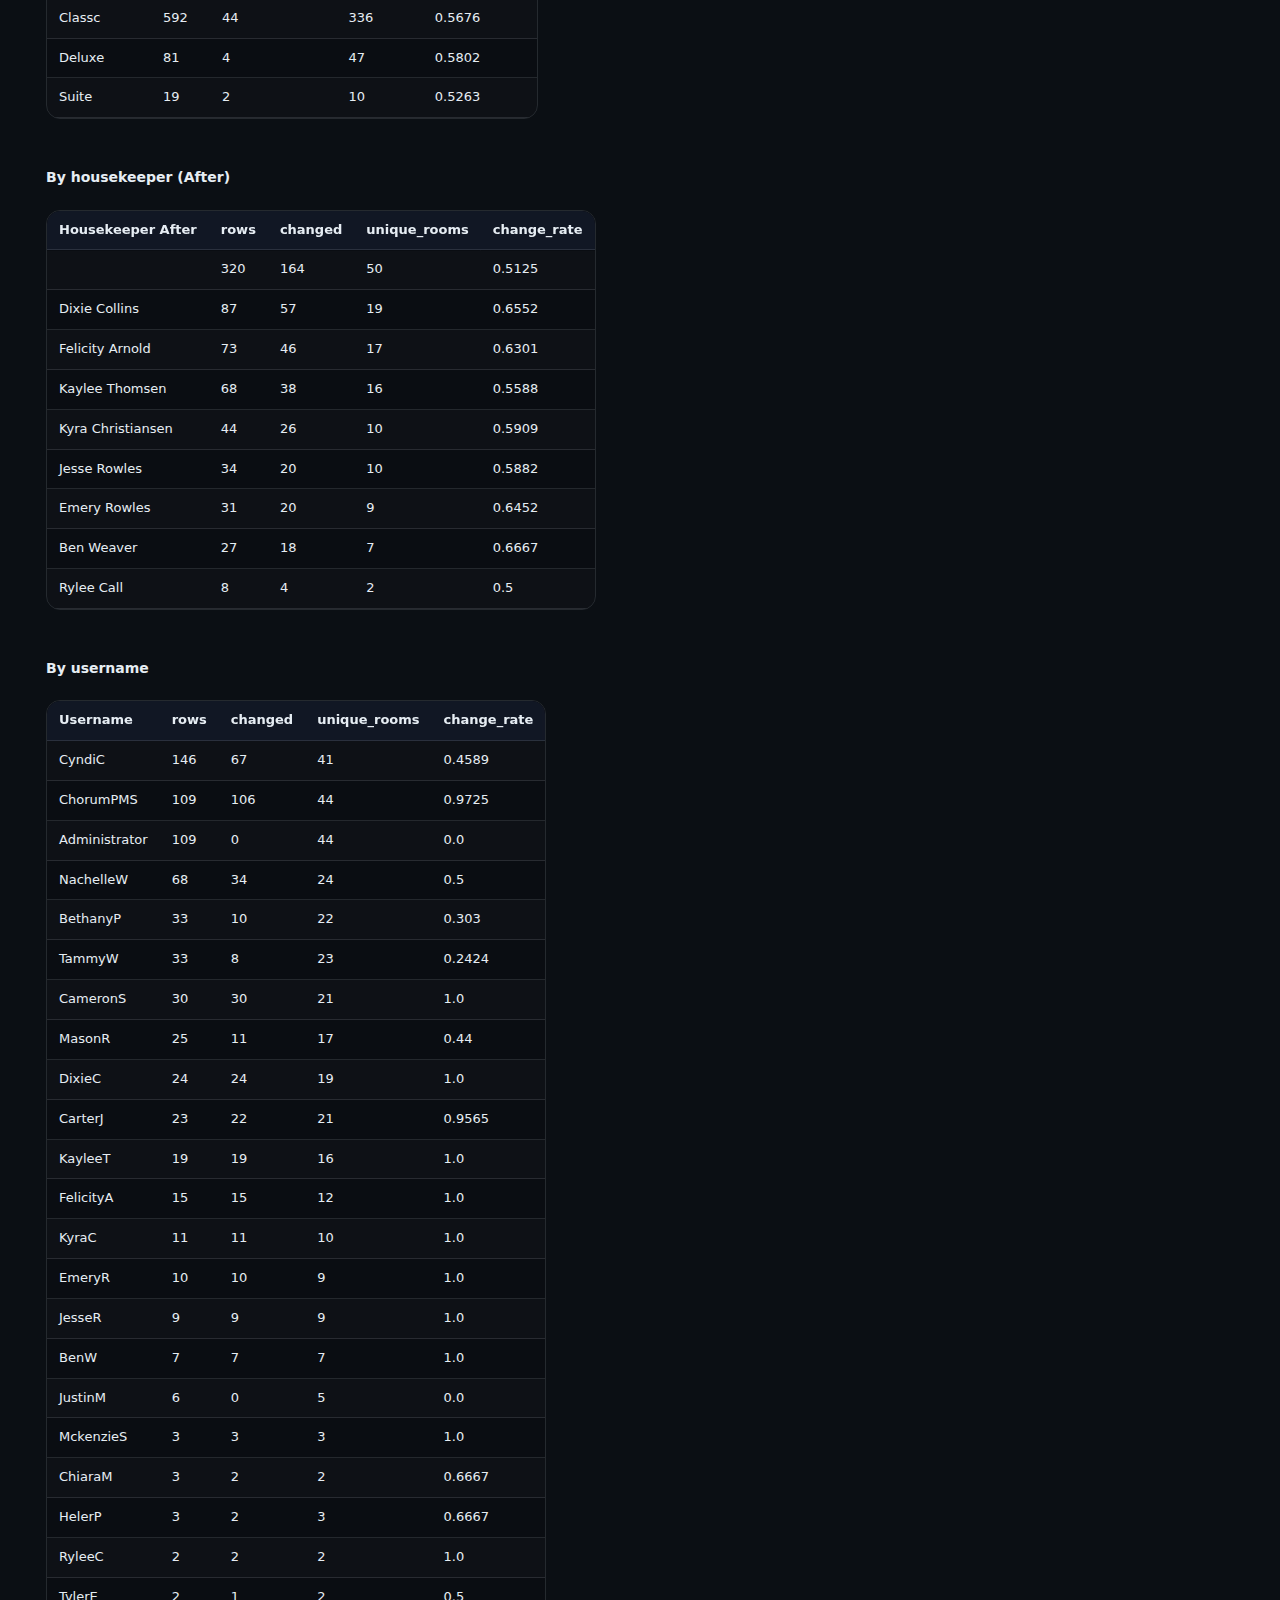
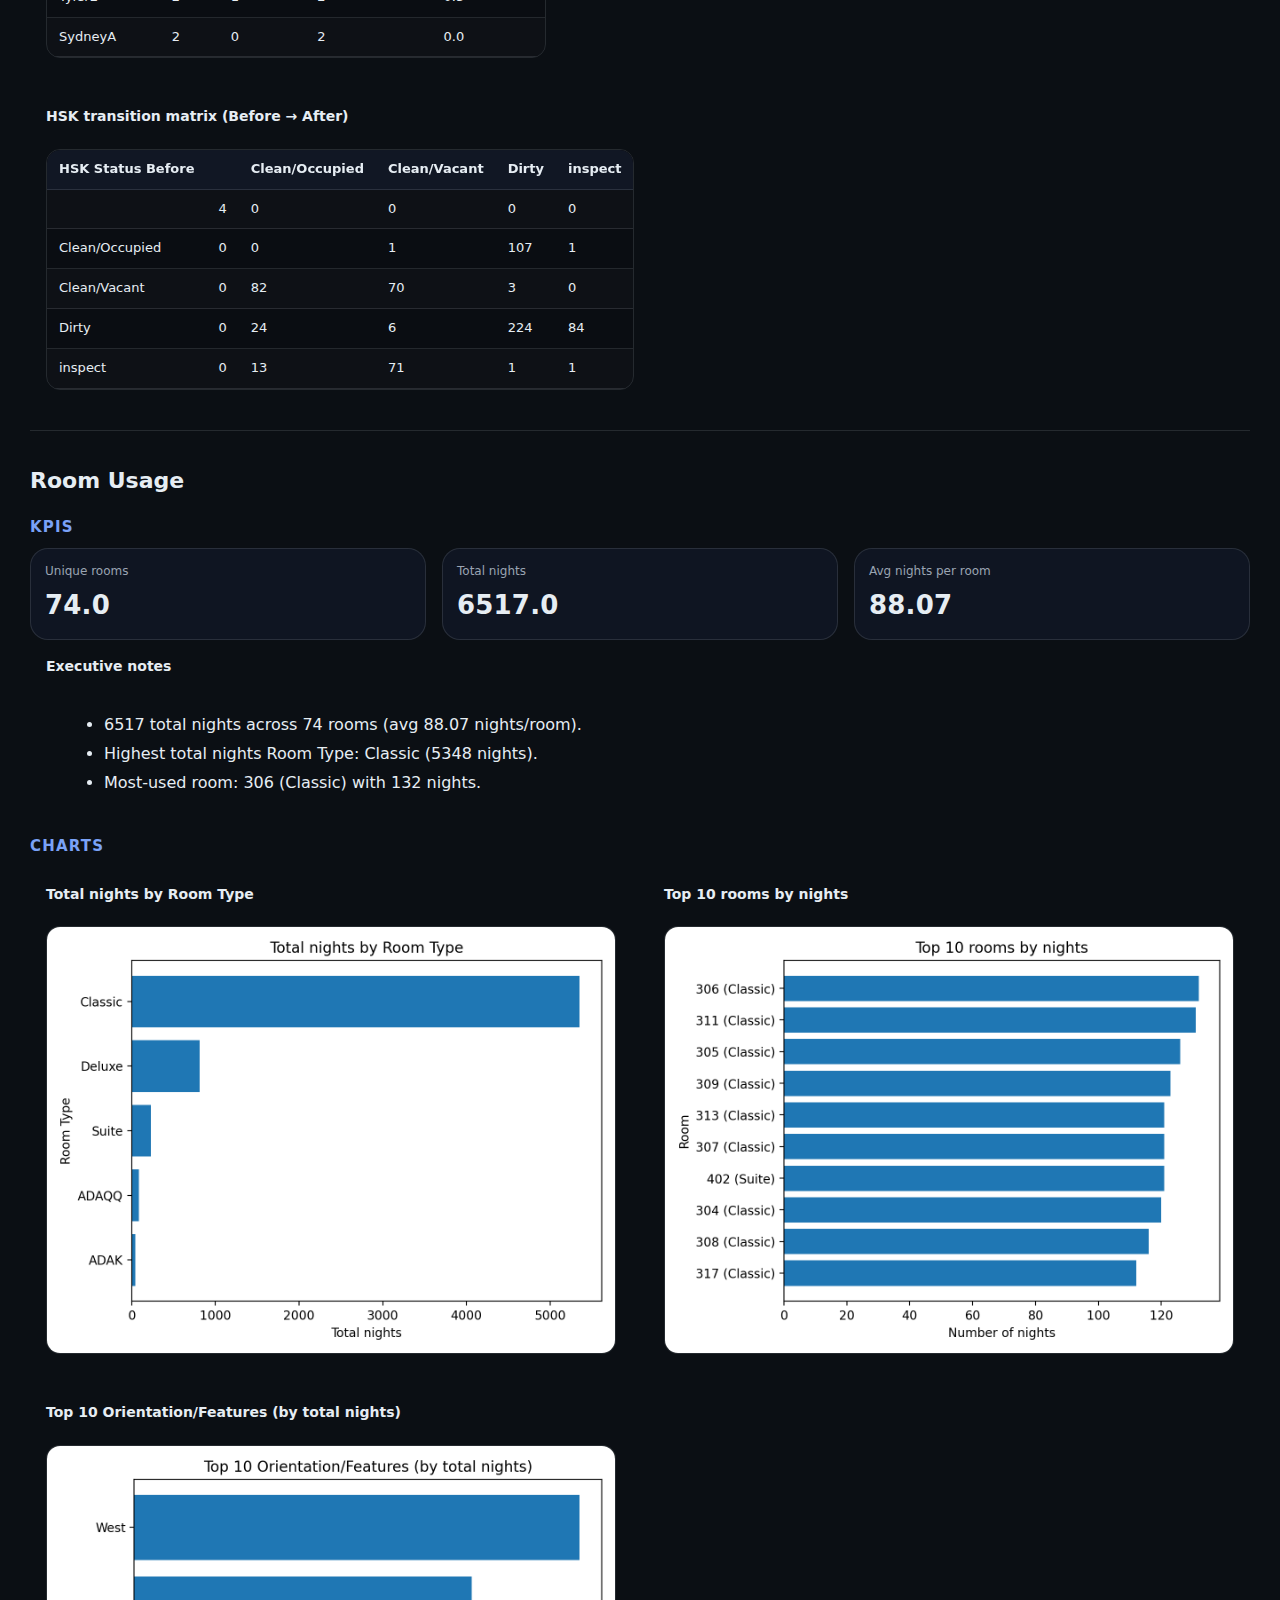
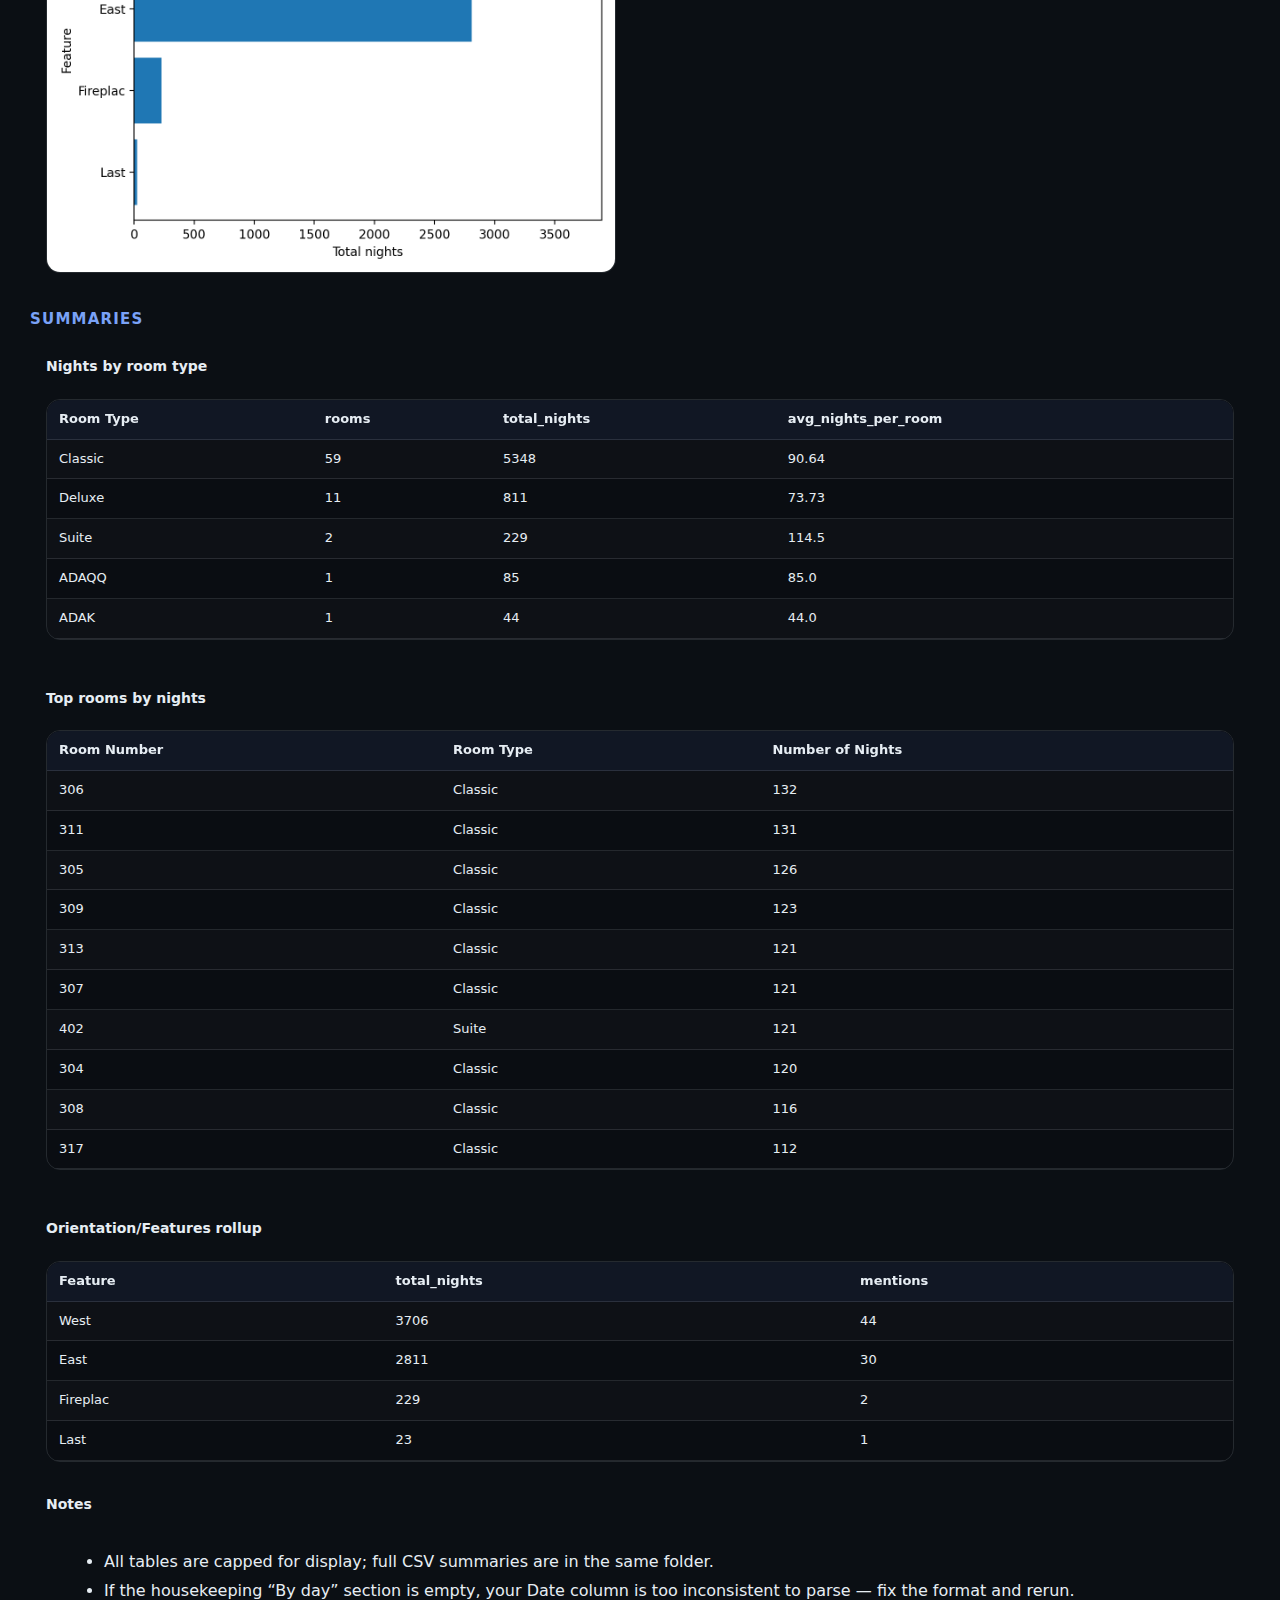
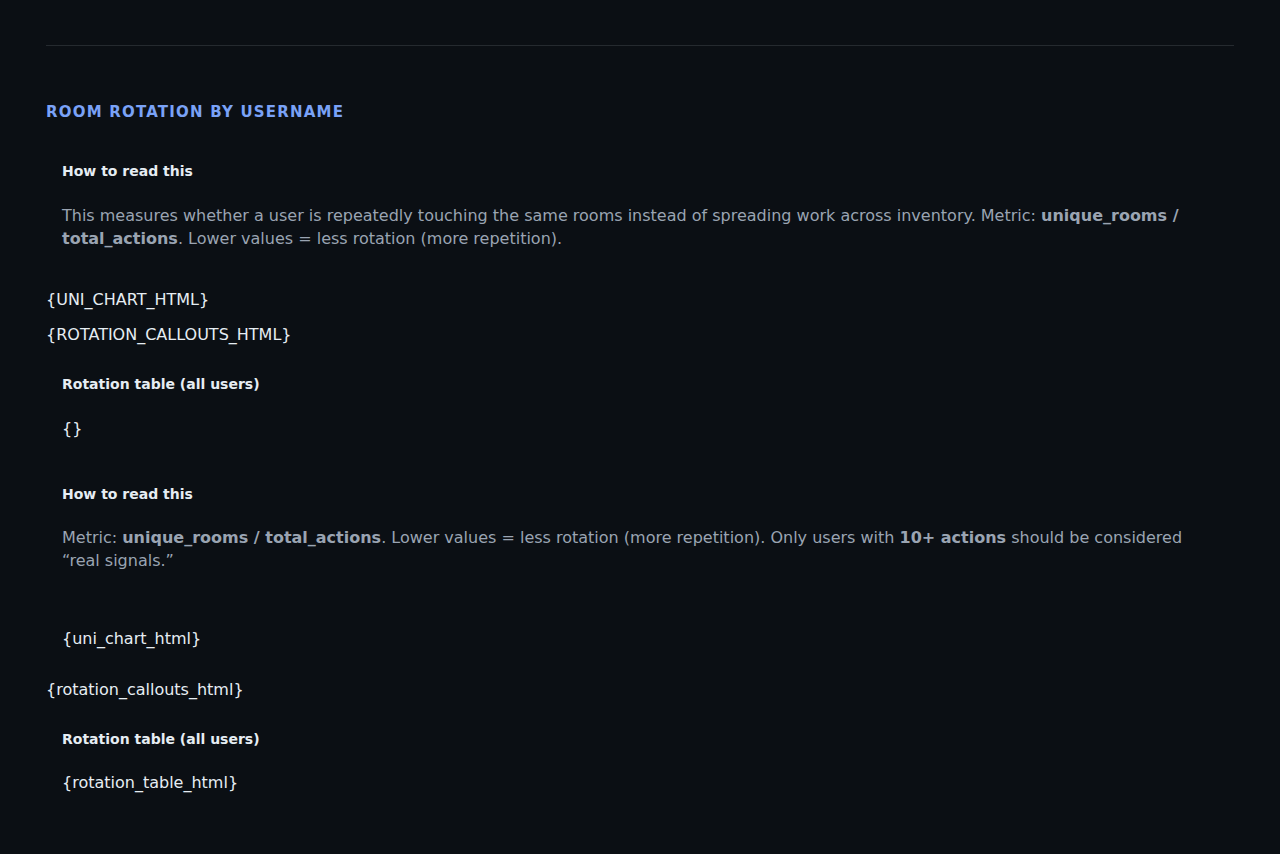
<file: report_2026-01-14_1948/report.html>
<!doctype html>
    <html>
    <head>
      <meta charset="utf-8" />
      <meta name="viewport" content="width=device-width, initial-scale=1" />
      <title>Operations Report — Housekeeping + Room Usage</title>
      <style>
:root{
  --bg:#0b0f14;
  --card:#121826;
  --card2:#0f1522;
  --text:#e6edf3;
  --muted:#9aa4b2;
  --line:rgba(230,237,243,.12);
  --accent:#7aa2f7;
  --good:#7ee787;
  --warn:#f2cc60;
}

*{ box-sizing:border-box; }

body{
  background:var(--bg);
  color:var(--text);
  font-family: ui-sans-serif, system-ui, -apple-system, Segoe UI, Roboto, Arial, "Apple Color Emoji","Segoe UI Emoji";
  margin:0;
  padding:28px;
  line-height:1.45;
}

.wrap{ max-width:1220px; margin:0 auto; }

h1{
  margin:0 0 6px;
  font-size:30px;
  letter-spacing:.2px;
}
h2{
  margin:34px 0 8px;
  font-size:22px;
}
h3{
  margin:20px 0 10px;
  font-size:15px;
  color:var(--accent);
  text-transform:uppercase;
  letter-spacing:.08em;
}

.sub{
  color:var(--muted);
  margin-bottom:18px;
  display:flex;
  gap:10px;
  flex-wrap:wrap;
  align-items:center;
}

.grid{
  display:grid;
  gap:16px;
  grid-template-columns:repeat(12, 1fr);
  align-items:start;
}

/* IMPORTANT: cards should be normal block flow, not flex */
.card{
  display:flex;
  flex-direction: column;
  gap: 12px;         /* <- gives you the breathing room you want */
  padding: 16px;
}

.stack{
    display: flex;
    flex-direction: column;
    gap: 16px;
}

.card.soft{
  background:linear-gradient(180deg, rgba(122,162,247,.10), rgba(18,24,38,0) 60%), var(--card);
}

.span-12{ grid-column:span 12; }
.span-8{ grid-column:span 8; }
.span-6{ grid-column:span 6; }
.span-4{ grid-column:span 4; }

.muted{ color:var(--muted); }
.caption{
  font-weight:650;
  margin:0 0 10px;
  font-size:14px;
}
p{ margin:0 0 10px; }
ul{ margin:8px 0 0 18px; }
li{ margin:6px 0; }

.pill{
  display:inline-flex;
  align-items:center;
  gap:8px;
  padding:6px 10px;
  border-radius:999px;
  border:1px solid var(--line);
  background:rgba(122,162,247,.10);
  color:var(--text);
  font-size:12px;
}

/* KPI cards */
.kpi-wrap{
  display:grid;
  grid-template-columns:repeat(12,1fr);
  gap:16px;
}
.kpi-card{
  grid-column:span 4;
  background:var(--card2);
  border:1px solid var(--line);
  border-radius:18px;
  padding:14px 14px 12px;
  min-height:92px;
}
.kpi-label{
  color:var(--muted);
  font-size:12px;
  margin-bottom:6px;
}
.kpi{
  font-size:26px;
  font-weight:800;
  letter-spacing:.2px;
}

/* Tables */
.table-wrap{
  overflow:auto;
  border-radius:14px;
  border:1px solid var(--line);
}
table{
  width:100%;
  border-collapse:separate;
  border-spacing:0;
  font-size:13px;
  background:rgba(0,0,0,.08);
}
th, td{
  padding:10px 12px;
  border-bottom:1px solid var(--line);
  text-align:left;
  vertical-align:top;
  white-space:nowrap;
}
td{ white-space:normal; }
th{
  position:sticky;
  top:0;
  z-index:1;
  background:rgba(18,24,38,.92);
  backdrop-filter:blur(8px);
  font-weight:650;
}
tbody tr:nth-child(odd){ background:rgba(255,255,255,.02); }
tbody tr:hover{ background:rgba(122,162,247,.08); }

/* Images / charts */
img{
  width:100%;
  height:auto;
  border-radius:14px;
  border:1px solid var(--line);
  background:#0b0f14;
  display:block;
}

/* Section divider */
.hr{
  height:1px;
  background:var(--line);
  margin:24px 0;
}

/* Mobile */
@media (max-width: 920px){
  body{ padding:14px; }
  .span-6,.span-4,.span-8{ grid-column:span 12; }
  .kpi-card{ grid-column:span 12; }
  th, td{ white-space:normal; }
}
</style>
    </head>
    <body>
      <div class="wrap">
        <h1>Operations Report — Housekeeping + Room Usage</h1>
        <div class="sub">Generated 2026-01-14 19:48:08 • Folder: <span class="pill">report_2026-01-14_1948</span></div>

        <div class="card soft">
          <div class="caption">What this report is</div>
          <div class="muted">
            A clean snapshot of housekeeping status changes and room usage.
            It focuses on volume, real changes (Before ≠ After), who closed work, and what room types/features are getting used.
          </div>
        </div>

        <h2>Housekeeping Change Log</h2>
        <h3>KPIs</h3>
        <div class='kpi-wrap'>
            <div class="kpi-card">
            <div class="kpi-label">Total rows</div>
            <div class="kpi">692.0</div>
            </div>
            

            <div class="kpi-card">
            <div class="kpi-label">Unique rooms</div>
            <div class="kpi">50.0</div>
            </div>
            

            <div class="kpi-card">
            <div class="kpi-label">HSK status changes (count)</div>
            <div class="kpi">393.0</div>
            </div>
            

            <div class="kpi-card">
            <div class="kpi-label">HSK status changes (rate)</div>
            <div class="kpi">0.5679</div>
            </div>
            

            <div class="kpi-card">
            <div class="kpi-label">Date parse success rate</div>
            <div class="kpi">0.0</div>
            </div>
            </div>

        <div class="card">
          <div class="caption">Executive notes</div>
          <ul><li>393 of 692 log entries changed HSK status (56.8%).</li>
<li>Most changed Room Type: Classc (336 changes).</li>
<li>Most closures by Housekeeper After:  (164 changes).</li>
<li>⚠ Date parsing success was 0.0%. If charts look off, the Date column format is inconsistent.</li></ul>
        </div>

        <h3>Charts</h3>
        <div class='grid'><div class='span-6'>
    <div class="card">
      <div class='caption'>Top 10 Housekeepers (by changes, After)</div>
      <img src="top_housekeepers_after.png" alt="Top 10 Housekeepers (by changes, After)">
    </div>
    </div>
<div class='span-6'>
    <div class="card">
      <div class='caption'>HSK Status Transition Matrix (Before → After)</div>
      <img src="hsk_transition_heatmap.png" alt="HSK Status Transition Matrix (Before → After)">
    </div>
    </div></div>

        <h3>Summaries</h3>
        <div class="grid stack">
          <div class="card span-12">
            <div class="caption">By day</div>
            <p class='muted'>No data available.</p>
          </div>
          <div class="card span-12">
            <div class="caption">By room type</div>
            
    <div class="table-wrap">
      <table>
        <thead><tr><th>Room Type</th><th>rows</th><th>unique_rooms</th><th>changed</th><th>change_rate</th></tr></thead>
        <tbody><tr><td>Classc</td><td>592</td><td>44</td><td>336</td><td>0.5676</td></tr><tr><td>Deluxe</td><td>81</td><td>4</td><td>47</td><td>0.5802</td></tr><tr><td>Suite</td><td>19</td><td>2</td><td>10</td><td>0.5263</td></tr></tbody>
      </table>
      
    </div>
    
          </div>
          <div class="card span-12">
            <div class="caption">By housekeeper (After)</div>
            
    <div class="table-wrap">
      <table>
        <thead><tr><th>Housekeeper After</th><th>rows</th><th>changed</th><th>unique_rooms</th><th>change_rate</th></tr></thead>
        <tbody><tr><td></td><td>320</td><td>164</td><td>50</td><td>0.5125</td></tr><tr><td>Dixie Collins</td><td>87</td><td>57</td><td>19</td><td>0.6552</td></tr><tr><td>Felicity Arnold</td><td>73</td><td>46</td><td>17</td><td>0.6301</td></tr><tr><td>Kaylee Thomsen</td><td>68</td><td>38</td><td>16</td><td>0.5588</td></tr><tr><td>Kyra Christiansen</td><td>44</td><td>26</td><td>10</td><td>0.5909</td></tr><tr><td>Jesse Rowles</td><td>34</td><td>20</td><td>10</td><td>0.5882</td></tr><tr><td>Emery Rowles</td><td>31</td><td>20</td><td>9</td><td>0.6452</td></tr><tr><td>Ben Weaver</td><td>27</td><td>18</td><td>7</td><td>0.6667</td></tr><tr><td>Rylee Call</td><td>8</td><td>4</td><td>2</td><td>0.5</td></tr></tbody>
      </table>
      
    </div>
    
          </div>
          <div class="card span-12">
            <div class="caption">By username</div>
            
    <div class="table-wrap">
      <table>
        <thead><tr><th>Username</th><th>rows</th><th>changed</th><th>unique_rooms</th><th>change_rate</th></tr></thead>
        <tbody><tr><td>CyndiC</td><td>146</td><td>67</td><td>41</td><td>0.4589</td></tr><tr><td>ChorumPMS</td><td>109</td><td>106</td><td>44</td><td>0.9725</td></tr><tr><td>Administrator</td><td>109</td><td>0</td><td>44</td><td>0.0</td></tr><tr><td>NachelleW</td><td>68</td><td>34</td><td>24</td><td>0.5</td></tr><tr><td>BethanyP</td><td>33</td><td>10</td><td>22</td><td>0.303</td></tr><tr><td>TammyW</td><td>33</td><td>8</td><td>23</td><td>0.2424</td></tr><tr><td>CameronS</td><td>30</td><td>30</td><td>21</td><td>1.0</td></tr><tr><td>MasonR</td><td>25</td><td>11</td><td>17</td><td>0.44</td></tr><tr><td>DixieC</td><td>24</td><td>24</td><td>19</td><td>1.0</td></tr><tr><td>CarterJ</td><td>23</td><td>22</td><td>21</td><td>0.9565</td></tr><tr><td>KayleeT</td><td>19</td><td>19</td><td>16</td><td>1.0</td></tr><tr><td>FelicityA</td><td>15</td><td>15</td><td>12</td><td>1.0</td></tr><tr><td>KyraC</td><td>11</td><td>11</td><td>10</td><td>1.0</td></tr><tr><td>EmeryR</td><td>10</td><td>10</td><td>9</td><td>1.0</td></tr><tr><td>JesseR</td><td>9</td><td>9</td><td>9</td><td>1.0</td></tr><tr><td>BenW</td><td>7</td><td>7</td><td>7</td><td>1.0</td></tr><tr><td>JustinM</td><td>6</td><td>0</td><td>5</td><td>0.0</td></tr><tr><td>MckenzieS</td><td>3</td><td>3</td><td>3</td><td>1.0</td></tr><tr><td>ChiaraM</td><td>3</td><td>2</td><td>2</td><td>0.6667</td></tr><tr><td>HelerP</td><td>3</td><td>2</td><td>3</td><td>0.6667</td></tr><tr><td>RyleeC</td><td>2</td><td>2</td><td>2</td><td>1.0</td></tr><tr><td>TylerE</td><td>2</td><td>1</td><td>2</td><td>0.5</td></tr><tr><td>SydneyA</td><td>2</td><td>0</td><td>2</td><td>0.0</td></tr></tbody>
      </table>
      
    </div>
    
          </div>
          <div class="card span-12">
            <div class="caption">HSK transition matrix (Before → After)</div>
            
    <div class="table-wrap">
      <table>
        <thead><tr><th>HSK Status Before</th><th></th><th>Clean/Occupied</th><th>Clean/Vacant</th><th>Dirty</th><th>inspect</th></tr></thead>
        <tbody><tr><td></td><td>4</td><td>0</td><td>0</td><td>0</td><td>0</td></tr><tr><td>Clean/Occupied</td><td>0</td><td>0</td><td>1</td><td>107</td><td>1</td></tr><tr><td>Clean/Vacant</td><td>0</td><td>82</td><td>70</td><td>3</td><td>0</td></tr><tr><td>Dirty</td><td>0</td><td>24</td><td>6</td><td>224</td><td>84</td></tr><tr><td>inspect</td><td>0</td><td>13</td><td>71</td><td>1</td><td>1</td></tr></tbody>
      </table>
      
    </div>
    
          </div>
        </div>

        <div class="hr stack"></div>

        <h2>Room Usage</h2>
        <h3>KPIs</h3>
        <div class='kpi-wrap'>
            <div class="kpi-card">
            <div class="kpi-label">Unique rooms</div>
            <div class="kpi">74.0</div>
            </div>
            

            <div class="kpi-card">
            <div class="kpi-label">Total nights</div>
            <div class="kpi">6517.0</div>
            </div>
            

            <div class="kpi-card">
            <div class="kpi-label">Avg nights per room</div>
            <div class="kpi">88.07</div>
            </div>
            </div>

        <div class="card">
          <div class="caption">Executive notes</div>
          <ul><li>6517 total nights across 74 rooms (avg 88.07 nights/room).</li>
<li>Highest total nights Room Type: Classic (5348 nights).</li>
<li>Most-used room: 306 (Classic) with 132 nights.</li></ul>
        </div>

        <h3>Charts</h3>
        <div class='grid'><div class='span-6'>
    <div class="card">
      <div class='caption'>Total nights by Room Type</div>
      <img src="room_usage_nights_by_room_type.png" alt="Total nights by Room Type">
    </div>
    </div>
<div class='span-6'>
    <div class="card">
      <div class='caption'>Top 10 rooms by nights</div>
      <img src="room_usage_top_rooms.png" alt="Top 10 rooms by nights">
    </div>
    </div>
<div class='span-6'>
    <div class="card">
      <div class='caption'>Top 10 Orientation/Features (by total nights)</div>
      <img src="room_usage_top_features.png" alt="Top 10 Orientation/Features (by total nights)">
    </div>
    </div></div>

        <h3>Summaries</h3>
        <div class="grid">
          <div class="card span-12">
            <div class="caption">Nights by room type</div>
            
    <div class="table-wrap">
      <table>
        <thead><tr><th>Room Type</th><th>rooms</th><th>total_nights</th><th>avg_nights_per_room</th></tr></thead>
        <tbody><tr><td>Classic</td><td>59</td><td>5348</td><td>90.64</td></tr><tr><td>Deluxe</td><td>11</td><td>811</td><td>73.73</td></tr><tr><td>Suite</td><td>2</td><td>229</td><td>114.5</td></tr><tr><td>ADAQQ</td><td>1</td><td>85</td><td>85.0</td></tr><tr><td>ADAK</td><td>1</td><td>44</td><td>44.0</td></tr></tbody>
      </table>
      
    </div>
    
          </div>
          <div class="card span-12">
            <div class="caption">Top rooms by nights</div>
            
    <div class="table-wrap">
      <table>
        <thead><tr><th>Room Number</th><th>Room Type</th><th>Number of Nights</th></tr></thead>
        <tbody><tr><td>306</td><td>Classic</td><td>132</td></tr><tr><td>311</td><td>Classic</td><td>131</td></tr><tr><td>305</td><td>Classic</td><td>126</td></tr><tr><td>309</td><td>Classic</td><td>123</td></tr><tr><td>313</td><td>Classic</td><td>121</td></tr><tr><td>307</td><td>Classic</td><td>121</td></tr><tr><td>402</td><td>Suite</td><td>121</td></tr><tr><td>304</td><td>Classic</td><td>120</td></tr><tr><td>308</td><td>Classic</td><td>116</td></tr><tr><td>317</td><td>Classic</td><td>112</td></tr></tbody>
      </table>
      
    </div>
    
          </div>
          <div class="card span-12">
            <div class="caption">Orientation/Features rollup</div>
            
    <div class="table-wrap">
      <table>
        <thead><tr><th>Feature</th><th>total_nights</th><th>mentions</th></tr></thead>
        <tbody><tr><td>West</td><td>3706</td><td>44</td></tr><tr><td>East</td><td>2811</td><td>30</td></tr><tr><td>Fireplac</td><td>229</td><td>2</td></tr><tr><td>Last</td><td>23</td><td>1</td></tr></tbody>
      </table>
      
    </div>
    
          </div>
        </div>

        <div class="card">
          <div class="caption">Notes</div>
          <ul>
            <li>All tables are capped for display; full CSV summaries are in the same folder.</li>
            <li>If the housekeeping “By day” section is empty, your Date column is too inconsistent to parse — fix the format and rerun.</li>
          </ul>
        <div class="hr"></div>

          <h3>Room Rotation by Username</h3>

          <div class="card">
            <div class="caption">How to read this</div>
            <p class="muted">
              This measures whether a user is repeatedly touching the same rooms instead of spreading work across inventory.
              Metric: <b>unique_rooms / total_actions</b>. Lower values = less rotation (more repetition).
            </p>
          </div>

          <div class="grid">
            <div class="span-12">
              {UNI_CHART_HTML}
            </div>
          </div>

          {ROTATION_CALLOUTS_HTML}

          <div class="card">
            <div class="caption">Rotation table (all users)</div>
            {}
          </div>
          <div class="card">
            <div class="caption">How to read this</div>
            <p class="muted">
              Metric: <b>unique_rooms / total_actions</b>. Lower values = less rotation (more repetition).
              Only users with <b>10+ actions</b> should be considered “real signals.”
            </p>
          </div>

          <div class="grid">
            <div class="card span-12">
              {uni_chart_html}
            </div>
          </div>

          {rotation_callouts_html}

          <div class="card">
            <div class="caption">Rotation table (all users)</div>
            {rotation_table_html}
          </div>
      </div>
    </body>
    </html>
</file>
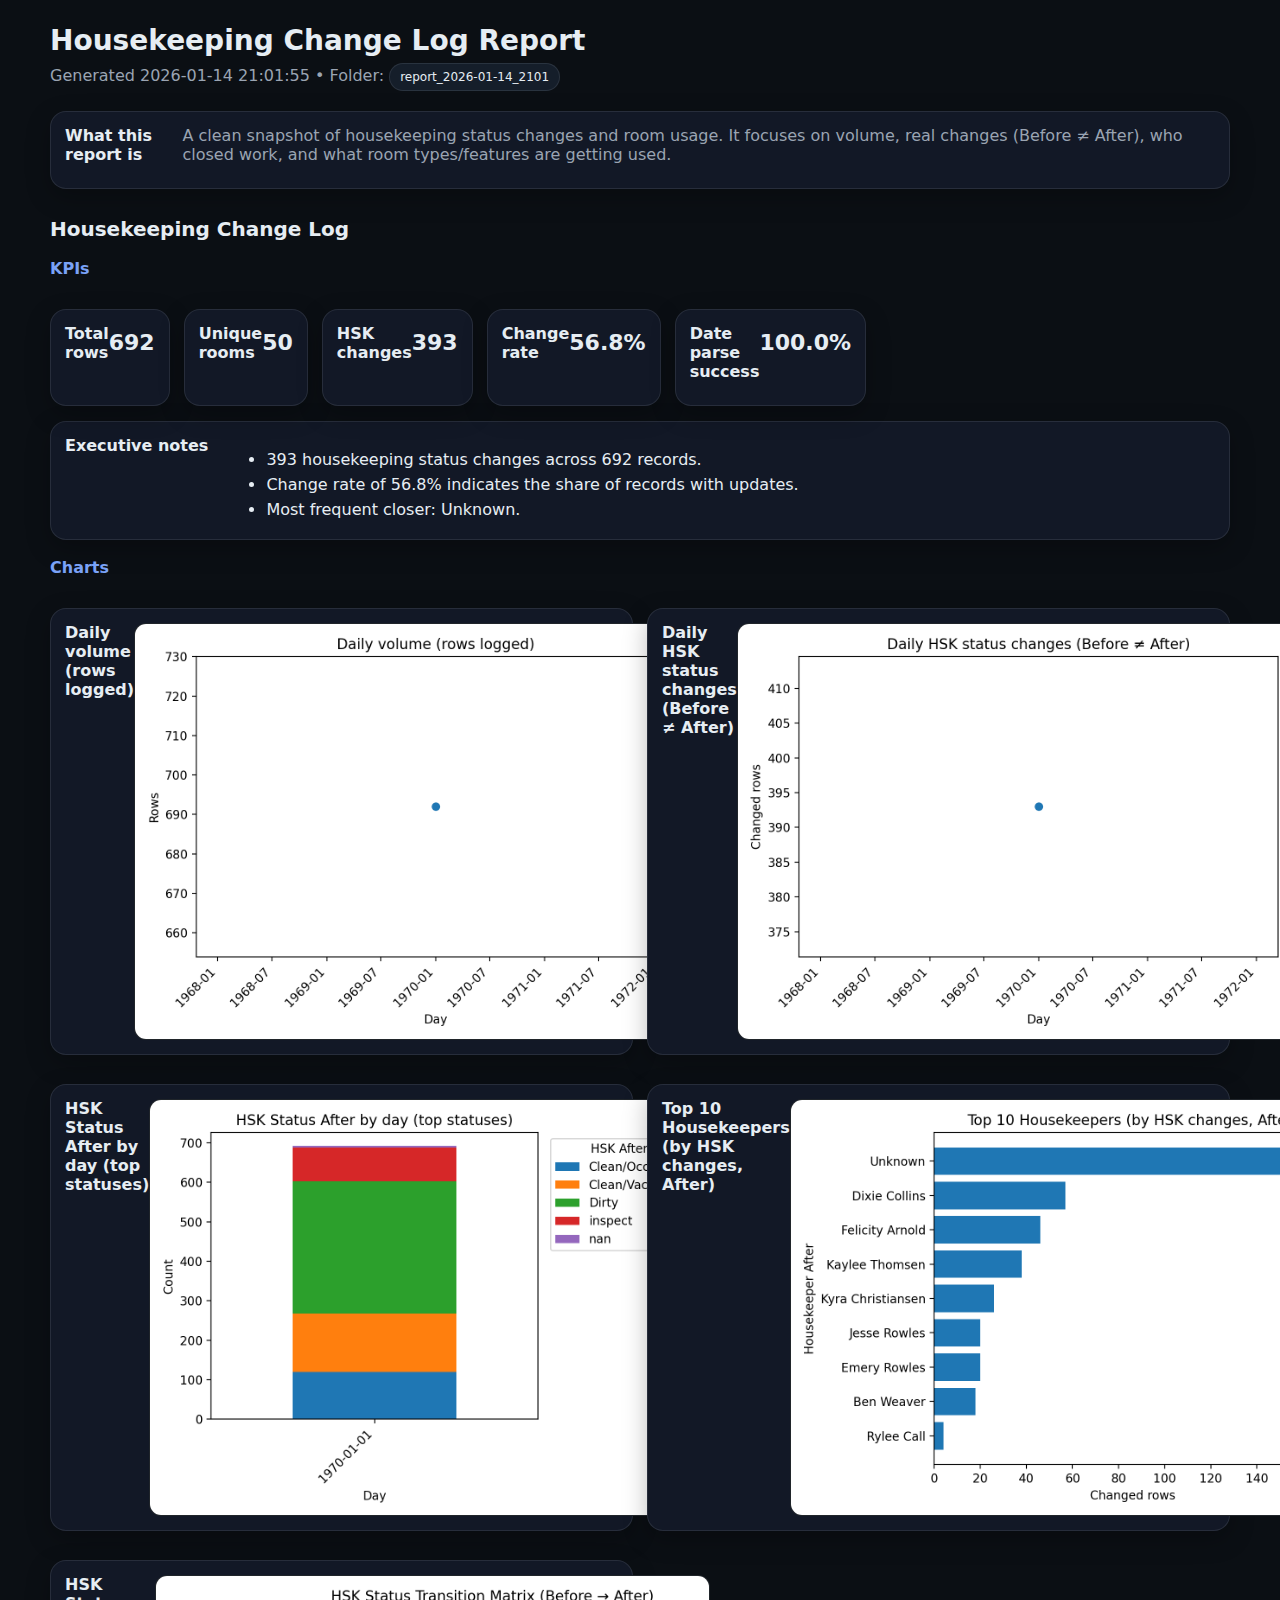
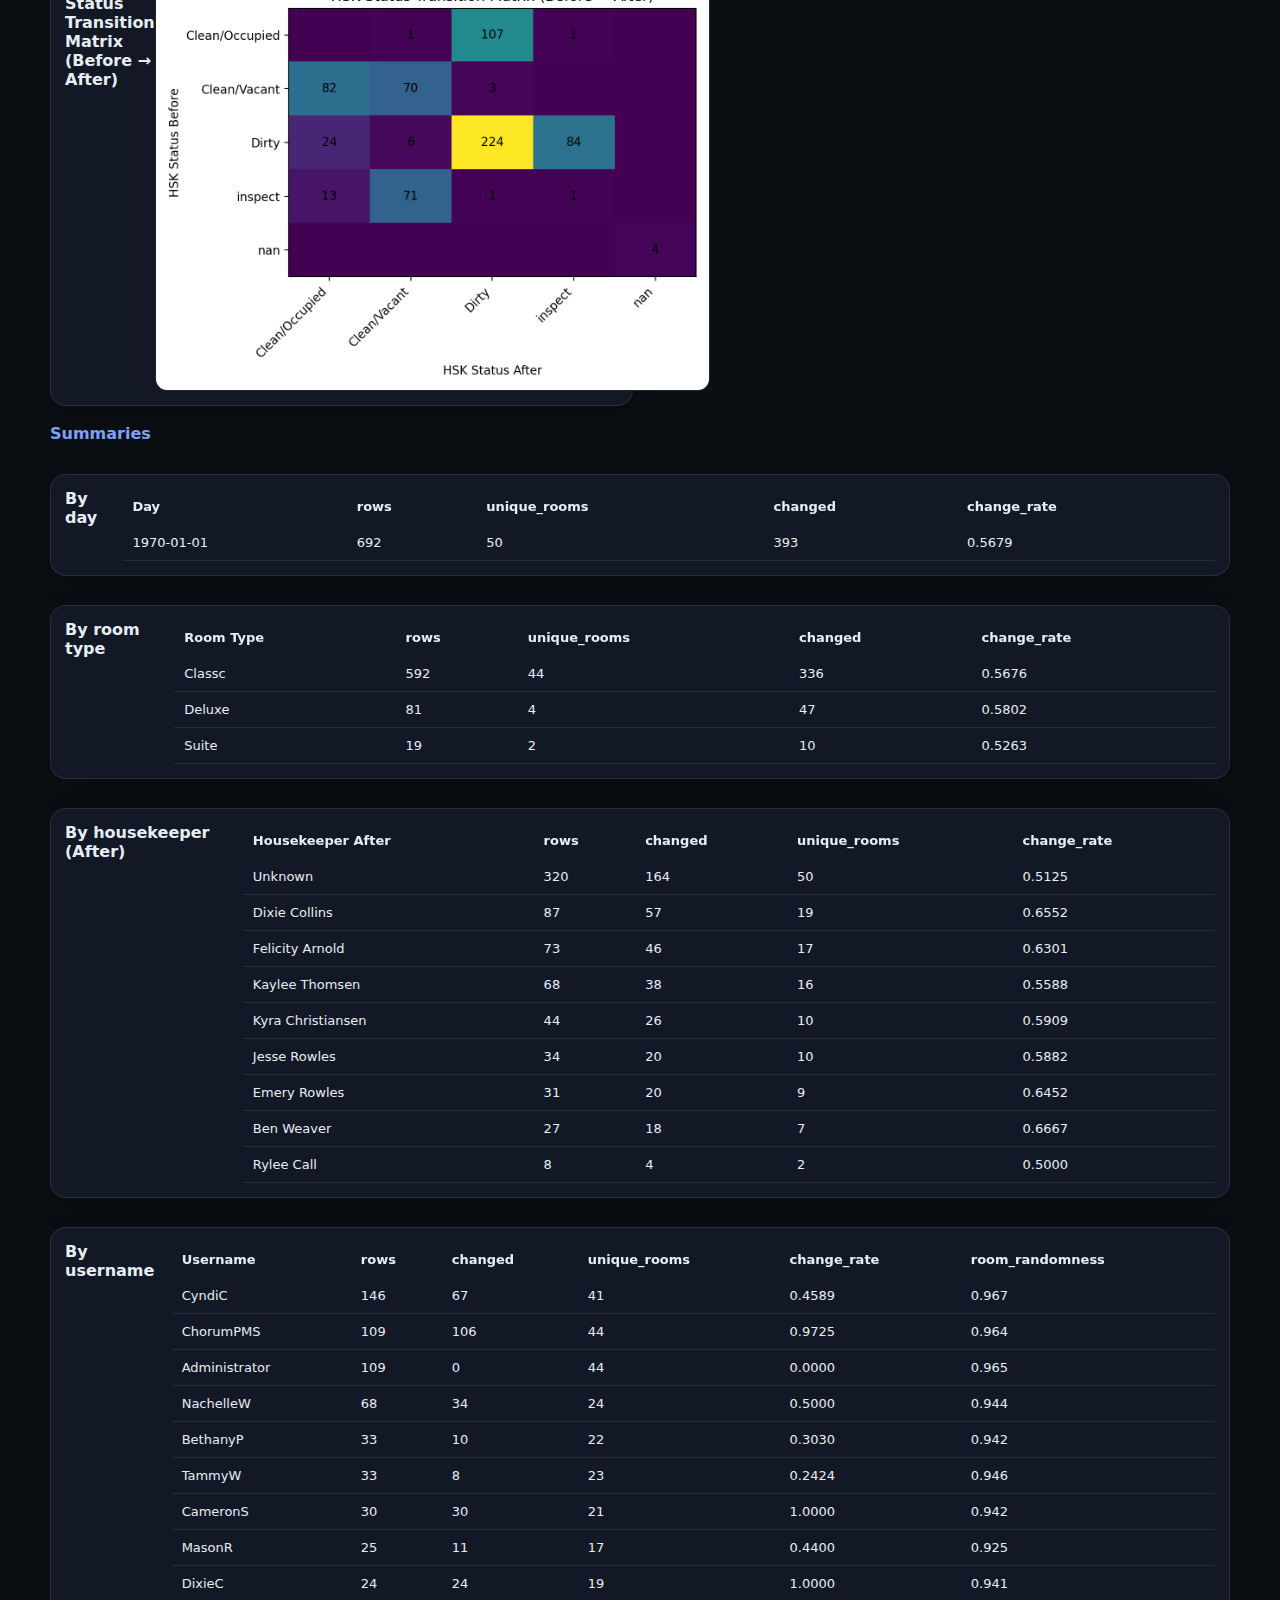
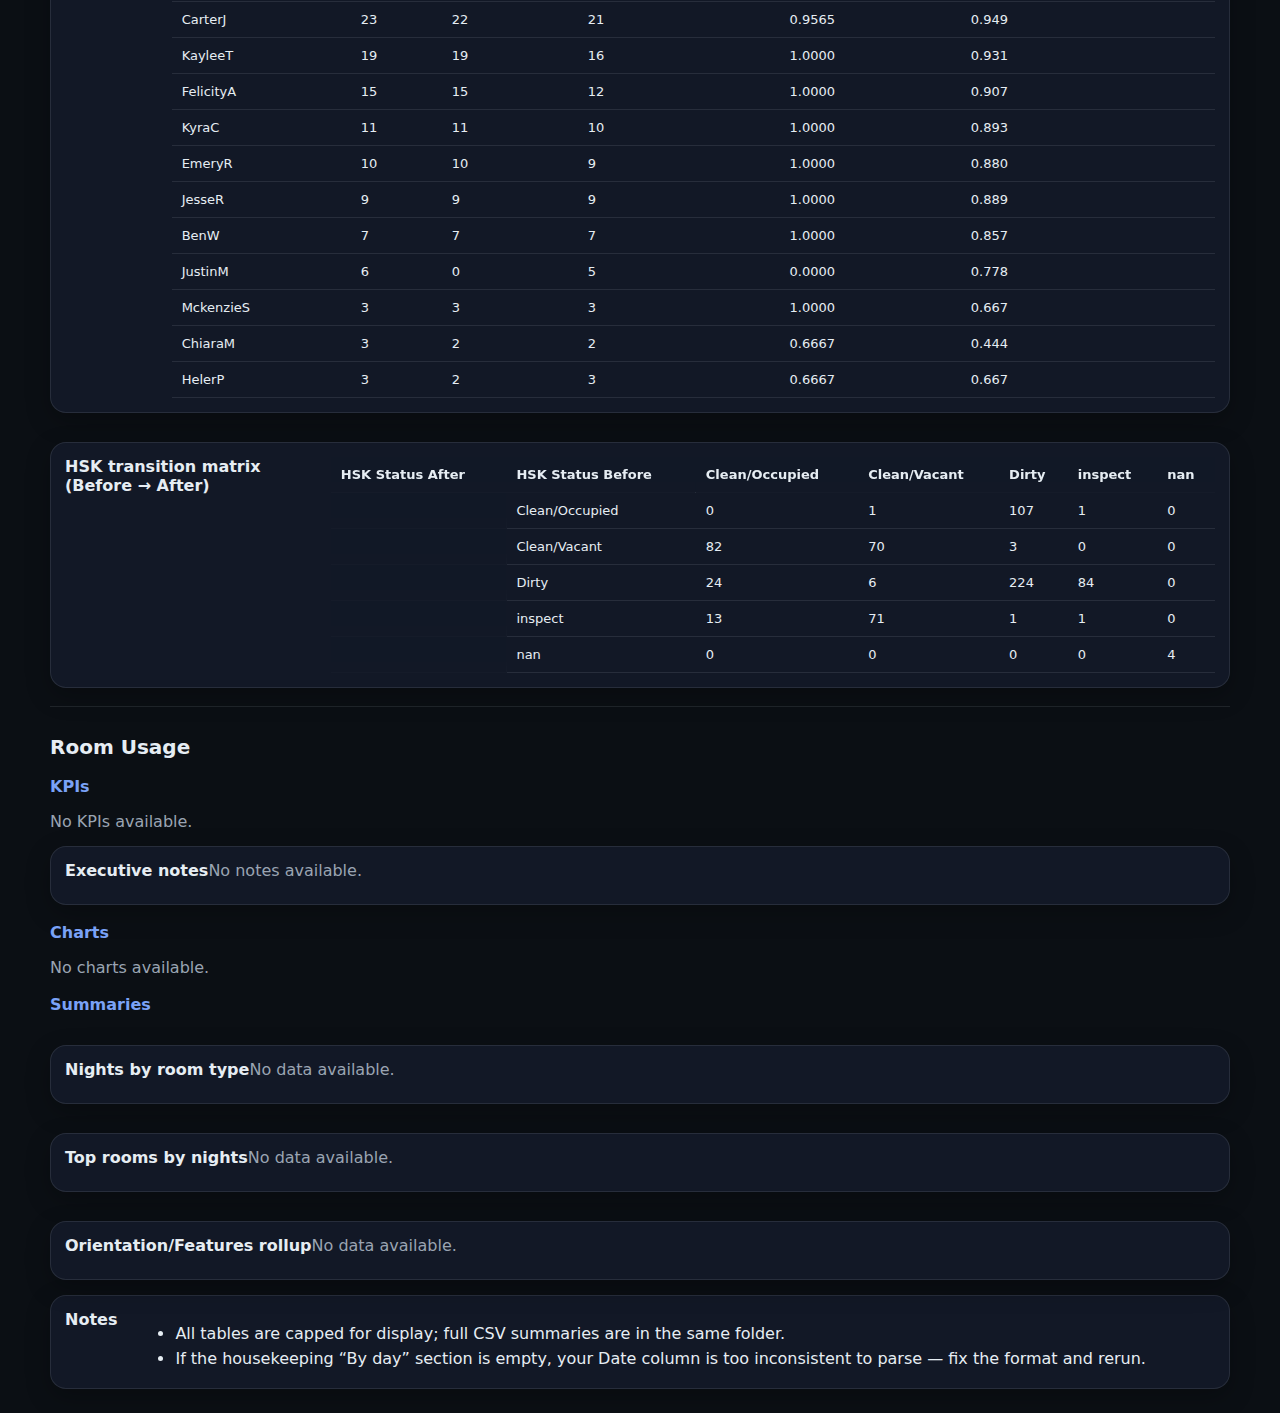
<file: report_2026-01-14_2101/report.html>
<!doctype html>
<head>
    <meta charset="UTF-8">
    <meta name="viewport" content="width=device-width, initial-scale=1.0">
    <title>My Website</title>
    <link rel="stylesheet" href="Report.css">
</head>
    <html>
    <body>
      <div class="wrap">
        <h1>Housekeeping Change Log Report</h1>
        <div class="sub">Generated 2026-01-14 21:01:55 • Folder: <span class="pill">report_2026-01-14_2101</span></div>

        <div class="card">
          <div class="caption">What this report is</div>
          <div class="muted">
            A clean snapshot of housekeeping status changes and room usage.
            It focuses on volume, real changes (Before ≠ After), who closed work, and what room types/features are getting used.
          </div>
        </div>

        <h2>Housekeeping Change Log</h2>
        <h3>KPIs</h3>
        <div class="grid">
            <div class="card span-3">
              <div class="caption">Total rows</div>
              <div class="kpi">692</div>
            </div>
            
            <div class="card span-3">
              <div class="caption">Unique rooms</div>
              <div class="kpi">50</div>
            </div>
            
            <div class="card span-3">
              <div class="caption">HSK changes</div>
              <div class="kpi">393</div>
            </div>
            
            <div class="card span-3">
              <div class="caption">Change rate</div>
              <div class="kpi">56.8%</div>
            </div>
            
            <div class="card span-3">
              <div class="caption">Date parse success</div>
              <div class="kpi">100.0%</div>
            </div>
            </div>

        <div class="card">
          <div class="caption">Executive notes</div>
          <ul><li>393 housekeeping status changes across 692 records.</li><li>Change rate of 56.8% indicates the share of records with updates.</li><li>Most frequent closer: Unknown.</li></ul>
        </div>

        <h3>Charts</h3>
        <div class="grid">
            <div class="card span-6">
              <div class="caption">Daily volume (rows logged)</div>
              <img src="daily_volume.png" alt="Daily volume (rows logged)">
              
            </div>
            
            <div class="card span-6">
              <div class="caption">Daily HSK status changes (Before ≠ After)</div>
              <img src="daily_changes.png" alt="Daily HSK status changes (Before ≠ After)">
              
            </div>
            
            <div class="card span-6">
              <div class="caption">HSK Status After by day (top statuses)</div>
              <img src="hsk_after_by_day.png" alt="HSK Status After by day (top statuses)">
              
            </div>
            
            <div class="card span-6">
              <div class="caption">Top 10 Housekeepers (by HSK changes, After)</div>
              <img src="top_housekeepers_after.png" alt="Top 10 Housekeepers (by HSK changes, After)">
              
            </div>
            
            <div class="card span-6">
              <div class="caption">HSK Status Transition Matrix (Before → After)</div>
              <img src="hsk_transition_heatmap.png" alt="HSK Status Transition Matrix (Before → After)">
              
            </div>
            </div>

        <h3>Summaries</h3>
        <div class="grid">
          <div class="card span-12">
            <div class="caption">By day</div>
            <table class="dataframe table">
  <thead>
    <tr style="text-align: right;">
      <th>Day</th>
      <th>rows</th>
      <th>unique_rooms</th>
      <th>changed</th>
      <th>change_rate</th>
    </tr>
  </thead>
  <tbody>
    <tr>
      <td>1970-01-01</td>
      <td>692</td>
      <td>50</td>
      <td>393</td>
      <td>0.5679</td>
    </tr>
  </tbody>
</table>
          </div>
          <div class="card span-12">
            <div class="caption">By room type</div>
            <table class="dataframe table">
  <thead>
    <tr style="text-align: right;">
      <th>Room Type</th>
      <th>rows</th>
      <th>unique_rooms</th>
      <th>changed</th>
      <th>change_rate</th>
    </tr>
  </thead>
  <tbody>
    <tr>
      <td>Classc</td>
      <td>592</td>
      <td>44</td>
      <td>336</td>
      <td>0.5676</td>
    </tr>
    <tr>
      <td>Deluxe</td>
      <td>81</td>
      <td>4</td>
      <td>47</td>
      <td>0.5802</td>
    </tr>
    <tr>
      <td>Suite</td>
      <td>19</td>
      <td>2</td>
      <td>10</td>
      <td>0.5263</td>
    </tr>
  </tbody>
</table>
          </div>
          <div class="card span-12">
            <div class="caption">By housekeeper (After)</div>
            <table class="dataframe table">
  <thead>
    <tr style="text-align: right;">
      <th>Housekeeper After</th>
      <th>rows</th>
      <th>changed</th>
      <th>unique_rooms</th>
      <th>change_rate</th>
    </tr>
  </thead>
  <tbody>
    <tr>
      <td>Unknown</td>
      <td>320</td>
      <td>164</td>
      <td>50</td>
      <td>0.5125</td>
    </tr>
    <tr>
      <td>Dixie Collins</td>
      <td>87</td>
      <td>57</td>
      <td>19</td>
      <td>0.6552</td>
    </tr>
    <tr>
      <td>Felicity Arnold</td>
      <td>73</td>
      <td>46</td>
      <td>17</td>
      <td>0.6301</td>
    </tr>
    <tr>
      <td>Kaylee Thomsen</td>
      <td>68</td>
      <td>38</td>
      <td>16</td>
      <td>0.5588</td>
    </tr>
    <tr>
      <td>Kyra Christiansen</td>
      <td>44</td>
      <td>26</td>
      <td>10</td>
      <td>0.5909</td>
    </tr>
    <tr>
      <td>Jesse Rowles</td>
      <td>34</td>
      <td>20</td>
      <td>10</td>
      <td>0.5882</td>
    </tr>
    <tr>
      <td>Emery Rowles</td>
      <td>31</td>
      <td>20</td>
      <td>9</td>
      <td>0.6452</td>
    </tr>
    <tr>
      <td>Ben Weaver</td>
      <td>27</td>
      <td>18</td>
      <td>7</td>
      <td>0.6667</td>
    </tr>
    <tr>
      <td>Rylee Call</td>
      <td>8</td>
      <td>4</td>
      <td>2</td>
      <td>0.5000</td>
    </tr>
  </tbody>
</table>
          </div>
          <div class="card span-12">
            <div class="caption">By username</div>
            <table class="dataframe table">
  <thead>
    <tr style="text-align: right;">
      <th>Username</th>
      <th>rows</th>
      <th>changed</th>
      <th>unique_rooms</th>
      <th>change_rate</th>
      <th>room_randomness</th>
    </tr>
  </thead>
  <tbody>
    <tr>
      <td>CyndiC</td>
      <td>146</td>
      <td>67</td>
      <td>41</td>
      <td>0.4589</td>
      <td>0.967</td>
    </tr>
    <tr>
      <td>ChorumPMS</td>
      <td>109</td>
      <td>106</td>
      <td>44</td>
      <td>0.9725</td>
      <td>0.964</td>
    </tr>
    <tr>
      <td>Administrator</td>
      <td>109</td>
      <td>0</td>
      <td>44</td>
      <td>0.0000</td>
      <td>0.965</td>
    </tr>
    <tr>
      <td>NachelleW</td>
      <td>68</td>
      <td>34</td>
      <td>24</td>
      <td>0.5000</td>
      <td>0.944</td>
    </tr>
    <tr>
      <td>BethanyP</td>
      <td>33</td>
      <td>10</td>
      <td>22</td>
      <td>0.3030</td>
      <td>0.942</td>
    </tr>
    <tr>
      <td>TammyW</td>
      <td>33</td>
      <td>8</td>
      <td>23</td>
      <td>0.2424</td>
      <td>0.946</td>
    </tr>
    <tr>
      <td>CameronS</td>
      <td>30</td>
      <td>30</td>
      <td>21</td>
      <td>1.0000</td>
      <td>0.942</td>
    </tr>
    <tr>
      <td>MasonR</td>
      <td>25</td>
      <td>11</td>
      <td>17</td>
      <td>0.4400</td>
      <td>0.925</td>
    </tr>
    <tr>
      <td>DixieC</td>
      <td>24</td>
      <td>24</td>
      <td>19</td>
      <td>1.0000</td>
      <td>0.941</td>
    </tr>
    <tr>
      <td>CarterJ</td>
      <td>23</td>
      <td>22</td>
      <td>21</td>
      <td>0.9565</td>
      <td>0.949</td>
    </tr>
    <tr>
      <td>KayleeT</td>
      <td>19</td>
      <td>19</td>
      <td>16</td>
      <td>1.0000</td>
      <td>0.931</td>
    </tr>
    <tr>
      <td>FelicityA</td>
      <td>15</td>
      <td>15</td>
      <td>12</td>
      <td>1.0000</td>
      <td>0.907</td>
    </tr>
    <tr>
      <td>KyraC</td>
      <td>11</td>
      <td>11</td>
      <td>10</td>
      <td>1.0000</td>
      <td>0.893</td>
    </tr>
    <tr>
      <td>EmeryR</td>
      <td>10</td>
      <td>10</td>
      <td>9</td>
      <td>1.0000</td>
      <td>0.880</td>
    </tr>
    <tr>
      <td>JesseR</td>
      <td>9</td>
      <td>9</td>
      <td>9</td>
      <td>1.0000</td>
      <td>0.889</td>
    </tr>
    <tr>
      <td>BenW</td>
      <td>7</td>
      <td>7</td>
      <td>7</td>
      <td>1.0000</td>
      <td>0.857</td>
    </tr>
    <tr>
      <td>JustinM</td>
      <td>6</td>
      <td>0</td>
      <td>5</td>
      <td>0.0000</td>
      <td>0.778</td>
    </tr>
    <tr>
      <td>MckenzieS</td>
      <td>3</td>
      <td>3</td>
      <td>3</td>
      <td>1.0000</td>
      <td>0.667</td>
    </tr>
    <tr>
      <td>ChiaraM</td>
      <td>3</td>
      <td>2</td>
      <td>2</td>
      <td>0.6667</td>
      <td>0.444</td>
    </tr>
    <tr>
      <td>HelerP</td>
      <td>3</td>
      <td>2</td>
      <td>3</td>
      <td>0.6667</td>
      <td>0.667</td>
    </tr>
  </tbody>
</table>
          </div>
          <div class="card span-12">
            <div class="caption">HSK transition matrix (Before → After)</div>
            <table class="dataframe table">
  <thead>
    <tr style="text-align: right;">
      <th>HSK Status After</th>
      <th>HSK Status Before</th>
      <th>Clean/Occupied</th>
      <th>Clean/Vacant</th>
      <th>Dirty</th>
      <th>inspect</th>
      <th>nan</th>
    </tr>
  </thead>
  <tbody>
    <tr>
      <th></th>
      <td>Clean/Occupied</td>
      <td>0</td>
      <td>1</td>
      <td>107</td>
      <td>1</td>
      <td>0</td>
    </tr>
    <tr>
      <th></th>
      <td>Clean/Vacant</td>
      <td>82</td>
      <td>70</td>
      <td>3</td>
      <td>0</td>
      <td>0</td>
    </tr>
    <tr>
      <th></th>
      <td>Dirty</td>
      <td>24</td>
      <td>6</td>
      <td>224</td>
      <td>84</td>
      <td>0</td>
    </tr>
    <tr>
      <th></th>
      <td>inspect</td>
      <td>13</td>
      <td>71</td>
      <td>1</td>
      <td>1</td>
      <td>0</td>
    </tr>
    <tr>
      <th></th>
      <td>nan</td>
      <td>0</td>
      <td>0</td>
      <td>0</td>
      <td>0</td>
      <td>4</td>
    </tr>
  </tbody>
</table>
          </div>
        </div>

        <div class="hr"></div>

        <h2>Room Usage</h2>
        <h3>KPIs</h3>
        <div class="muted">No KPIs available.</div>

        <div class="card">
          <div class="caption">Executive notes</div>
          <div class="muted">No notes available.</div>
        </div>

        <h3>Charts</h3>
        <div class="muted">No charts available.</div>

        <h3>Summaries</h3>
        <div class="grid">
          <div class="card span-12">
            <div class="caption">Nights by room type</div>
            <div class="muted">No data available.</div>
          </div>
          <div class="card span-12">
            <div class="caption">Top rooms by nights</div>
            <div class="muted">No data available.</div>
          </div>
          <div class="card span-12">
            <div class="caption">Orientation/Features rollup</div>
            <div class="muted">No data available.</div>
          </div>
        </div>
        
        <div class="card">
          <div class="caption">Notes</div>
          <ul>
            <li>All tables are capped for display; full CSV summaries are in the same folder.</li>
            <li>If the housekeeping “By day” section is empty, your Date column is too inconsistent to parse — fix the format and rerun.</li>
          </ul>
        </div>
      </div> 
    </body>
    </html>
</file>
<file: Report.css>
:root {
      --bg: #0b0f14;
      --card: #121826;
      --text: #e6edf3;
      --muted: #9aa4b2;
      --line: rgba(230,237,243,0.10);
      --accent: #7aa2f7;
    }
    body {
      background: var(--bg);
      color: var(--text);
      font-family: ui-sans-serif, system-ui, -apple-system, Segoe UI, Roboto, Arial, "Apple Color Emoji", "Segoe UI Emoji";
      margin: 0;
      padding: 24px;
    }
    .wrap { max-width: 1180px; margin: 0 auto; }
    h1 { margin: 0 0 6px; font-size: 28px; }
    h2 { margin-top: 28px; font-size: 20px; }
    h3 { margin-top: 18px; font-size: 16px; color: var(--accent); }
    .sub { color: var(--muted); margin-bottom: 20px; }
    .grid { display: grid; gap: 14px; grid-template-columns: repeat(12, 1fr); }
    .card {
      background: var(--card);
      border: 1px solid var(--line);
      border-radius: 16px;
      padding: 14px;
      box-shadow: 0 8px 24px rgba(0,0,0,0.25);
      display:flex;
      margin-top: 15px;
    }
    .span-12 { grid-column: span 12; }
    .span-6 { grid-column: span 6; }
    .span-4 { grid-column: span 4; }
    .span-8 { grid-column: span 8; }
    .muted { color: var(--muted); }
    ul { margin: 8px 0 0 18px; }
    li { margin: 6px 0; }
    .table-wrap { overflow-x: auto; border-radius: 12px; }
    table { width: 100%; border-collapse: collapse; font-size: 13px; }
    th, td { padding: 10px 10px; border-bottom: 1px solid var(--line); text-align: left; vertical-align: top; }
    th { position: sticky; top: 0; background: rgba(18,24,38,0.95); backdrop-filter: blur(6px); }
    img { width: 100%; height: auto; border-radius: 12px; border: 1px solid var(--line); background: #0b0f14; }
    .caption { font-weight: 600; margin-bottom: 10px; }
    .pill {
      display: inline-block; padding: 6px 10px; border-radius: 999px;
      border: 1px solid var(--line); background: rgba(122,162,247,0.10);
      color: var(--text); font-size: 12px;
    }
    .kpi { font-size: 22px; font-weight: 700; margin-top: 6px; }
    .kpi-label { color: var(--muted); font-size: 12px; }
    .hr { height: 1px; background: var(--line); margin: 18px 0; }
    @media (max-width: 900px){
      .span-6,.span-4,.span-8 { grid-column: span 12; }
      body { padding: 14px; }
    }
</file>
<file: report_2026-01-14_2101/Report.css>
:root {
      --bg: #0b0f14;
      --card: #121826;
      --text: #e6edf3;
      --muted: #9aa4b2;
      --line: rgba(230,237,243,0.10);
      --accent: #7aa2f7;
    }
    body {
      background: var(--bg);
      color: var(--text);
      font-family: ui-sans-serif, system-ui, -apple-system, Segoe UI, Roboto, Arial, "Apple Color Emoji", "Segoe UI Emoji";
      margin: 0;
      padding: 24px;
    }
    .wrap { max-width: 1180px; margin: 0 auto; }
    h1 { margin: 0 0 6px; font-size: 28px; }
    h2 { margin-top: 28px; font-size: 20px; }
    h3 { margin-top: 18px; font-size: 16px; color: var(--accent); }
    .sub { color: var(--muted); margin-bottom: 20px; }
    .grid { display: grid; gap: 14px; grid-template-columns: repeat(12, 1fr); }
    .card {
      background: var(--card);
      border: 1px solid var(--line);
      border-radius: 16px;
      padding: 14px;
      box-shadow: 0 8px 24px rgba(0,0,0,0.25);
      display:flex;
      margin-top: 15px;
    }
    .span-12 { grid-column: span 12; }
    .span-6 { grid-column: span 6; }
    .span-4 { grid-column: span 4; }
    .span-8 { grid-column: span 8; }
    .muted { color: var(--muted); }
    ul { margin: 8px 0 0 18px; }
    li { margin: 6px 0; }
    .table-wrap { overflow-x: auto; border-radius: 12px; }
    table { width: 100%; border-collapse: collapse; font-size: 13px; }
    th, td { padding: 10px 10px; border-bottom: 1px solid var(--line); text-align: left; vertical-align: top; }
    th { position: sticky; top: 0; background: rgba(18,24,38,0.95); backdrop-filter: blur(6px); }
    img { width: 100%; height: auto; border-radius: 12px; border: 1px solid var(--line); background: #0b0f14; }
    .caption { font-weight: 600; margin-bottom: 10px; }
    .pill {
      display: inline-block; padding: 6px 10px; border-radius: 999px;
      border: 1px solid var(--line); background: rgba(122,162,247,0.10);
      color: var(--text); font-size: 12px;
    }
    .kpi { font-size: 22px; font-weight: 700; margin-top: 6px; }
    .kpi-label { color: var(--muted); font-size: 12px; }
    .hr { height: 1px; background: var(--line); margin: 18px 0; }
    @media (max-width: 900px){
      .span-6,.span-4,.span-8 { grid-column: span 12; }
      body { padding: 14px; }
    }
</file>
